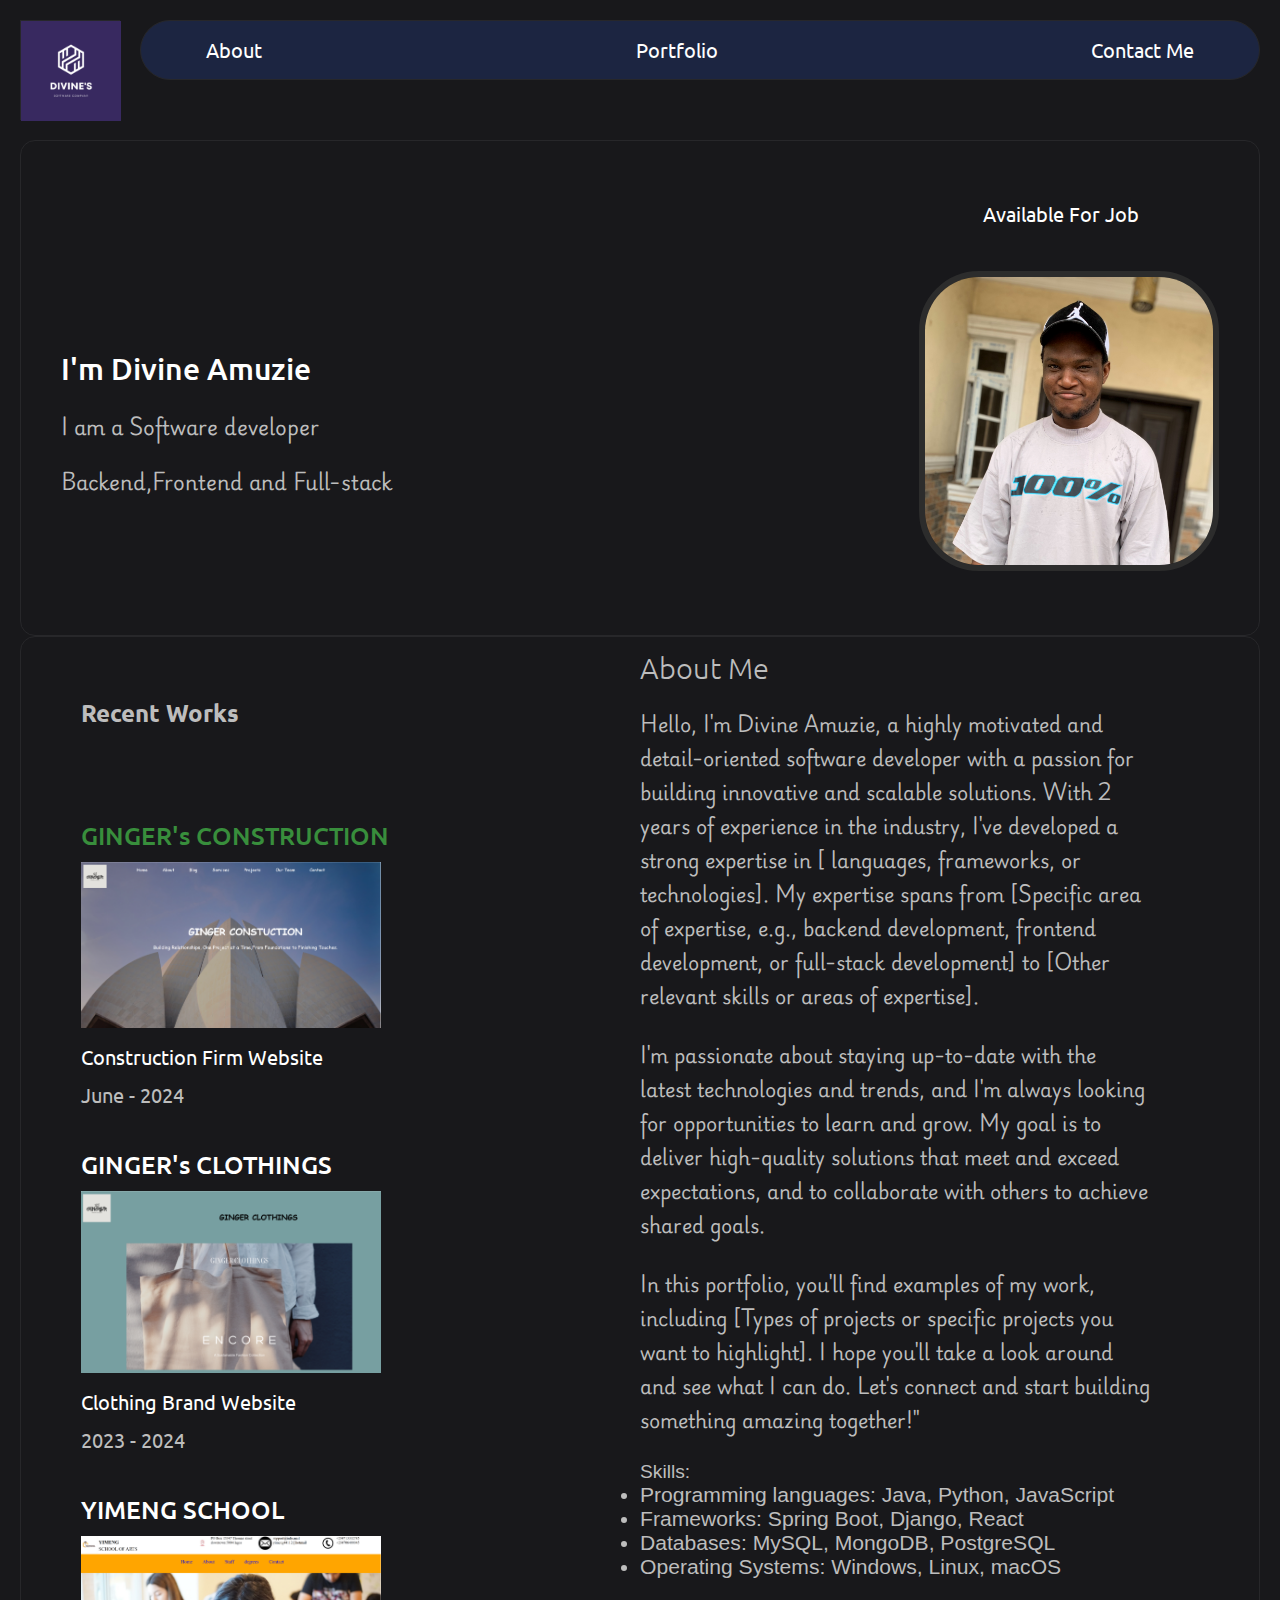
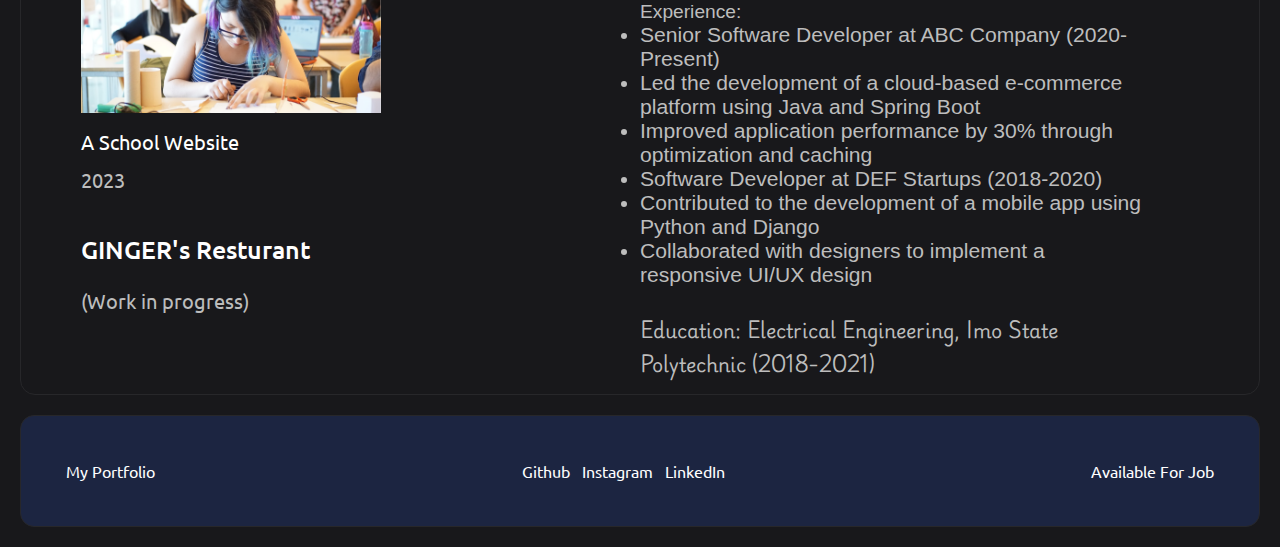
<file: index.html>
<!Doctype HTML>
<html>
	
	<head>
			<meta charset="UTF-8">
			<meta name="veiwport" content="width=device-width,
			 inital-scale=1.0">
			 <title>My Portfolio</title>
			 <link href="mainsheet.css" rel="stylesheet">
			 <style type="text/css">
			 
			 
			
			@import url('https://fonts.googleapis.com/css2?family=Playwrite+DE+Grund:wght@300&display=swap');
			
			@import url('https://fonts.googleapis.com/css2?family=Playwrite+DE+Grund:wght@100&display=swap');



			@import url('https://fonts.googleapis.com/css2?family=Ubuntu:ital,wght@0,300;0,400;0,500;0,700;1,300;1,400;1,500;1,700&display=swap');
			 
			 
					
					
					
			
			
			  
			 </style>
	</head>
	<body>
			<div class="nav" id="nav">
					<div class="logo">		
						<a href="#"><img src="images/logo1.png" width="100px" alt="my logo"></a>
					</div>
					<div class="links">
						<a href="#about">About</a>
						<a href="#nav">Portfolio</a>
						<a href="#footer">Contact Me</a>
						
					</div>
			
			</div>
	
			<div class="about">
				 <div class="left">
						<div class="info">
							<h2>I'm Divine Amuzie</h2>
							 <p>I am a Software developer</p>
							 <p> Backend,Frontend and Full-stack </p>
							 
						</div>
				 </div>
				 <div class="right">
							<a href="#" class="line">Available For Job</a>
							<img src="images/divine.png" alt="my picture">
				 </div>
				 </div>
				 
				 <div class="works">
						<div class="left">
							<h3>Recent Works</h3>
							<div class="works-list">
								<div class="item">
									<div class="work-info">
									<h5 class="active">GINGER's CONSTRUCTION</h5>
									<img src="images/gin_con.png" width="300px" alt="a constuction website">
									<p><a href="gin_construction_project/home.html">Construction Firm Website</a></p>
									<p>June - 2024</p>
								</div>
							</div>
								<div class="item">
									<div class="work-info">
									<h5>GINGER's CLOTHINGS</h5>
									<img src="images/gin_cloth.png" width="300px" alt="a clothing website">
									<p><a href="gin_clothing_project/ginger.html">Clothing Brand Website</a></p>
									<p>2023 - 2024</p>
								</div>
							</div>
							<div class="item">
									<div class="work-info">
									<h5>YIMENG SCHOOL</h5>
									<img src="images/yin.png" width="300px" alt="a school website">
									<p> <a href="yimeng_school_project/homepage.html">A School Website</a> </p>
									<p>2023</p>
									</div>
							</div>
							<div class="item">
									<div class="work-info">
									<h5>GINGER's Resturant</h5>
									<p>(Work in progress)</p>
									
								</div>
							</div>
					  </div>
				 </div>
				 
				 
			<div class="footer" id="footer">
				<a href="#nav">My Portfolio</a>
				<div class="socials">
						<a href="#">Github</a>
						<a href="#">Instagram</a>
						<a href="#">LinkedIn</a>
				</div>
					
					<a href="#" class="online">Available For Job</a>
			
			</div>
			
			
			<div class="about2" id="about">
			<h1>About Me</h1>
			<p>Hello, I'm Divine Amuzie, a highly motivated and detail-oriented software developer with a passion
				for building innovative and scalable solutions. With 2 years of experience in the industry, 
				I've developed a strong expertise in [ languages, frameworks, or technologies].
				My expertise spans from [Specific area of expertise, e.g., 
				backend development, frontend development, or full-stack development] to 
				[Other relevant skills or areas of expertise].</p><br>
			<P>I'm passionate about staying up-to-date with the latest technologies and trends, 
			and I'm always looking for opportunities to learn and grow. 
			My goal is to deliver high-quality solutions that meet and exceed expectations, 
			and to collaborate with others to achieve shared goals.</p><br>
			<p>In this portfolio, you'll find examples of my work, 
			including [Types of projects or specific projects you want to highlight]. 
			I hope you'll take a look around and see what I can do. 
			Let's connect and start building something amazing together!"</p><br>
			<ul>Skills:
 			<li>Programming languages: Java, Python, JavaScript</li>
 			<li>Frameworks: Spring Boot, Django, React</li>
 			<li>Databases: MySQL, MongoDB, PostgreSQL</li>
 			<li>Operating Systems: Windows, Linux, macOS</li><br>
			</ul>
			<ul>Experience:
			<li>Senior Software Developer at ABC Company (2020-Present)</li>
			<li>Led the development of a cloud-based e-commerce platform using Java and Spring Boot</li>
     		<li>Improved application performance by 30% through optimization and caching</li>
			<li>Software Developer at DEF Startups (2018-2020)</li>
     		<li>Contributed to the development of a mobile app using Python and Django</li>
     		<li>Collaborated with designers to implement a responsive UI/UX design</li>	
			</ul><br>
			<p>Education:
			Electrical Engineering, Imo State Polytechnic (2018-2021)</p>
			</div>
	
	</body>


















</html>
</file>
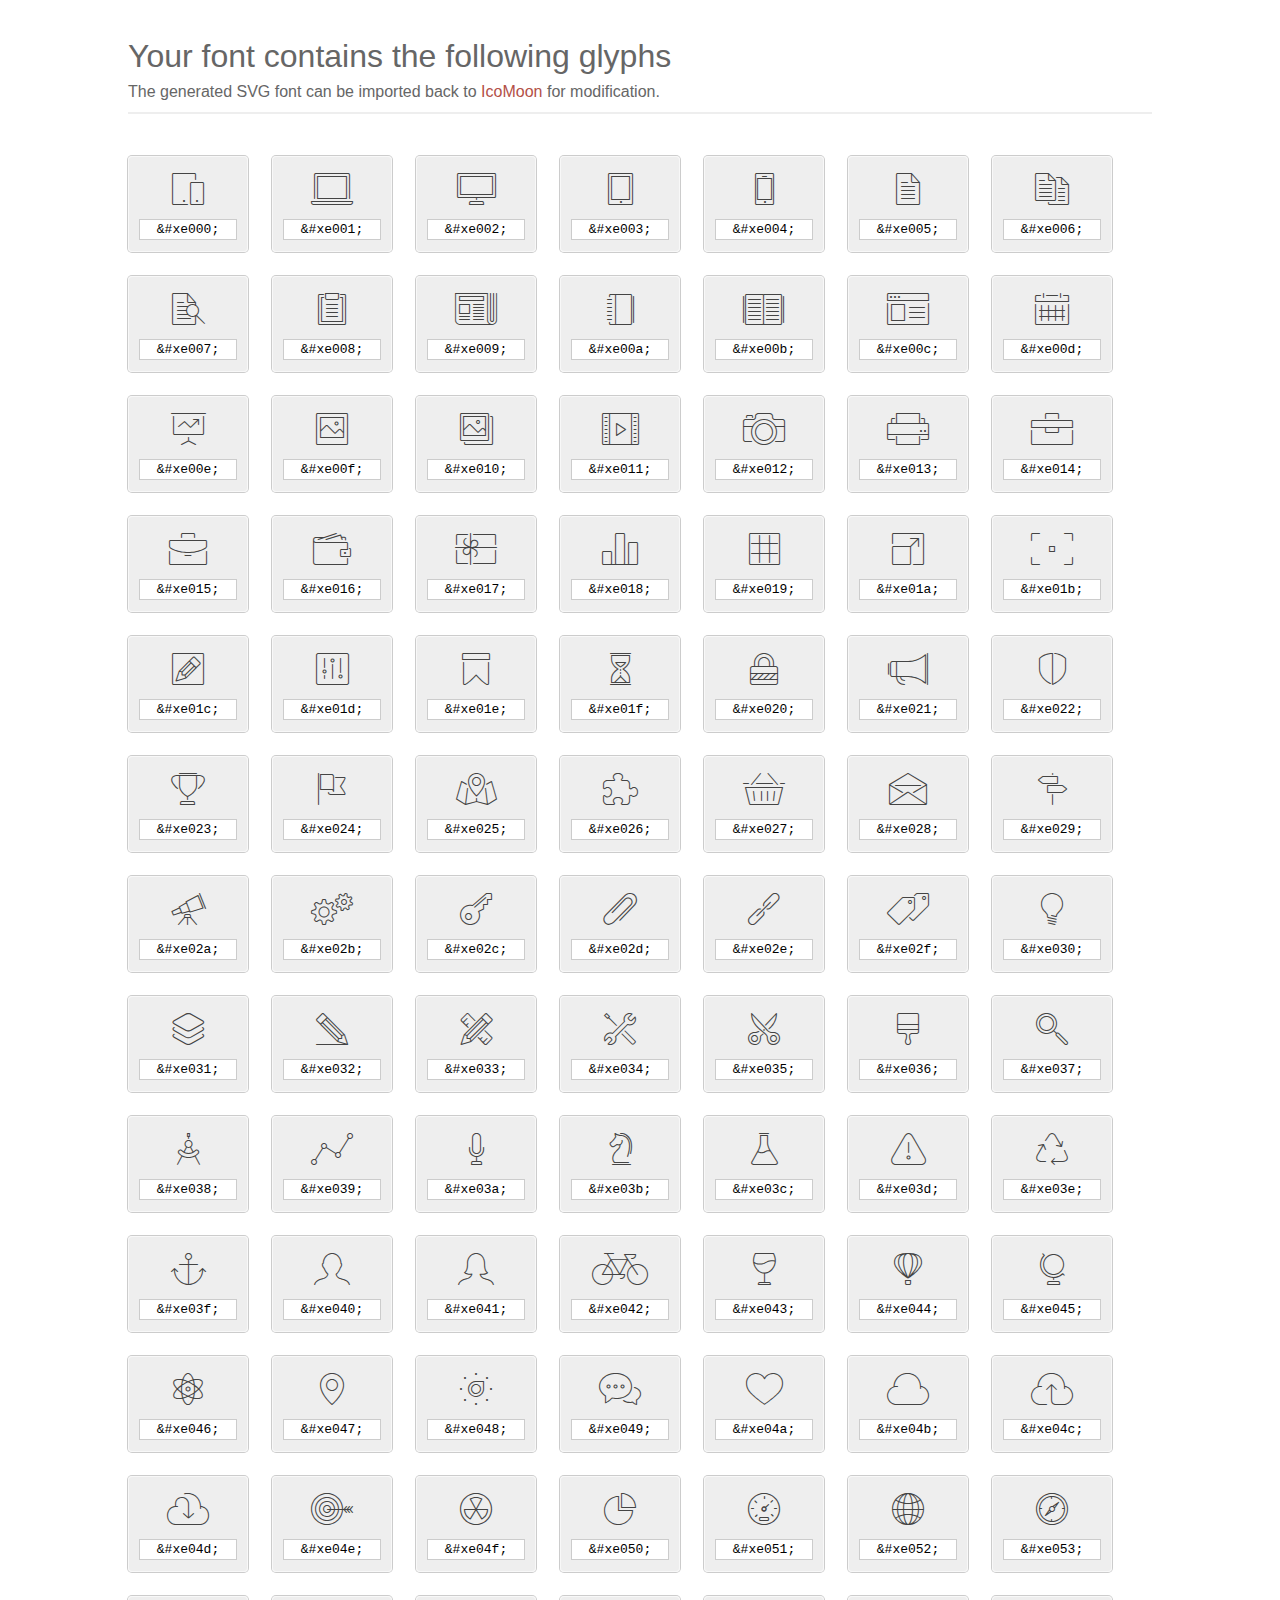
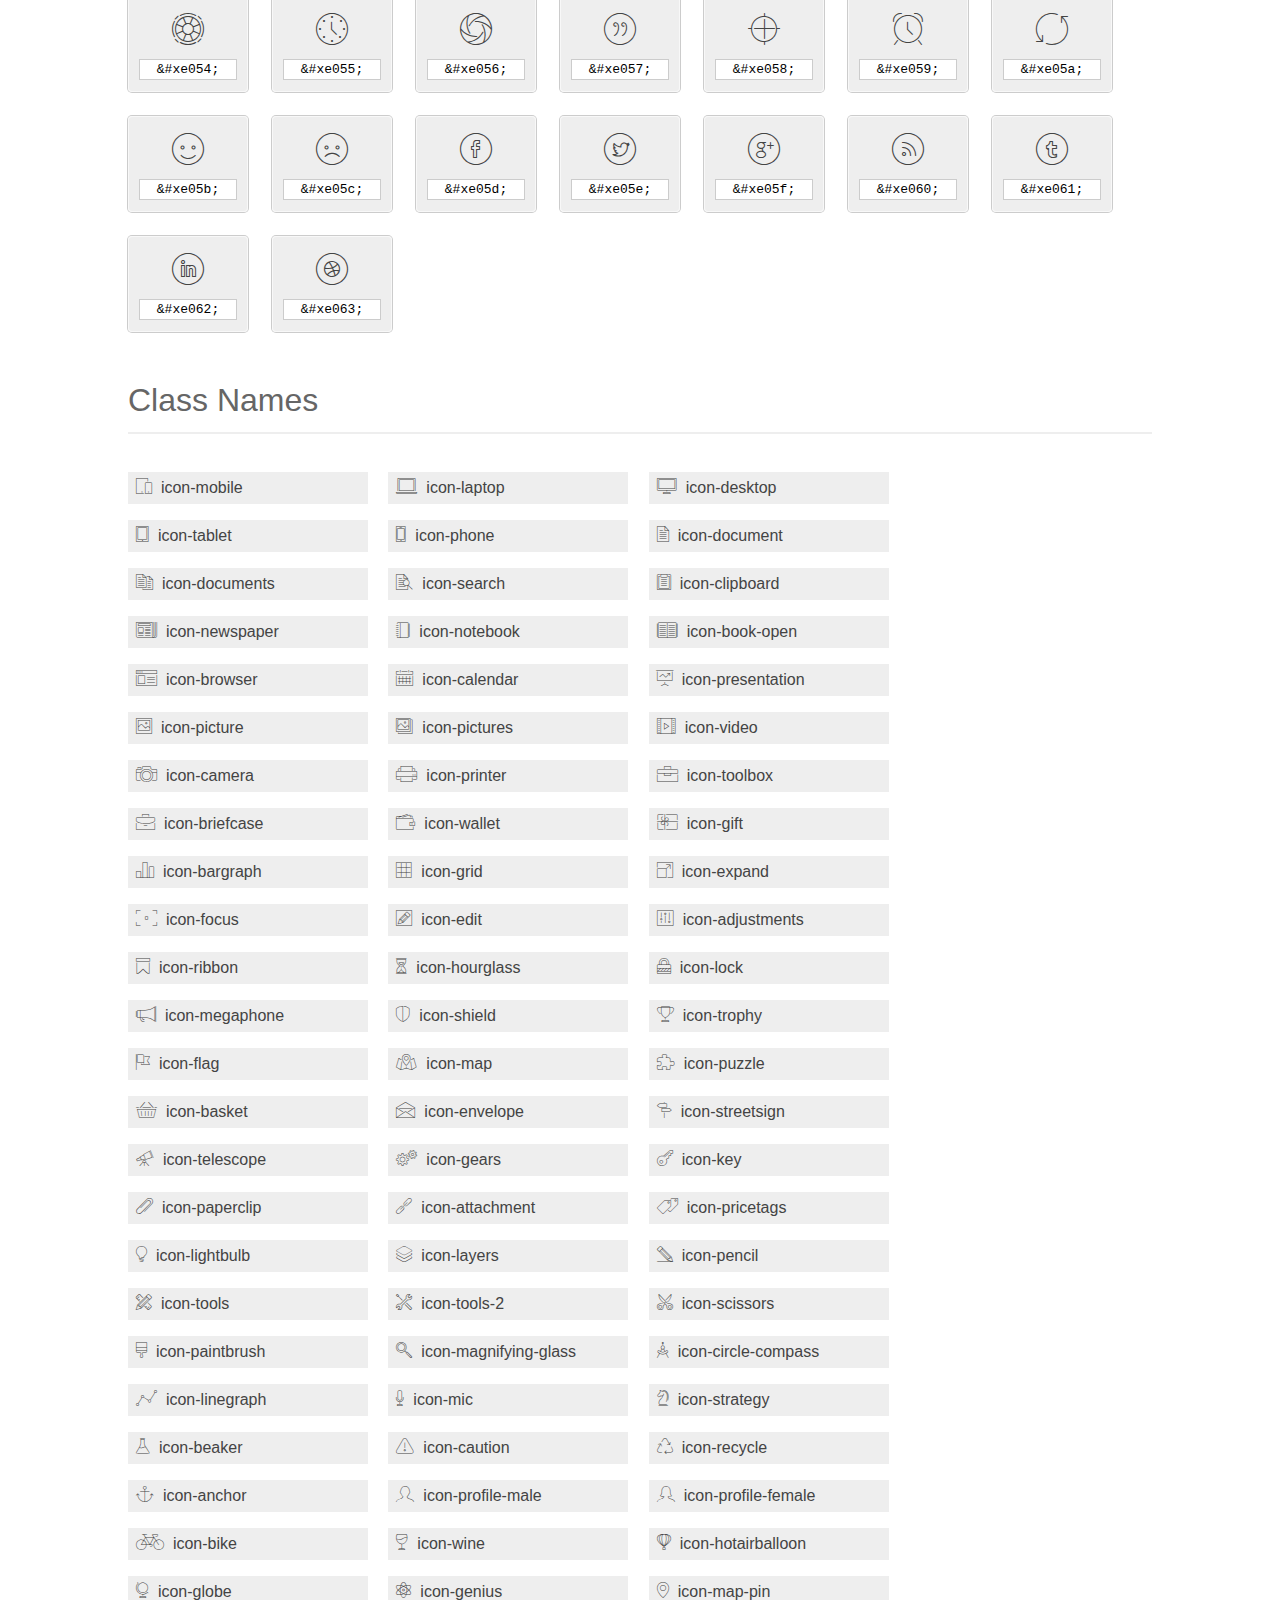
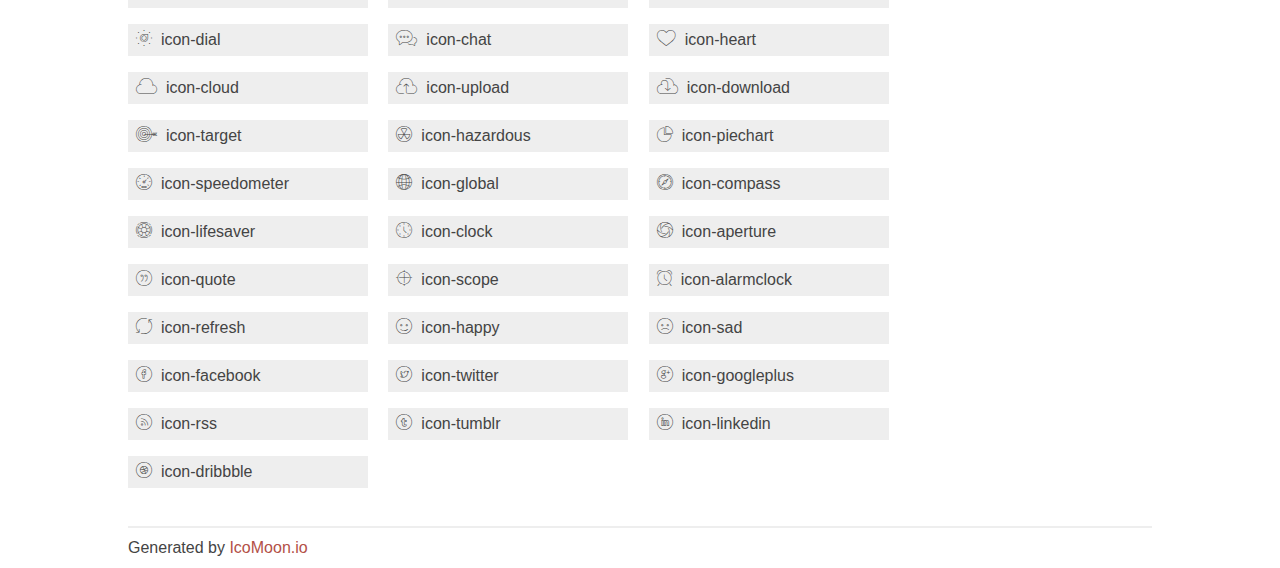
<file: fonts/et-line-font/index.html>
<!doctype html>
<html>
<head>
<title>Your Font/Glyphs</title>
<link rel="stylesheet" href="style.css" />
<!--[if lte IE 7]><script src="lte-ie7.js"></script><![endif]-->
<style>
	section, header, footer {display: block;}
	body {
		font-family: sans-serif;
		color: #444;
		line-height: 1.5;
		font-size: 1em;
	}
	* {
		-moz-box-sizing: border-box;
		-webkit-box-sizing: border-box;
		box-sizing: border-box;
		margin: 0;
		padding: 0;
	}
	.glyph {
		font-size: 16px;
		float: left;
		text-align: center;
		background: #eee;
		padding: .75em;
		margin: .75em 1.5em .75em 0;
		width: 7.5em;
		border-radius: .25em;
		box-shadow: inset 0 0 0 1px #f8f8f8, 0 0 0 1px #CCC;
	}
	.glyph input {
		font-family: consolas, monospace;
		font-size: 13px;
		width: 100%;
		text-align: center;
		border: 0;
		box-shadow: 0 0 0 1px #ccc;
		padding: .125em;
	}
	.w-main {
		width: 80%;
	}
	.centered {
		margin-left: auto;
		margin-right: auto;
	}
	.fs1 {
		font-size: 2em;
	}
	header {
		margin: 2em 0;
		padding-bottom: .5em;
		color: #666;
		box-shadow: 0 2px #eee;
	}
	header h1 {
		font-size: 2em;
		font-weight: normal;
	}
	.clearfix:before, .clearfix:after { content: ""; display: table; }
	.clearfix:after, .clear { clear: both; }
	footer {
		margin-top: 2em;
		padding: .5em 0;
		box-shadow: 0 -2px #eee;
	}
	a, a:visited {
		color: #B35047;
		text-decoration: none;
	}
	a:hover, a:focus {color: #000;}
	.box1 {
		font-size: 16px;
		display: inline-block;
		width: 15em;
		padding: .25em .5em;
		background: #eee;
		margin: .5em 1em .5em 0;
	}
</style>
</head>
<body>
	<div class="w-main centered">
	<section class="mtm clearfix" id="glyphs">
	<header>
		<h1>Your font contains the following glyphs</h1>
		<p>The generated SVG font can be imported back to <a href="http://icomoon.io/app">IcoMoon</a> for modification.</p>
	</header>
	<div class="glyph">
		<div class="fs1" aria-hidden="true" data-icon="&#xe000;"></div>
		<input type="text" readonly="readonly" value="&amp;#xe000;" />
	</div>
	<div class="glyph">
		<div class="fs1" aria-hidden="true" data-icon="&#xe001;"></div>
		<input type="text" readonly="readonly" value="&amp;#xe001;" />
	</div>
	<div class="glyph">
		<div class="fs1" aria-hidden="true" data-icon="&#xe002;"></div>
		<input type="text" readonly="readonly" value="&amp;#xe002;" />
	</div>
	<div class="glyph">
		<div class="fs1" aria-hidden="true" data-icon="&#xe003;"></div>
		<input type="text" readonly="readonly" value="&amp;#xe003;" />
	</div>
	<div class="glyph">
		<div class="fs1" aria-hidden="true" data-icon="&#xe004;"></div>
		<input type="text" readonly="readonly" value="&amp;#xe004;" />
	</div>
	<div class="glyph">
		<div class="fs1" aria-hidden="true" data-icon="&#xe005;"></div>
		<input type="text" readonly="readonly" value="&amp;#xe005;" />
	</div>
	<div class="glyph">
		<div class="fs1" aria-hidden="true" data-icon="&#xe006;"></div>
		<input type="text" readonly="readonly" value="&amp;#xe006;" />
	</div>
	<div class="glyph">
		<div class="fs1" aria-hidden="true" data-icon="&#xe007;"></div>
		<input type="text" readonly="readonly" value="&amp;#xe007;" />
	</div>
	<div class="glyph">
		<div class="fs1" aria-hidden="true" data-icon="&#xe008;"></div>
		<input type="text" readonly="readonly" value="&amp;#xe008;" />
	</div>
	<div class="glyph">
		<div class="fs1" aria-hidden="true" data-icon="&#xe009;"></div>
		<input type="text" readonly="readonly" value="&amp;#xe009;" />
	</div>
	<div class="glyph">
		<div class="fs1" aria-hidden="true" data-icon="&#xe00a;"></div>
		<input type="text" readonly="readonly" value="&amp;#xe00a;" />
	</div>
	<div class="glyph">
		<div class="fs1" aria-hidden="true" data-icon="&#xe00b;"></div>
		<input type="text" readonly="readonly" value="&amp;#xe00b;" />
	</div>
	<div class="glyph">
		<div class="fs1" aria-hidden="true" data-icon="&#xe00c;"></div>
		<input type="text" readonly="readonly" value="&amp;#xe00c;" />
	</div>
	<div class="glyph">
		<div class="fs1" aria-hidden="true" data-icon="&#xe00d;"></div>
		<input type="text" readonly="readonly" value="&amp;#xe00d;" />
	</div>
	<div class="glyph">
		<div class="fs1" aria-hidden="true" data-icon="&#xe00e;"></div>
		<input type="text" readonly="readonly" value="&amp;#xe00e;" />
	</div>
	<div class="glyph">
		<div class="fs1" aria-hidden="true" data-icon="&#xe00f;"></div>
		<input type="text" readonly="readonly" value="&amp;#xe00f;" />
	</div>
	<div class="glyph">
		<div class="fs1" aria-hidden="true" data-icon="&#xe010;"></div>
		<input type="text" readonly="readonly" value="&amp;#xe010;" />
	</div>
	<div class="glyph">
		<div class="fs1" aria-hidden="true" data-icon="&#xe011;"></div>
		<input type="text" readonly="readonly" value="&amp;#xe011;" />
	</div>
	<div class="glyph">
		<div class="fs1" aria-hidden="true" data-icon="&#xe012;"></div>
		<input type="text" readonly="readonly" value="&amp;#xe012;" />
	</div>
	<div class="glyph">
		<div class="fs1" aria-hidden="true" data-icon="&#xe013;"></div>
		<input type="text" readonly="readonly" value="&amp;#xe013;" />
	</div>
	<div class="glyph">
		<div class="fs1" aria-hidden="true" data-icon="&#xe014;"></div>
		<input type="text" readonly="readonly" value="&amp;#xe014;" />
	</div>
	<div class="glyph">
		<div class="fs1" aria-hidden="true" data-icon="&#xe015;"></div>
		<input type="text" readonly="readonly" value="&amp;#xe015;" />
	</div>
	<div class="glyph">
		<div class="fs1" aria-hidden="true" data-icon="&#xe016;"></div>
		<input type="text" readonly="readonly" value="&amp;#xe016;" />
	</div>
	<div class="glyph">
		<div class="fs1" aria-hidden="true" data-icon="&#xe017;"></div>
		<input type="text" readonly="readonly" value="&amp;#xe017;" />
	</div>
	<div class="glyph">
		<div class="fs1" aria-hidden="true" data-icon="&#xe018;"></div>
		<input type="text" readonly="readonly" value="&amp;#xe018;" />
	</div>
	<div class="glyph">
		<div class="fs1" aria-hidden="true" data-icon="&#xe019;"></div>
		<input type="text" readonly="readonly" value="&amp;#xe019;" />
	</div>
	<div class="glyph">
		<div class="fs1" aria-hidden="true" data-icon="&#xe01a;"></div>
		<input type="text" readonly="readonly" value="&amp;#xe01a;" />
	</div>
	<div class="glyph">
		<div class="fs1" aria-hidden="true" data-icon="&#xe01b;"></div>
		<input type="text" readonly="readonly" value="&amp;#xe01b;" />
	</div>
	<div class="glyph">
		<div class="fs1" aria-hidden="true" data-icon="&#xe01c;"></div>
		<input type="text" readonly="readonly" value="&amp;#xe01c;" />
	</div>
	<div class="glyph">
		<div class="fs1" aria-hidden="true" data-icon="&#xe01d;"></div>
		<input type="text" readonly="readonly" value="&amp;#xe01d;" />
	</div>
	<div class="glyph">
		<div class="fs1" aria-hidden="true" data-icon="&#xe01e;"></div>
		<input type="text" readonly="readonly" value="&amp;#xe01e;" />
	</div>
	<div class="glyph">
		<div class="fs1" aria-hidden="true" data-icon="&#xe01f;"></div>
		<input type="text" readonly="readonly" value="&amp;#xe01f;" />
	</div>
	<div class="glyph">
		<div class="fs1" aria-hidden="true" data-icon="&#xe020;"></div>
		<input type="text" readonly="readonly" value="&amp;#xe020;" />
	</div>
	<div class="glyph">
		<div class="fs1" aria-hidden="true" data-icon="&#xe021;"></div>
		<input type="text" readonly="readonly" value="&amp;#xe021;" />
	</div>
	<div class="glyph">
		<div class="fs1" aria-hidden="true" data-icon="&#xe022;"></div>
		<input type="text" readonly="readonly" value="&amp;#xe022;" />
	</div>
	<div class="glyph">
		<div class="fs1" aria-hidden="true" data-icon="&#xe023;"></div>
		<input type="text" readonly="readonly" value="&amp;#xe023;" />
	</div>
	<div class="glyph">
		<div class="fs1" aria-hidden="true" data-icon="&#xe024;"></div>
		<input type="text" readonly="readonly" value="&amp;#xe024;" />
	</div>
	<div class="glyph">
		<div class="fs1" aria-hidden="true" data-icon="&#xe025;"></div>
		<input type="text" readonly="readonly" value="&amp;#xe025;" />
	</div>
	<div class="glyph">
		<div class="fs1" aria-hidden="true" data-icon="&#xe026;"></div>
		<input type="text" readonly="readonly" value="&amp;#xe026;" />
	</div>
	<div class="glyph">
		<div class="fs1" aria-hidden="true" data-icon="&#xe027;"></div>
		<input type="text" readonly="readonly" value="&amp;#xe027;" />
	</div>
	<div class="glyph">
		<div class="fs1" aria-hidden="true" data-icon="&#xe028;"></div>
		<input type="text" readonly="readonly" value="&amp;#xe028;" />
	</div>
	<div class="glyph">
		<div class="fs1" aria-hidden="true" data-icon="&#xe029;"></div>
		<input type="text" readonly="readonly" value="&amp;#xe029;" />
	</div>
	<div class="glyph">
		<div class="fs1" aria-hidden="true" data-icon="&#xe02a;"></div>
		<input type="text" readonly="readonly" value="&amp;#xe02a;" />
	</div>
	<div class="glyph">
		<div class="fs1" aria-hidden="true" data-icon="&#xe02b;"></div>
		<input type="text" readonly="readonly" value="&amp;#xe02b;" />
	</div>
	<div class="glyph">
		<div class="fs1" aria-hidden="true" data-icon="&#xe02c;"></div>
		<input type="text" readonly="readonly" value="&amp;#xe02c;" />
	</div>
	<div class="glyph">
		<div class="fs1" aria-hidden="true" data-icon="&#xe02d;"></div>
		<input type="text" readonly="readonly" value="&amp;#xe02d;" />
	</div>
	<div class="glyph">
		<div class="fs1" aria-hidden="true" data-icon="&#xe02e;"></div>
		<input type="text" readonly="readonly" value="&amp;#xe02e;" />
	</div>
	<div class="glyph">
		<div class="fs1" aria-hidden="true" data-icon="&#xe02f;"></div>
		<input type="text" readonly="readonly" value="&amp;#xe02f;" />
	</div>
	<div class="glyph">
		<div class="fs1" aria-hidden="true" data-icon="&#xe030;"></div>
		<input type="text" readonly="readonly" value="&amp;#xe030;" />
	</div>
	<div class="glyph">
		<div class="fs1" aria-hidden="true" data-icon="&#xe031;"></div>
		<input type="text" readonly="readonly" value="&amp;#xe031;" />
	</div>
	<div class="glyph">
		<div class="fs1" aria-hidden="true" data-icon="&#xe032;"></div>
		<input type="text" readonly="readonly" value="&amp;#xe032;" />
	</div>
	<div class="glyph">
		<div class="fs1" aria-hidden="true" data-icon="&#xe033;"></div>
		<input type="text" readonly="readonly" value="&amp;#xe033;" />
	</div>
	<div class="glyph">
		<div class="fs1" aria-hidden="true" data-icon="&#xe034;"></div>
		<input type="text" readonly="readonly" value="&amp;#xe034;" />
	</div>
	<div class="glyph">
		<div class="fs1" aria-hidden="true" data-icon="&#xe035;"></div>
		<input type="text" readonly="readonly" value="&amp;#xe035;" />
	</div>
	<div class="glyph">
		<div class="fs1" aria-hidden="true" data-icon="&#xe036;"></div>
		<input type="text" readonly="readonly" value="&amp;#xe036;" />
	</div>
	<div class="glyph">
		<div class="fs1" aria-hidden="true" data-icon="&#xe037;"></div>
		<input type="text" readonly="readonly" value="&amp;#xe037;" />
	</div>
	<div class="glyph">
		<div class="fs1" aria-hidden="true" data-icon="&#xe038;"></div>
		<input type="text" readonly="readonly" value="&amp;#xe038;" />
	</div>
	<div class="glyph">
		<div class="fs1" aria-hidden="true" data-icon="&#xe039;"></div>
		<input type="text" readonly="readonly" value="&amp;#xe039;" />
	</div>
	<div class="glyph">
		<div class="fs1" aria-hidden="true" data-icon="&#xe03a;"></div>
		<input type="text" readonly="readonly" value="&amp;#xe03a;" />
	</div>
	<div class="glyph">
		<div class="fs1" aria-hidden="true" data-icon="&#xe03b;"></div>
		<input type="text" readonly="readonly" value="&amp;#xe03b;" />
	</div>
	<div class="glyph">
		<div class="fs1" aria-hidden="true" data-icon="&#xe03c;"></div>
		<input type="text" readonly="readonly" value="&amp;#xe03c;" />
	</div>
	<div class="glyph">
		<div class="fs1" aria-hidden="true" data-icon="&#xe03d;"></div>
		<input type="text" readonly="readonly" value="&amp;#xe03d;" />
	</div>
	<div class="glyph">
		<div class="fs1" aria-hidden="true" data-icon="&#xe03e;"></div>
		<input type="text" readonly="readonly" value="&amp;#xe03e;" />
	</div>
	<div class="glyph">
		<div class="fs1" aria-hidden="true" data-icon="&#xe03f;"></div>
		<input type="text" readonly="readonly" value="&amp;#xe03f;" />
	</div>
	<div class="glyph">
		<div class="fs1" aria-hidden="true" data-icon="&#xe040;"></div>
		<input type="text" readonly="readonly" value="&amp;#xe040;" />
	</div>
	<div class="glyph">
		<div class="fs1" aria-hidden="true" data-icon="&#xe041;"></div>
		<input type="text" readonly="readonly" value="&amp;#xe041;" />
	</div>
	<div class="glyph">
		<div class="fs1" aria-hidden="true" data-icon="&#xe042;"></div>
		<input type="text" readonly="readonly" value="&amp;#xe042;" />
	</div>
	<div class="glyph">
		<div class="fs1" aria-hidden="true" data-icon="&#xe043;"></div>
		<input type="text" readonly="readonly" value="&amp;#xe043;" />
	</div>
	<div class="glyph">
		<div class="fs1" aria-hidden="true" data-icon="&#xe044;"></div>
		<input type="text" readonly="readonly" value="&amp;#xe044;" />
	</div>
	<div class="glyph">
		<div class="fs1" aria-hidden="true" data-icon="&#xe045;"></div>
		<input type="text" readonly="readonly" value="&amp;#xe045;" />
	</div>
	<div class="glyph">
		<div class="fs1" aria-hidden="true" data-icon="&#xe046;"></div>
		<input type="text" readonly="readonly" value="&amp;#xe046;" />
	</div>
	<div class="glyph">
		<div class="fs1" aria-hidden="true" data-icon="&#xe047;"></div>
		<input type="text" readonly="readonly" value="&amp;#xe047;" />
	</div>
	<div class="glyph">
		<div class="fs1" aria-hidden="true" data-icon="&#xe048;"></div>
		<input type="text" readonly="readonly" value="&amp;#xe048;" />
	</div>
	<div class="glyph">
		<div class="fs1" aria-hidden="true" data-icon="&#xe049;"></div>
		<input type="text" readonly="readonly" value="&amp;#xe049;" />
	</div>
	<div class="glyph">
		<div class="fs1" aria-hidden="true" data-icon="&#xe04a;"></div>
		<input type="text" readonly="readonly" value="&amp;#xe04a;" />
	</div>
	<div class="glyph">
		<div class="fs1" aria-hidden="true" data-icon="&#xe04b;"></div>
		<input type="text" readonly="readonly" value="&amp;#xe04b;" />
	</div>
	<div class="glyph">
		<div class="fs1" aria-hidden="true" data-icon="&#xe04c;"></div>
		<input type="text" readonly="readonly" value="&amp;#xe04c;" />
	</div>
	<div class="glyph">
		<div class="fs1" aria-hidden="true" data-icon="&#xe04d;"></div>
		<input type="text" readonly="readonly" value="&amp;#xe04d;" />
	</div>
	<div class="glyph">
		<div class="fs1" aria-hidden="true" data-icon="&#xe04e;"></div>
		<input type="text" readonly="readonly" value="&amp;#xe04e;" />
	</div>
	<div class="glyph">
		<div class="fs1" aria-hidden="true" data-icon="&#xe04f;"></div>
		<input type="text" readonly="readonly" value="&amp;#xe04f;" />
	</div>
	<div class="glyph">
		<div class="fs1" aria-hidden="true" data-icon="&#xe050;"></div>
		<input type="text" readonly="readonly" value="&amp;#xe050;" />
	</div>
	<div class="glyph">
		<div class="fs1" aria-hidden="true" data-icon="&#xe051;"></div>
		<input type="text" readonly="readonly" value="&amp;#xe051;" />
	</div>
	<div class="glyph">
		<div class="fs1" aria-hidden="true" data-icon="&#xe052;"></div>
		<input type="text" readonly="readonly" value="&amp;#xe052;" />
	</div>
	<div class="glyph">
		<div class="fs1" aria-hidden="true" data-icon="&#xe053;"></div>
		<input type="text" readonly="readonly" value="&amp;#xe053;" />
	</div>
	<div class="glyph">
		<div class="fs1" aria-hidden="true" data-icon="&#xe054;"></div>
		<input type="text" readonly="readonly" value="&amp;#xe054;" />
	</div>
	<div class="glyph">
		<div class="fs1" aria-hidden="true" data-icon="&#xe055;"></div>
		<input type="text" readonly="readonly" value="&amp;#xe055;" />
	</div>
	<div class="glyph">
		<div class="fs1" aria-hidden="true" data-icon="&#xe056;"></div>
		<input type="text" readonly="readonly" value="&amp;#xe056;" />
	</div>
	<div class="glyph">
		<div class="fs1" aria-hidden="true" data-icon="&#xe057;"></div>
		<input type="text" readonly="readonly" value="&amp;#xe057;" />
	</div>
	<div class="glyph">
		<div class="fs1" aria-hidden="true" data-icon="&#xe058;"></div>
		<input type="text" readonly="readonly" value="&amp;#xe058;" />
	</div>
	<div class="glyph">
		<div class="fs1" aria-hidden="true" data-icon="&#xe059;"></div>
		<input type="text" readonly="readonly" value="&amp;#xe059;" />
	</div>
	<div class="glyph">
		<div class="fs1" aria-hidden="true" data-icon="&#xe05a;"></div>
		<input type="text" readonly="readonly" value="&amp;#xe05a;" />
	</div>
	<div class="glyph">
		<div class="fs1" aria-hidden="true" data-icon="&#xe05b;"></div>
		<input type="text" readonly="readonly" value="&amp;#xe05b;" />
	</div>
	<div class="glyph">
		<div class="fs1" aria-hidden="true" data-icon="&#xe05c;"></div>
		<input type="text" readonly="readonly" value="&amp;#xe05c;" />
	</div>
	<div class="glyph">
		<div class="fs1" aria-hidden="true" data-icon="&#xe05d;"></div>
		<input type="text" readonly="readonly" value="&amp;#xe05d;" />
	</div>
	<div class="glyph">
		<div class="fs1" aria-hidden="true" data-icon="&#xe05e;"></div>
		<input type="text" readonly="readonly" value="&amp;#xe05e;" />
	</div>
	<div class="glyph">
		<div class="fs1" aria-hidden="true" data-icon="&#xe05f;"></div>
		<input type="text" readonly="readonly" value="&amp;#xe05f;" />
	</div>
	<div class="glyph">
		<div class="fs1" aria-hidden="true" data-icon="&#xe060;"></div>
		<input type="text" readonly="readonly" value="&amp;#xe060;" />
	</div>
	<div class="glyph">
		<div class="fs1" aria-hidden="true" data-icon="&#xe061;"></div>
		<input type="text" readonly="readonly" value="&amp;#xe061;" />
	</div>
	<div class="glyph">
		<div class="fs1" aria-hidden="true" data-icon="&#xe062;"></div>
		<input type="text" readonly="readonly" value="&amp;#xe062;" />
	</div>
	<div class="glyph">
		<div class="fs1" aria-hidden="true" data-icon="&#xe063;"></div>
		<input type="text" readonly="readonly" value="&amp;#xe063;" />
	</div>
	</section>
	<div class="clear"></div>
	<section class="mtm clearfix" id="glyphs">
	<header>
		<h1>Class Names</h1>
	</header>
	<span class="box1">
		<span aria-hidden="true" class="icon-mobile"></span>
		&nbsp;icon-mobile
	</span>
	<span class="box1">
		<span aria-hidden="true" class="icon-laptop"></span>
		&nbsp;icon-laptop
	</span>
	<span class="box1">
		<span aria-hidden="true" class="icon-desktop"></span>
		&nbsp;icon-desktop
	</span>
	<span class="box1">
		<span aria-hidden="true" class="icon-tablet"></span>
		&nbsp;icon-tablet
	</span>
	<span class="box1">
		<span aria-hidden="true" class="icon-phone"></span>
		&nbsp;icon-phone
	</span>
	<span class="box1">
		<span aria-hidden="true" class="icon-document"></span>
		&nbsp;icon-document
	</span>
	<span class="box1">
		<span aria-hidden="true" class="icon-documents"></span>
		&nbsp;icon-documents
	</span>
	<span class="box1">
		<span aria-hidden="true" class="icon-search"></span>
		&nbsp;icon-search
	</span>
	<span class="box1">
		<span aria-hidden="true" class="icon-clipboard"></span>
		&nbsp;icon-clipboard
	</span>
	<span class="box1">
		<span aria-hidden="true" class="icon-newspaper"></span>
		&nbsp;icon-newspaper
	</span>
	<span class="box1">
		<span aria-hidden="true" class="icon-notebook"></span>
		&nbsp;icon-notebook
	</span>
	<span class="box1">
		<span aria-hidden="true" class="icon-book-open"></span>
		&nbsp;icon-book-open
	</span>
	<span class="box1">
		<span aria-hidden="true" class="icon-browser"></span>
		&nbsp;icon-browser
	</span>
	<span class="box1">
		<span aria-hidden="true" class="icon-calendar"></span>
		&nbsp;icon-calendar
	</span>
	<span class="box1">
		<span aria-hidden="true" class="icon-presentation"></span>
		&nbsp;icon-presentation
	</span>
	<span class="box1">
		<span aria-hidden="true" class="icon-picture"></span>
		&nbsp;icon-picture
	</span>
	<span class="box1">
		<span aria-hidden="true" class="icon-pictures"></span>
		&nbsp;icon-pictures
	</span>
	<span class="box1">
		<span aria-hidden="true" class="icon-video"></span>
		&nbsp;icon-video
	</span>
	<span class="box1">
		<span aria-hidden="true" class="icon-camera"></span>
		&nbsp;icon-camera
	</span>
	<span class="box1">
		<span aria-hidden="true" class="icon-printer"></span>
		&nbsp;icon-printer
	</span>
	<span class="box1">
		<span aria-hidden="true" class="icon-toolbox"></span>
		&nbsp;icon-toolbox
	</span>
	<span class="box1">
		<span aria-hidden="true" class="icon-briefcase"></span>
		&nbsp;icon-briefcase
	</span>
	<span class="box1">
		<span aria-hidden="true" class="icon-wallet"></span>
		&nbsp;icon-wallet
	</span>
	<span class="box1">
		<span aria-hidden="true" class="icon-gift"></span>
		&nbsp;icon-gift
	</span>
	<span class="box1">
		<span aria-hidden="true" class="icon-bargraph"></span>
		&nbsp;icon-bargraph
	</span>
	<span class="box1">
		<span aria-hidden="true" class="icon-grid"></span>
		&nbsp;icon-grid
	</span>
	<span class="box1">
		<span aria-hidden="true" class="icon-expand"></span>
		&nbsp;icon-expand
	</span>
	<span class="box1">
		<span aria-hidden="true" class="icon-focus"></span>
		&nbsp;icon-focus
	</span>
	<span class="box1">
		<span aria-hidden="true" class="icon-edit"></span>
		&nbsp;icon-edit
	</span>
	<span class="box1">
		<span aria-hidden="true" class="icon-adjustments"></span>
		&nbsp;icon-adjustments
	</span>
	<span class="box1">
		<span aria-hidden="true" class="icon-ribbon"></span>
		&nbsp;icon-ribbon
	</span>
	<span class="box1">
		<span aria-hidden="true" class="icon-hourglass"></span>
		&nbsp;icon-hourglass
	</span>
	<span class="box1">
		<span aria-hidden="true" class="icon-lock"></span>
		&nbsp;icon-lock
	</span>
	<span class="box1">
		<span aria-hidden="true" class="icon-megaphone"></span>
		&nbsp;icon-megaphone
	</span>
	<span class="box1">
		<span aria-hidden="true" class="icon-shield"></span>
		&nbsp;icon-shield
	</span>
	<span class="box1">
		<span aria-hidden="true" class="icon-trophy"></span>
		&nbsp;icon-trophy
	</span>
	<span class="box1">
		<span aria-hidden="true" class="icon-flag"></span>
		&nbsp;icon-flag
	</span>
	<span class="box1">
		<span aria-hidden="true" class="icon-map"></span>
		&nbsp;icon-map
	</span>
	<span class="box1">
		<span aria-hidden="true" class="icon-puzzle"></span>
		&nbsp;icon-puzzle
	</span>
	<span class="box1">
		<span aria-hidden="true" class="icon-basket"></span>
		&nbsp;icon-basket
	</span>
	<span class="box1">
		<span aria-hidden="true" class="icon-envelope"></span>
		&nbsp;icon-envelope
	</span>
	<span class="box1">
		<span aria-hidden="true" class="icon-streetsign"></span>
		&nbsp;icon-streetsign
	</span>
	<span class="box1">
		<span aria-hidden="true" class="icon-telescope"></span>
		&nbsp;icon-telescope
	</span>
	<span class="box1">
		<span aria-hidden="true" class="icon-gears"></span>
		&nbsp;icon-gears
	</span>
	<span class="box1">
		<span aria-hidden="true" class="icon-key"></span>
		&nbsp;icon-key
	</span>
	<span class="box1">
		<span aria-hidden="true" class="icon-paperclip"></span>
		&nbsp;icon-paperclip
	</span>
	<span class="box1">
		<span aria-hidden="true" class="icon-attachment"></span>
		&nbsp;icon-attachment
	</span>
	<span class="box1">
		<span aria-hidden="true" class="icon-pricetags"></span>
		&nbsp;icon-pricetags
	</span>
	<span class="box1">
		<span aria-hidden="true" class="icon-lightbulb"></span>
		&nbsp;icon-lightbulb
	</span>
	<span class="box1">
		<span aria-hidden="true" class="icon-layers"></span>
		&nbsp;icon-layers
	</span>
	<span class="box1">
		<span aria-hidden="true" class="icon-pencil"></span>
		&nbsp;icon-pencil
	</span>
	<span class="box1">
		<span aria-hidden="true" class="icon-tools"></span>
		&nbsp;icon-tools
	</span>
	<span class="box1">
		<span aria-hidden="true" class="icon-tools-2"></span>
		&nbsp;icon-tools-2
	</span>
	<span class="box1">
		<span aria-hidden="true" class="icon-scissors"></span>
		&nbsp;icon-scissors
	</span>
	<span class="box1">
		<span aria-hidden="true" class="icon-paintbrush"></span>
		&nbsp;icon-paintbrush
	</span>
	<span class="box1">
		<span aria-hidden="true" class="icon-magnifying-glass"></span>
		&nbsp;icon-magnifying-glass
	</span>
	<span class="box1">
		<span aria-hidden="true" class="icon-circle-compass"></span>
		&nbsp;icon-circle-compass
	</span>
	<span class="box1">
		<span aria-hidden="true" class="icon-linegraph"></span>
		&nbsp;icon-linegraph
	</span>
	<span class="box1">
		<span aria-hidden="true" class="icon-mic"></span>
		&nbsp;icon-mic
	</span>
	<span class="box1">
		<span aria-hidden="true" class="icon-strategy"></span>
		&nbsp;icon-strategy
	</span>
	<span class="box1">
		<span aria-hidden="true" class="icon-beaker"></span>
		&nbsp;icon-beaker
	</span>
	<span class="box1">
		<span aria-hidden="true" class="icon-caution"></span>
		&nbsp;icon-caution
	</span>
	<span class="box1">
		<span aria-hidden="true" class="icon-recycle"></span>
		&nbsp;icon-recycle
	</span>
	<span class="box1">
		<span aria-hidden="true" class="icon-anchor"></span>
		&nbsp;icon-anchor
	</span>
	<span class="box1">
		<span aria-hidden="true" class="icon-profile-male"></span>
		&nbsp;icon-profile-male
	</span>
	<span class="box1">
		<span aria-hidden="true" class="icon-profile-female"></span>
		&nbsp;icon-profile-female
	</span>
	<span class="box1">
		<span aria-hidden="true" class="icon-bike"></span>
		&nbsp;icon-bike
	</span>
	<span class="box1">
		<span aria-hidden="true" class="icon-wine"></span>
		&nbsp;icon-wine
	</span>
	<span class="box1">
		<span aria-hidden="true" class="icon-hotairballoon"></span>
		&nbsp;icon-hotairballoon
	</span>
	<span class="box1">
		<span aria-hidden="true" class="icon-globe"></span>
		&nbsp;icon-globe
	</span>
	<span class="box1">
		<span aria-hidden="true" class="icon-genius"></span>
		&nbsp;icon-genius
	</span>
	<span class="box1">
		<span aria-hidden="true" class="icon-map-pin"></span>
		&nbsp;icon-map-pin
	</span>
	<span class="box1">
		<span aria-hidden="true" class="icon-dial"></span>
		&nbsp;icon-dial
	</span>
	<span class="box1">
		<span aria-hidden="true" class="icon-chat"></span>
		&nbsp;icon-chat
	</span>
	<span class="box1">
		<span aria-hidden="true" class="icon-heart"></span>
		&nbsp;icon-heart
	</span>
	<span class="box1">
		<span aria-hidden="true" class="icon-cloud"></span>
		&nbsp;icon-cloud
	</span>
	<span class="box1">
		<span aria-hidden="true" class="icon-upload"></span>
		&nbsp;icon-upload
	</span>
	<span class="box1">
		<span aria-hidden="true" class="icon-download"></span>
		&nbsp;icon-download
	</span>
	<span class="box1">
		<span aria-hidden="true" class="icon-target"></span>
		&nbsp;icon-target
	</span>
	<span class="box1">
		<span aria-hidden="true" class="icon-hazardous"></span>
		&nbsp;icon-hazardous
	</span>
	<span class="box1">
		<span aria-hidden="true" class="icon-piechart"></span>
		&nbsp;icon-piechart
	</span>
	<span class="box1">
		<span aria-hidden="true" class="icon-speedometer"></span>
		&nbsp;icon-speedometer
	</span>
	<span class="box1">
		<span aria-hidden="true" class="icon-global"></span>
		&nbsp;icon-global
	</span>
	<span class="box1">
		<span aria-hidden="true" class="icon-compass"></span>
		&nbsp;icon-compass
	</span>
	<span class="box1">
		<span aria-hidden="true" class="icon-lifesaver"></span>
		&nbsp;icon-lifesaver
	</span>
	<span class="box1">
		<span aria-hidden="true" class="icon-clock"></span>
		&nbsp;icon-clock
	</span>
	<span class="box1">
		<span aria-hidden="true" class="icon-aperture"></span>
		&nbsp;icon-aperture
	</span>
	<span class="box1">
		<span aria-hidden="true" class="icon-quote"></span>
		&nbsp;icon-quote
	</span>
	<span class="box1">
		<span aria-hidden="true" class="icon-scope"></span>
		&nbsp;icon-scope
	</span>
	<span class="box1">
		<span aria-hidden="true" class="icon-alarmclock"></span>
		&nbsp;icon-alarmclock
	</span>
	<span class="box1">
		<span aria-hidden="true" class="icon-refresh"></span>
		&nbsp;icon-refresh
	</span>
	<span class="box1">
		<span aria-hidden="true" class="icon-happy"></span>
		&nbsp;icon-happy
	</span>
	<span class="box1">
		<span aria-hidden="true" class="icon-sad"></span>
		&nbsp;icon-sad
	</span>
	<span class="box1">
		<span aria-hidden="true" class="icon-facebook"></span>
		&nbsp;icon-facebook
	</span>
	<span class="box1">
		<span aria-hidden="true" class="icon-twitter"></span>
		&nbsp;icon-twitter
	</span>
	<span class="box1">
		<span aria-hidden="true" class="icon-googleplus"></span>
		&nbsp;icon-googleplus
	</span>
	<span class="box1">
		<span aria-hidden="true" class="icon-rss"></span>
		&nbsp;icon-rss
	</span>
	<span class="box1">
		<span aria-hidden="true" class="icon-tumblr"></span>
		&nbsp;icon-tumblr
	</span>
	<span class="box1">
		<span aria-hidden="true" class="icon-linkedin"></span>
		&nbsp;icon-linkedin
	</span>
	<span class="box1">
		<span aria-hidden="true" class="icon-dribbble"></span>
		&nbsp;icon-dribbble
	</span>
	</section>
	<footer class="footer-light">
		<p>Generated by <a href="http://icomoon.io">IcoMoon.io</a></p>
	</footer>
	</div>
	<script>
	document.getElementById("glyphs").addEventListener("click", function(e) {
		var target = e.target;
		if (target.tagName === "INPUT") {
			target.select();
		}
	});
	</script>
</body>
</html>
</file>
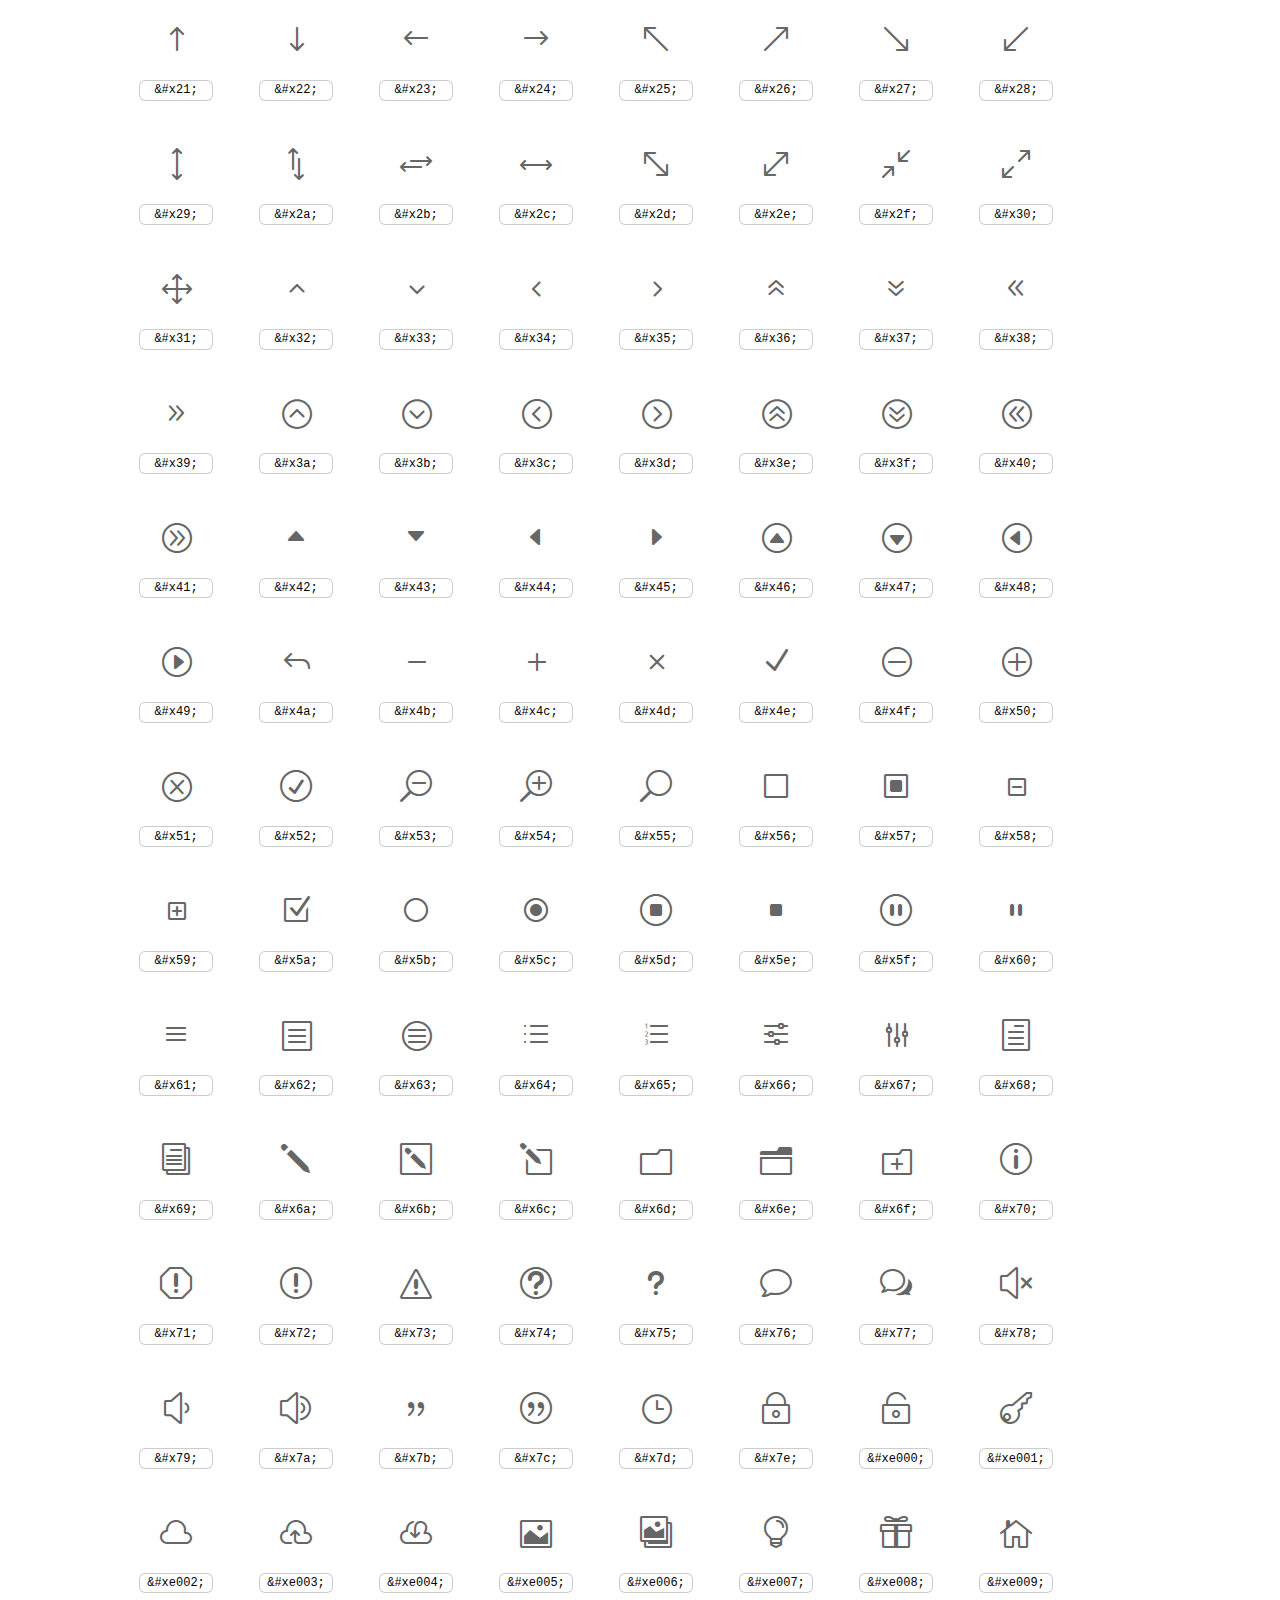
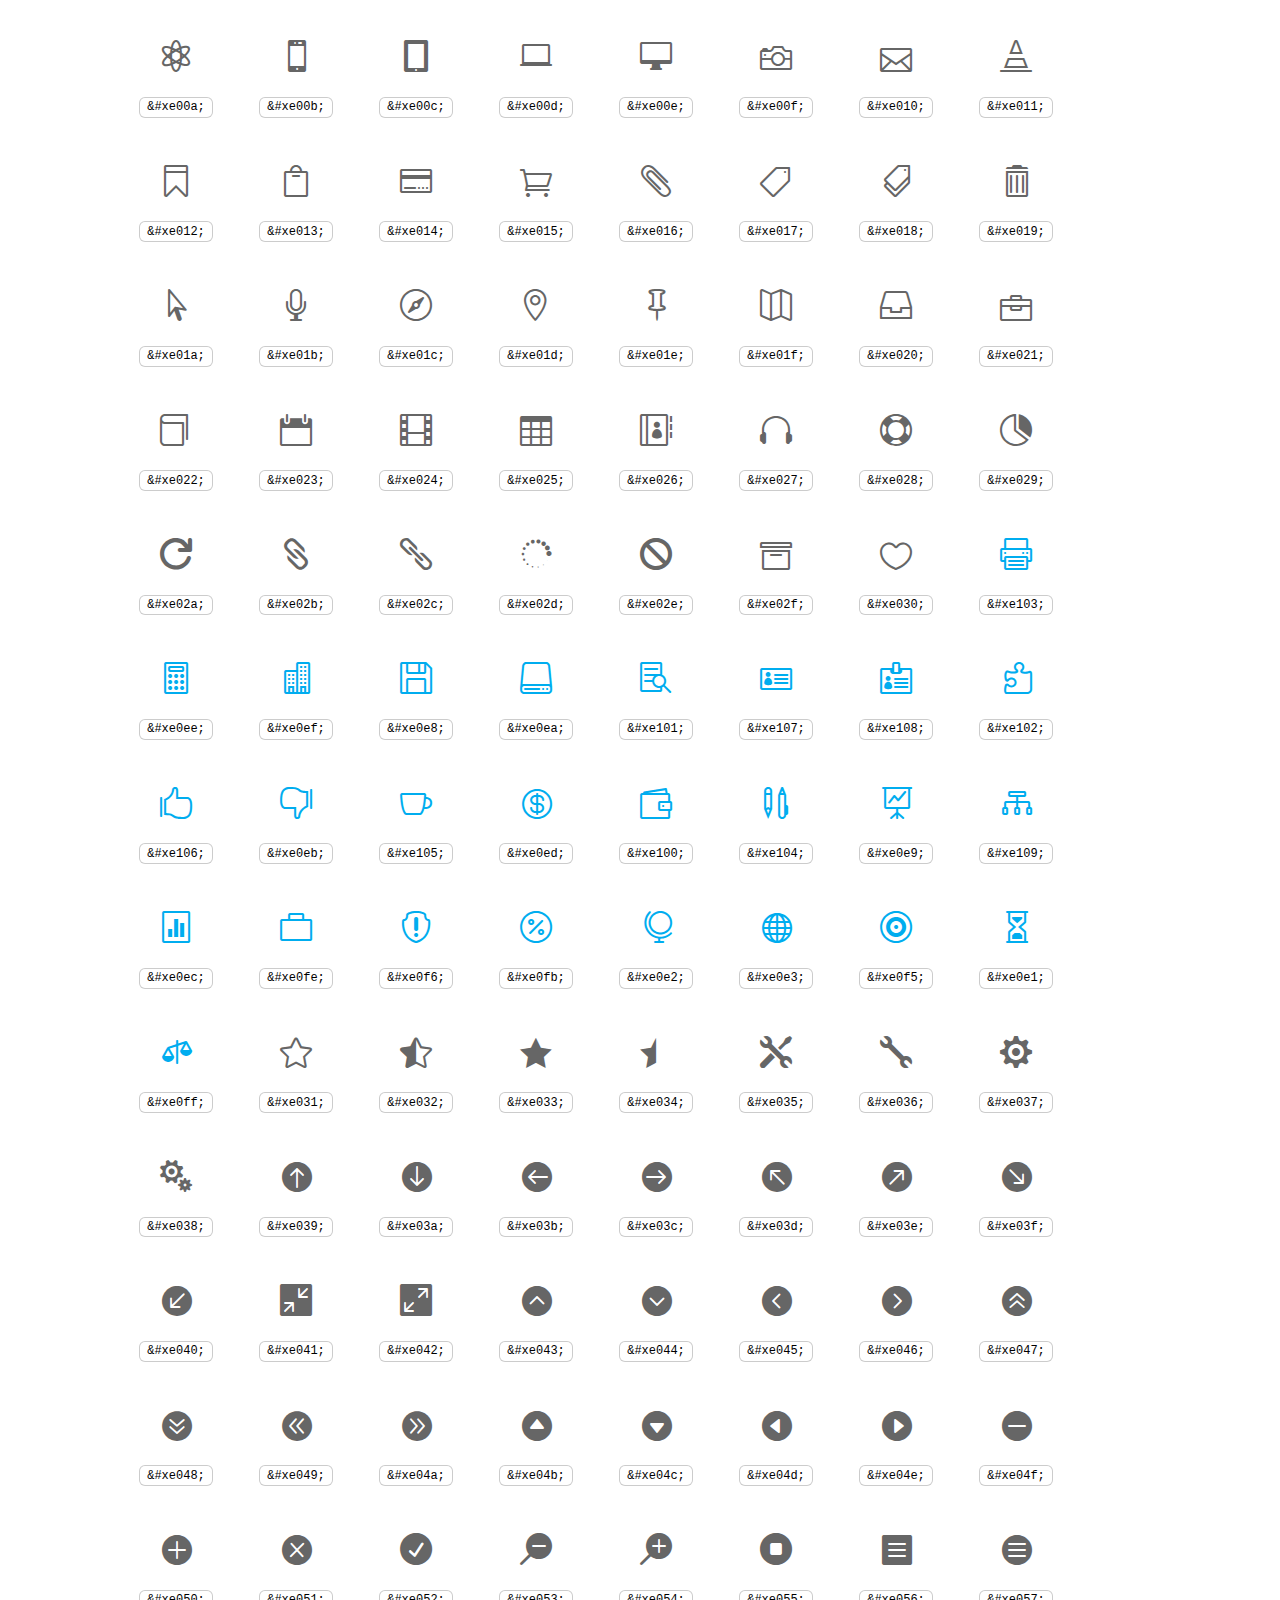
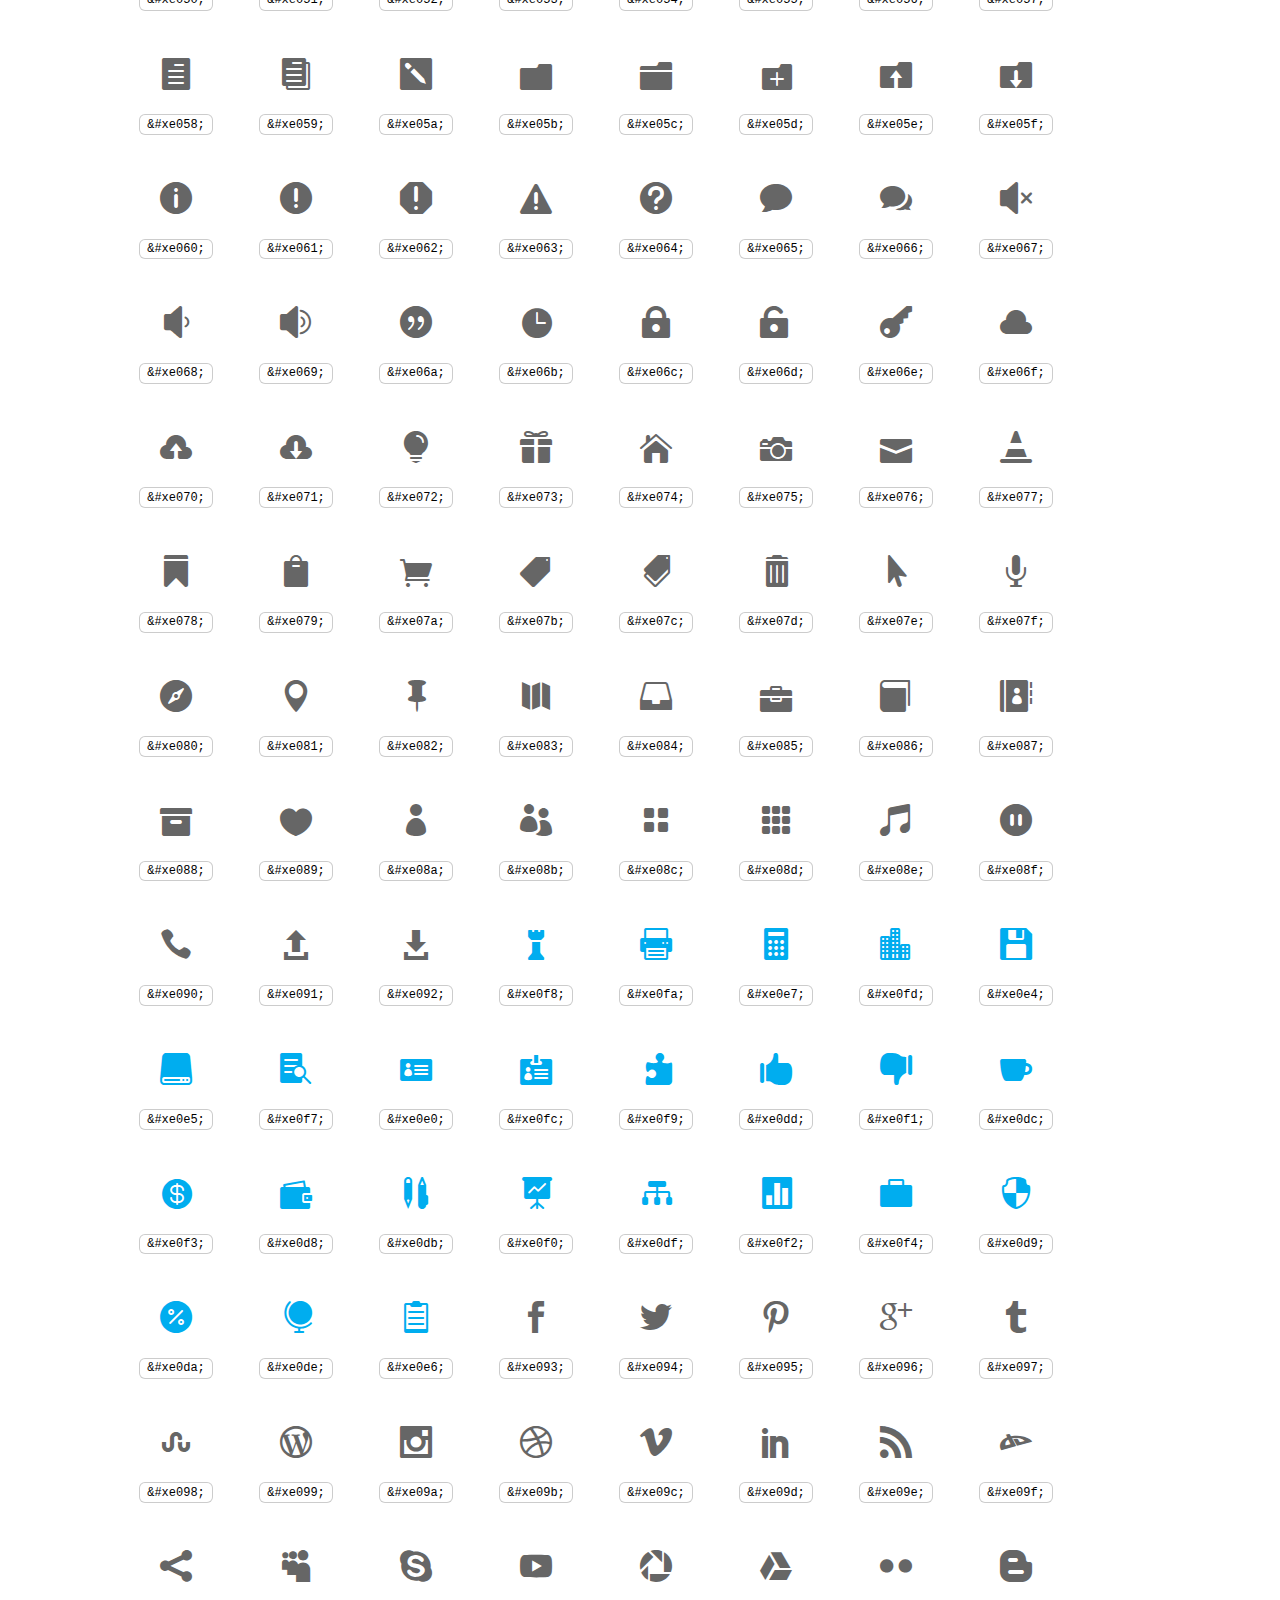
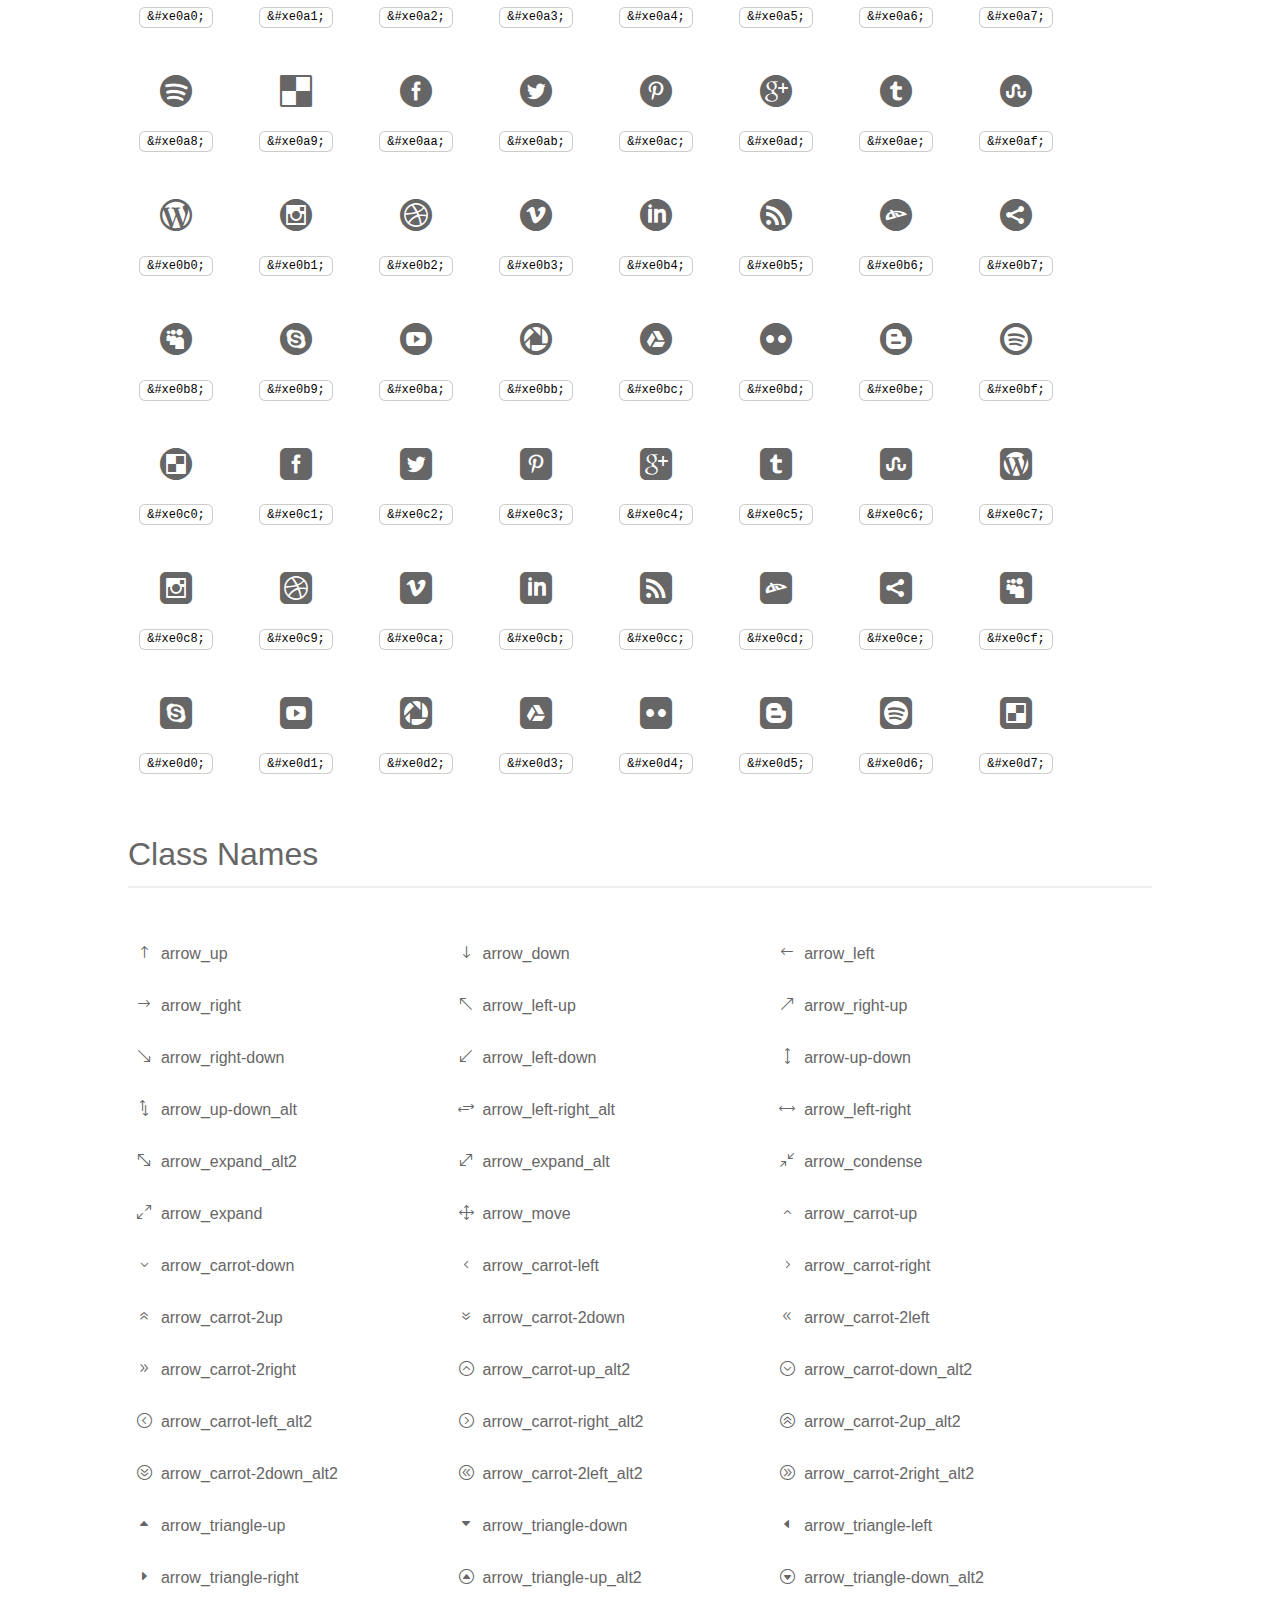
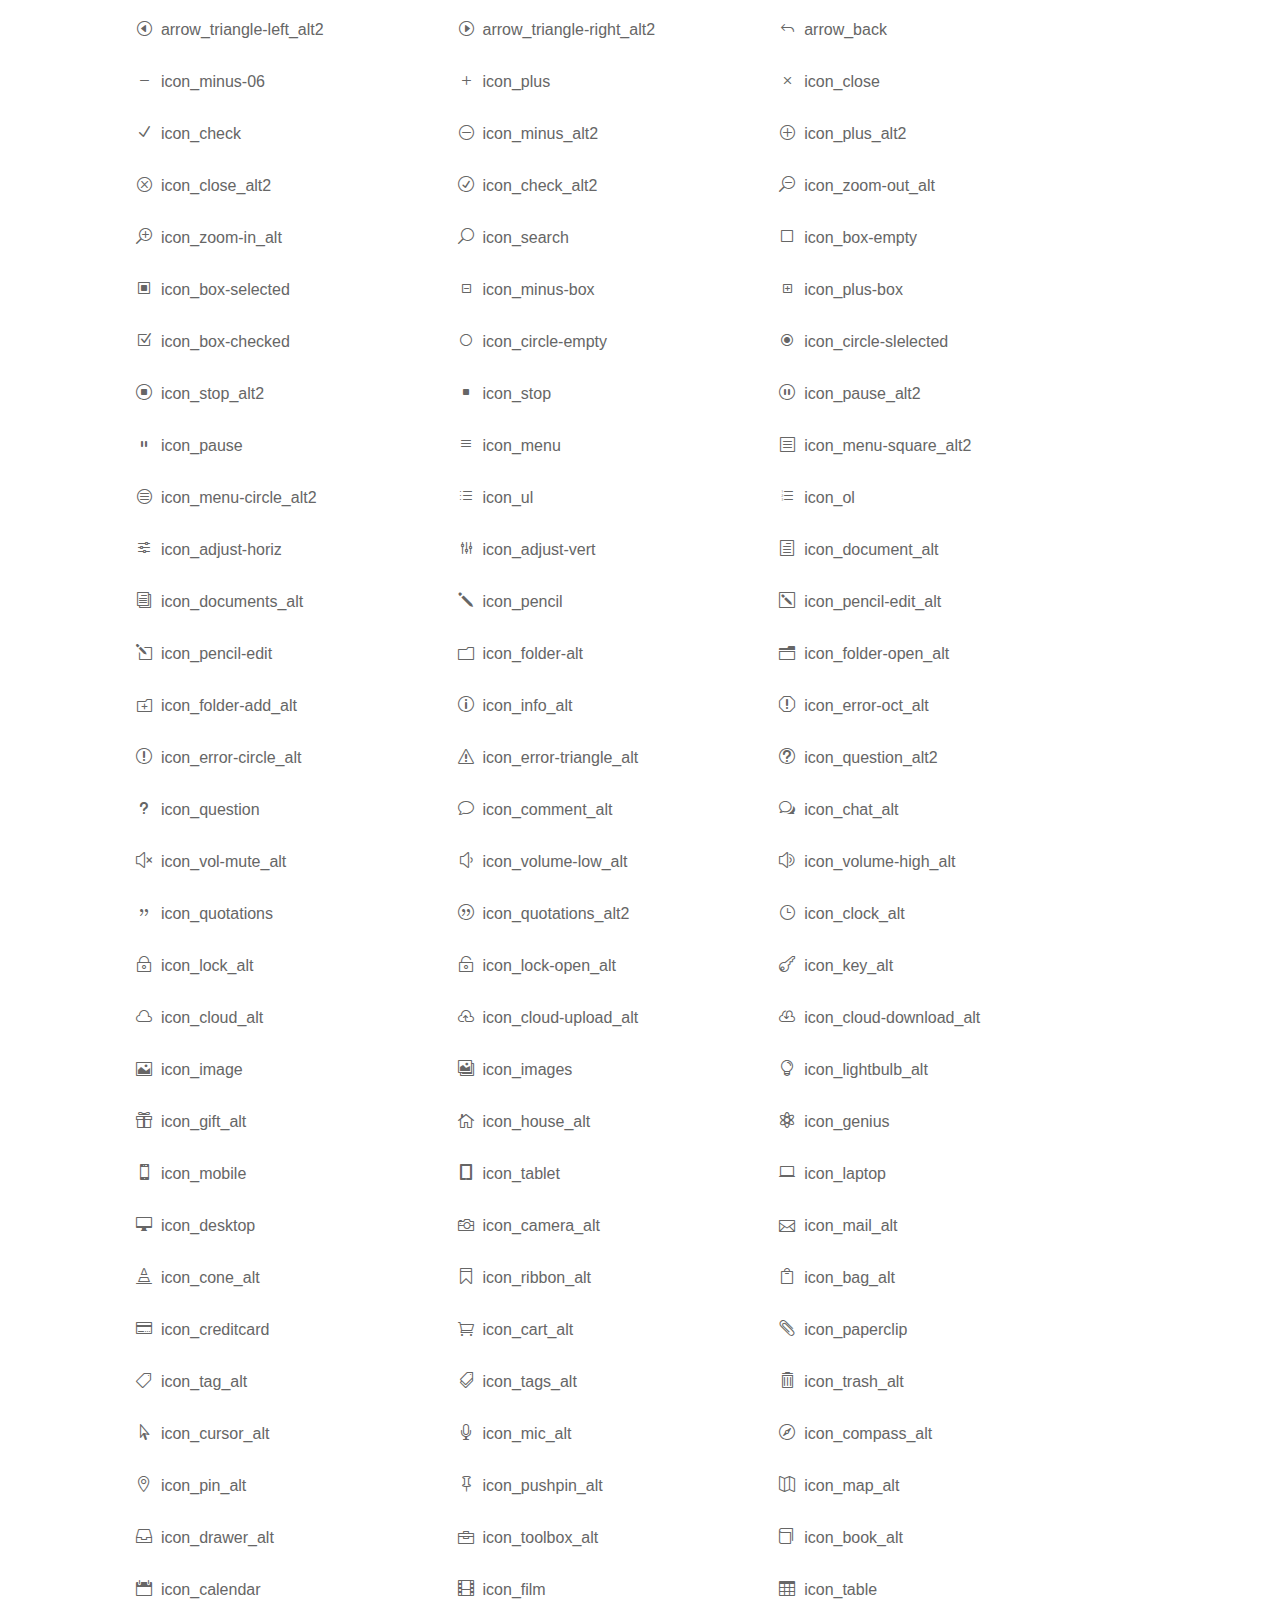
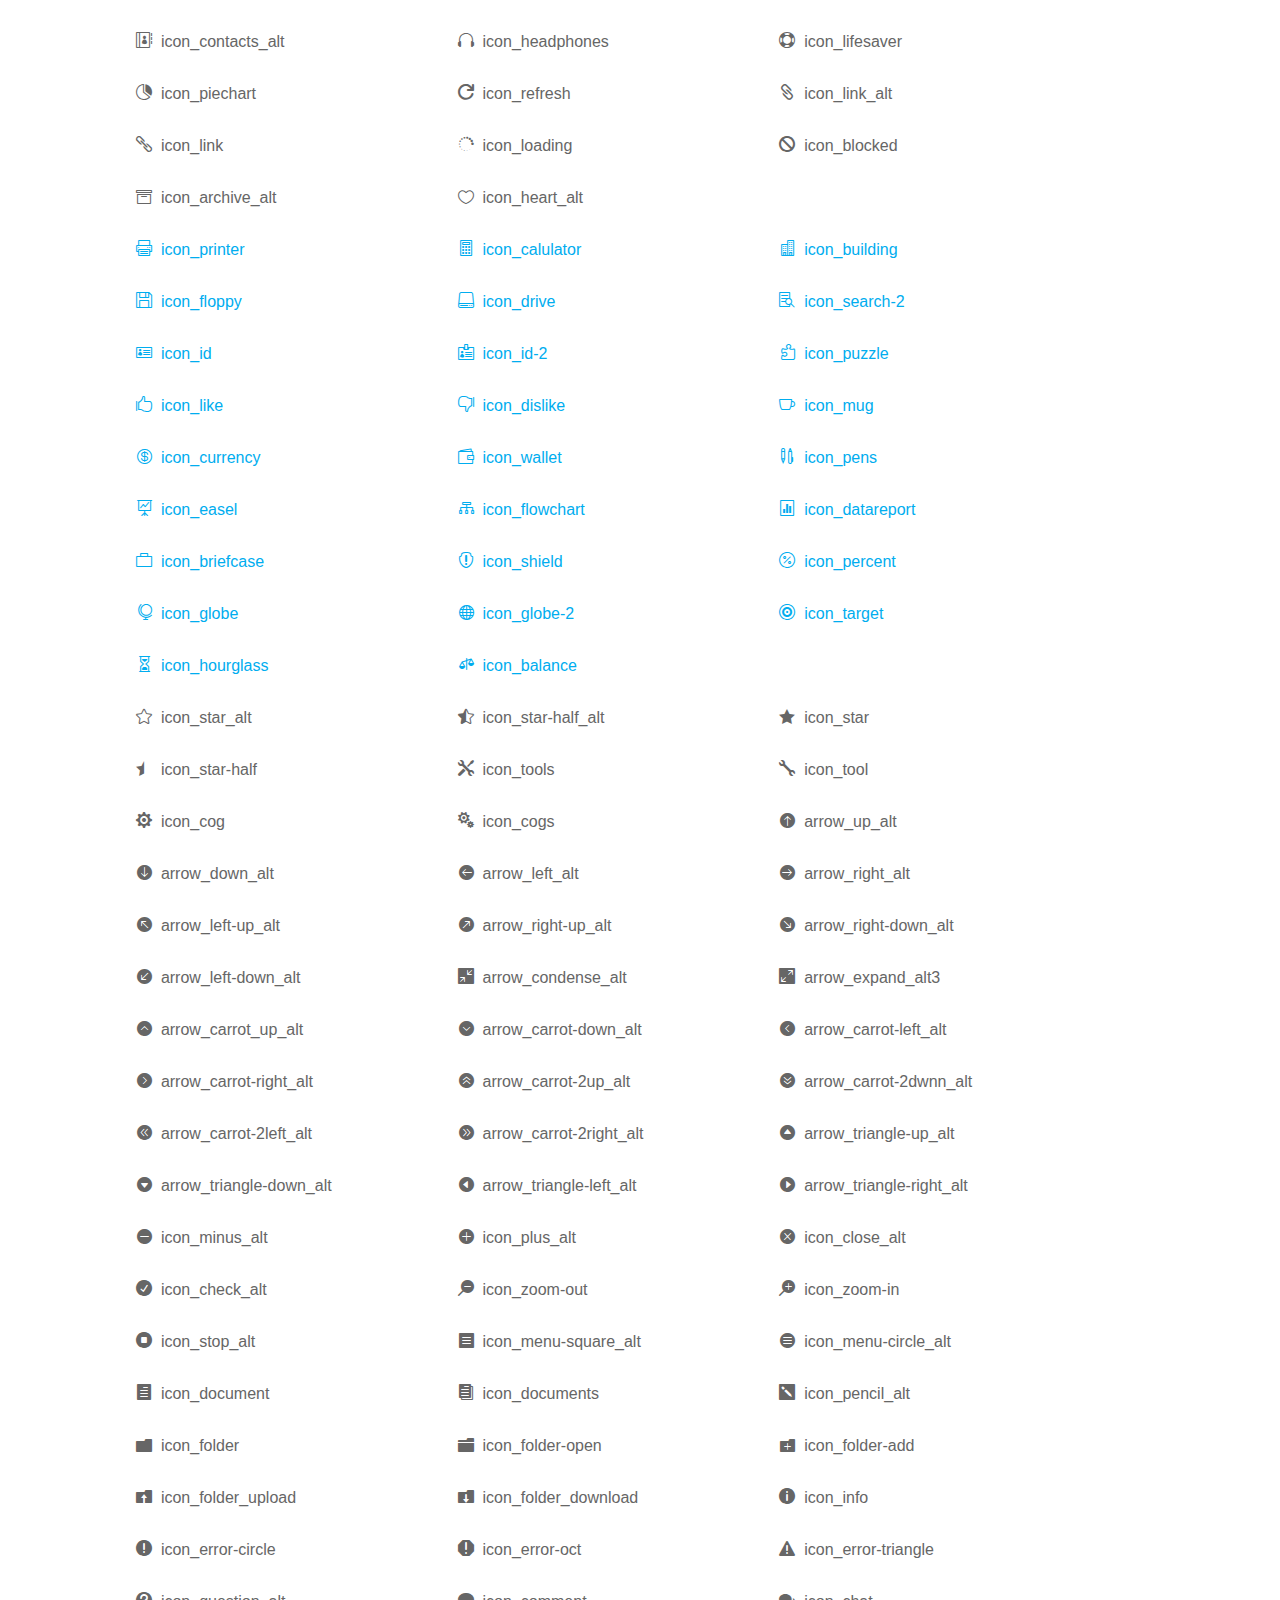
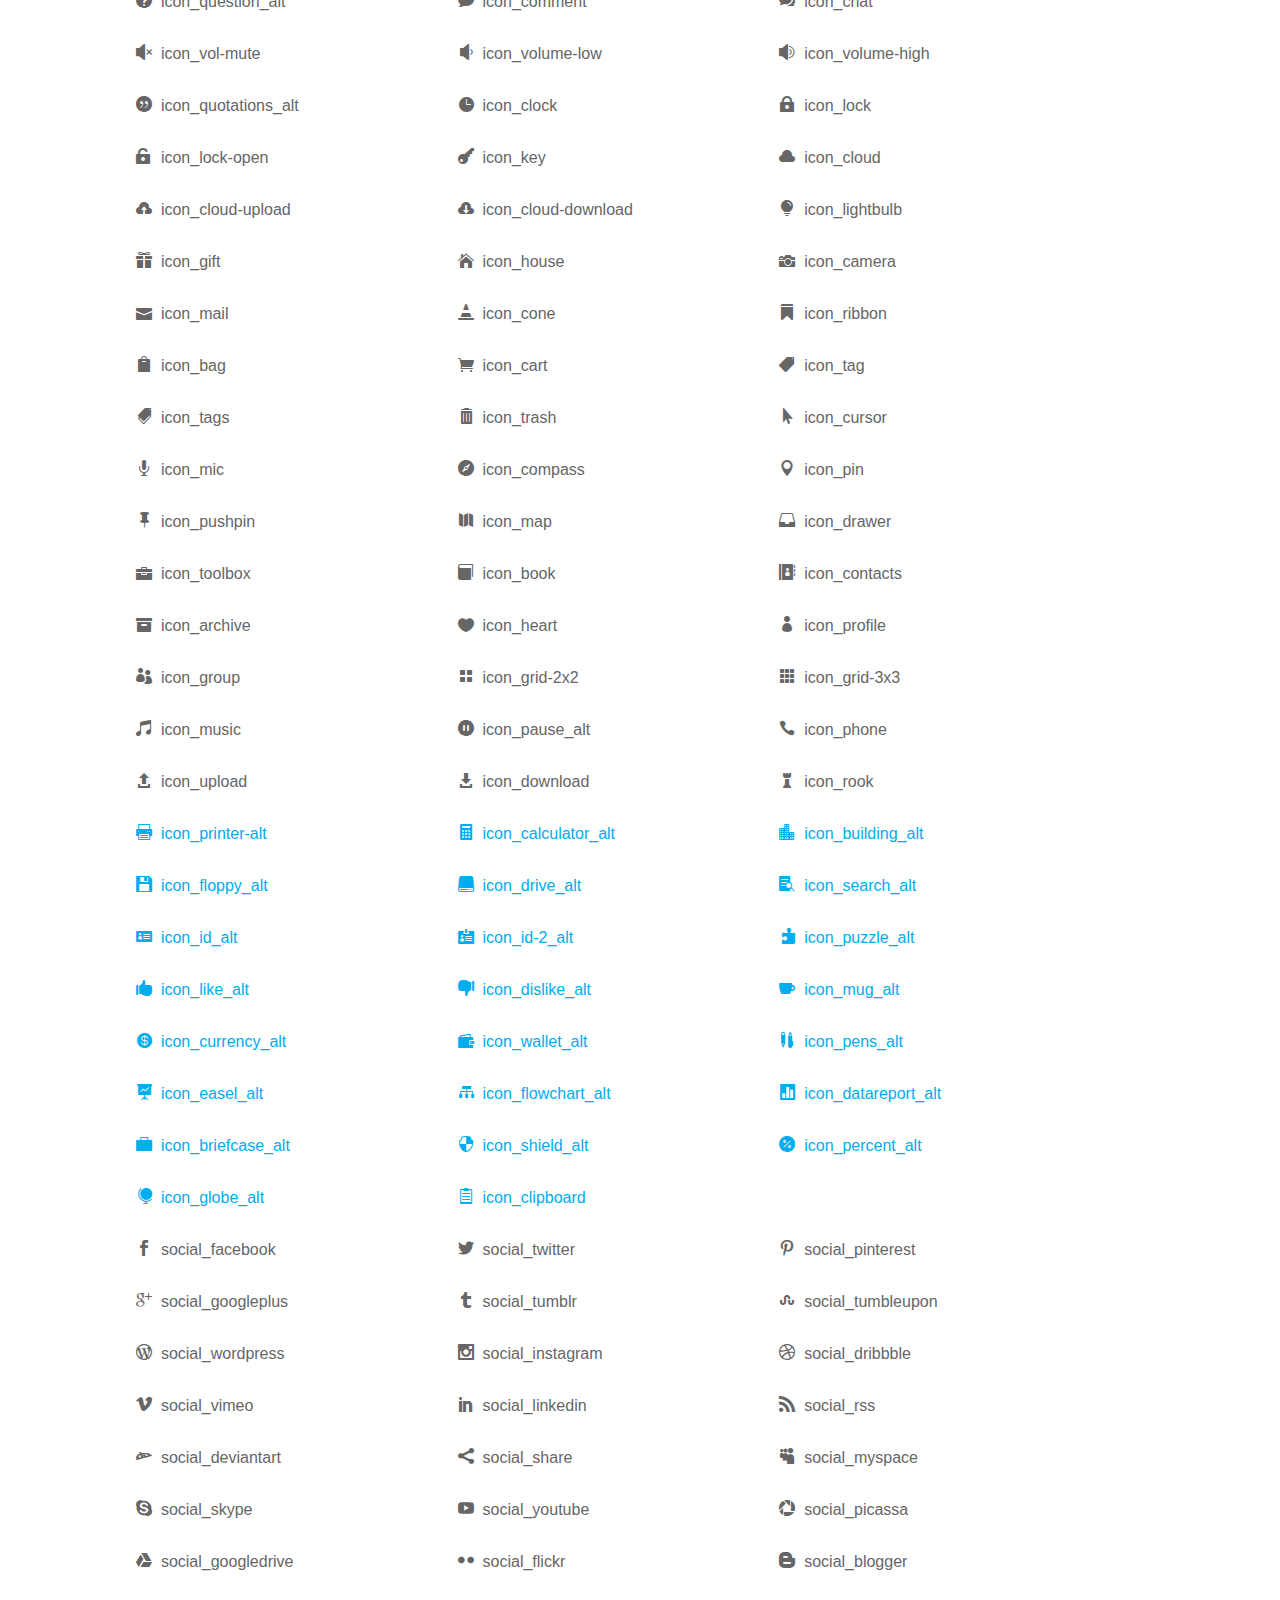
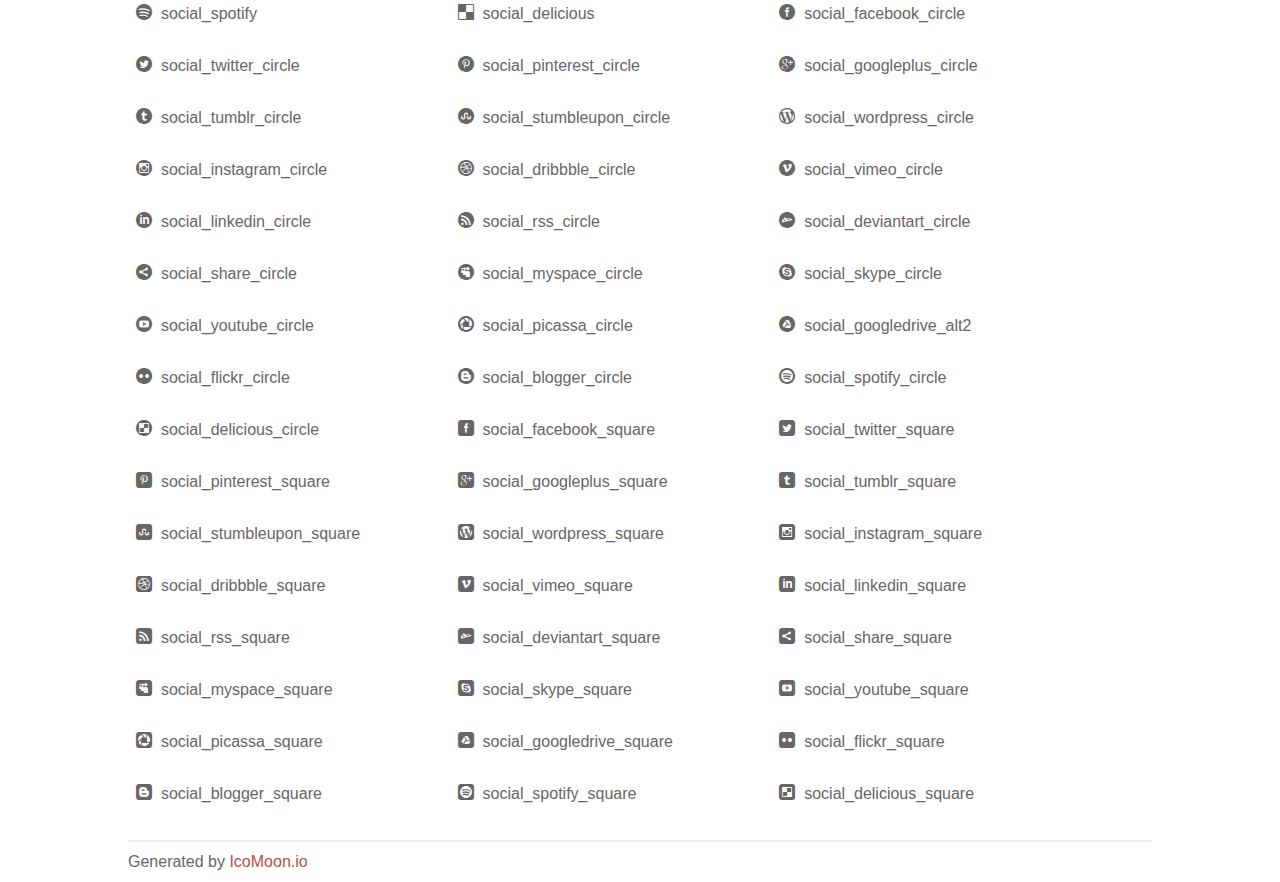
<file: fonts/elegant_font/HTML_CSS/index.html>
<!doctype html>
<html>
<head>
<title>Your Font/Glyphs</title>
<link rel="stylesheet" href="style.css" />
<!--[if lte IE 7]><script src="lte-ie7.js"></script><![endif]-->
<style>
	section, header, footer {display: block;}
	body {
		font-family: sans-serif;
		color: #666;
		line-height: 1.5;
		font-size: 1em;
	}
	* {
		-moz-box-sizing: border-box;
		-webkit-box-sizing: border-box;
		box-sizing: border-box;
		margin: 0;
		padding: 0;
	}
	.glyph {
		float: left;
		text-align: center;
		padding: .75em;
		margin: .4em 1.5em .75em 0;
		width: 6em;
		text-shadow: none;
	}
	
	.glyph input {
		font-family: consolas, monospace;
		font-size: 12px;
		width: 100%;
		text-align: center;
		border: 0;
		box-shadow: 0 0 0 1px #ccc;
		padding: .2em;
                -moz-border-radius: 5px;
                -webkit-border-radius: 5px;
	}
	
	

	.new {
		color:#00adef !important;
	}

	
	.w-main {
		width: 80%;
	}
	.centered {
		margin-left: auto;
		margin-right: auto;
	}
	.fs1 {
		font-size: 2em;
	}
	header {
		margin: 2em 0;
		padding-bottom: .5em;
		color: #666;
		box-shadow: 0 2px #eee;
	}
	header h1 {
		font-size: 2em;
		font-weight: normal;
	}
	.clearfix:before, .clearfix:after { content: ""; display: table; }
	.clearfix:after, .clear { clear: both; }
	footer {
		margin-top: 2em;
		padding: .5em 0;
		box-shadow: 0 -2px #eee;
	}
	a, a:visited {
		color: #B35047;
		text-decoration: none;
	}
	a:hover, a:focus {color: #000;}
	
	.box1 {
		font-size: 16px;
		display: inline-block;
		width: 30%;
		padding: .25em .5em;
		margin: 20px 10px 0 0;
	}
</style>
</head>
<body>
	<div class="w-main centered">
	<section class="mtm clearfix" id="glyphs">
	<div class="glyph">
		<div class="fs1" aria-hidden="true" data-icon="&#x21;"></div>
		<input type="text" readonly value="&amp;#x21;" />
	</div>
	<div class="glyph">
		<div class="fs1" aria-hidden="true" data-icon="&#x22;"></div>
		<input type="text" readonly value="&amp;#x22;" />
	</div>
	<div class="glyph">
		<div class="fs1" aria-hidden="true" data-icon="&#x23;"></div>
		<input type="text" readonly value="&amp;#x23;" />
	</div>
	<div class="glyph">
		<div class="fs1" aria-hidden="true" data-icon="&#x24;"></div>
		<input type="text" readonly value="&amp;#x24;" />
	</div>
	<div class="glyph">
		<div class="fs1" aria-hidden="true" data-icon="&#x25;"></div>
		<input type="text" readonly value="&amp;#x25;" />
	</div>
	<div class="glyph">
		<div class="fs1" aria-hidden="true" data-icon="&#x26;"></div>
		<input type="text" readonly value="&amp;#x26;" />
	</div>
	<div class="glyph">
		<div class="fs1" aria-hidden="true" data-icon="&#x27;"></div>
		<input type="text" readonly value="&amp;#x27;" />
	</div>
	<div class="glyph">
		<div class="fs1" aria-hidden="true" data-icon="&#x28;"></div>
		<input type="text" readonly value="&amp;#x28;" />
	</div>
	<div class="glyph">
		<div class="fs1" aria-hidden="true" data-icon="&#x29;"></div>
		<input type="text" readonly value="&amp;#x29;" />
	</div>
	<div class="glyph">
		<div class="fs1" aria-hidden="true" data-icon="&#x2a;"></div>
		<input type="text" readonly value="&amp;#x2a;" />
	</div>
	<div class="glyph">
		<div class="fs1" aria-hidden="true" data-icon="&#x2b;"></div>
		<input type="text" readonly value="&amp;#x2b;" />
	</div>
	<div class="glyph">
		<div class="fs1" aria-hidden="true" data-icon="&#x2c;"></div>
		<input type="text" readonly value="&amp;#x2c;" />
	</div>
	<div class="glyph">
		<div class="fs1" aria-hidden="true" data-icon="&#x2d;"></div>
		<input type="text" readonly value="&amp;#x2d;" />
	</div>
	<div class="glyph">
		<div class="fs1" aria-hidden="true" data-icon="&#x2e;"></div>
		<input type="text" readonly value="&amp;#x2e;" />
	</div>
	<div class="glyph">
		<div class="fs1" aria-hidden="true" data-icon="&#x2f;"></div>
		<input type="text" readonly value="&amp;#x2f;" />
	</div>
	<div class="glyph">
		<div class="fs1" aria-hidden="true" data-icon="&#x30;"></div>
		<input type="text" readonly value="&amp;#x30;" />
	</div>
	<div class="glyph">
		<div class="fs1" aria-hidden="true" data-icon="&#x31;"></div>
		<input type="text" readonly value="&amp;#x31;" />
	</div>
	<div class="glyph">
		<div class="fs1" aria-hidden="true" data-icon="&#x32;"></div>
		<input type="text" readonly value="&amp;#x32;" />
	</div>
	<div class="glyph">
		<div class="fs1" aria-hidden="true" data-icon="&#x33;"></div>
		<input type="text" readonly value="&amp;#x33;" />
	</div>
	<div class="glyph">
		<div class="fs1" aria-hidden="true" data-icon="&#x34;"></div>
		<input type="text" readonly value="&amp;#x34;" />
	</div>
	<div class="glyph">
		<div class="fs1" aria-hidden="true" data-icon="&#x35;"></div>
		<input type="text" readonly value="&amp;#x35;" />
	</div>
	<div class="glyph">
		<div class="fs1" aria-hidden="true" data-icon="&#x36;"></div>
		<input type="text" readonly value="&amp;#x36;" />
	</div>
	<div class="glyph">
		<div class="fs1" aria-hidden="true" data-icon="&#x37;"></div>
		<input type="text" readonly value="&amp;#x37;" />
	</div>
	<div class="glyph">
		<div class="fs1" aria-hidden="true" data-icon="&#x38;"></div>
		<input type="text" readonly value="&amp;#x38;" />
	</div>
	<div class="glyph">
		<div class="fs1" aria-hidden="true" data-icon="&#x39;"></div>
		<input type="text" readonly value="&amp;#x39;" />
	</div>
	<div class="glyph">
		<div class="fs1" aria-hidden="true" data-icon="&#x3a;"></div>
		<input type="text" readonly value="&amp;#x3a;" />
	</div>
	<div class="glyph">
		<div class="fs1" aria-hidden="true" data-icon="&#x3b;"></div>
		<input type="text" readonly value="&amp;#x3b;" />
	</div>
	<div class="glyph">
		<div class="fs1" aria-hidden="true" data-icon="&#x3c;"></div>
		<input type="text" readonly value="&amp;#x3c;" />
	</div>
	<div class="glyph">
		<div class="fs1" aria-hidden="true" data-icon="&#x3d;"></div>
		<input type="text" readonly value="&amp;#x3d;" />
	</div>
	<div class="glyph">
		<div class="fs1" aria-hidden="true" data-icon="&#x3e;"></div>
		<input type="text" readonly value="&amp;#x3e;" />
	</div>
	<div class="glyph">
		<div class="fs1" aria-hidden="true" data-icon="&#x3f;"></div>
		<input type="text" readonly value="&amp;#x3f;" />
	</div>
	<div class="glyph">
		<div class="fs1" aria-hidden="true" data-icon="&#x40;"></div>
		<input type="text" readonly value="&amp;#x40;" />
	</div>
	<div class="glyph">
		<div class="fs1" aria-hidden="true" data-icon="&#x41;"></div>
		<input type="text" readonly value="&amp;#x41;" />
	</div>
	<div class="glyph">
		<div class="fs1" aria-hidden="true" data-icon="&#x42;"></div>
		<input type="text" readonly value="&amp;#x42;" />
	</div>
	<div class="glyph">
		<div class="fs1" aria-hidden="true" data-icon="&#x43;"></div>
		<input type="text" readonly value="&amp;#x43;" />
	</div>
	<div class="glyph">
		<div class="fs1" aria-hidden="true" data-icon="&#x44;"></div>
		<input type="text" readonly value="&amp;#x44;" />
	</div>
	<div class="glyph">
		<div class="fs1" aria-hidden="true" data-icon="&#x45;"></div>
		<input type="text" readonly value="&amp;#x45;" />
	</div>
	<div class="glyph">
		<div class="fs1" aria-hidden="true" data-icon="&#x46;"></div>
		<input type="text" readonly value="&amp;#x46;" />
	</div>
	<div class="glyph">
		<div class="fs1" aria-hidden="true" data-icon="&#x47;"></div>
		<input type="text" readonly value="&amp;#x47;" />
	</div>
	<div class="glyph">
		<div class="fs1" aria-hidden="true" data-icon="&#x48;"></div>
		<input type="text" readonly value="&amp;#x48;" />
	</div>
	<div class="glyph">
		<div class="fs1" aria-hidden="true" data-icon="&#x49;"></div>
		<input type="text" readonly value="&amp;#x49;" />
	</div>
	<div class="glyph">
		<div class="fs1" aria-hidden="true" data-icon="&#x4a;"></div>
		<input type="text" readonly value="&amp;#x4a;" />
	</div>
	<div class="glyph">
		<div class="fs1" aria-hidden="true" data-icon="&#x4b;"></div>
		<input type="text" readonly value="&amp;#x4b;" />
	</div>
	<div class="glyph">
		<div class="fs1" aria-hidden="true" data-icon="&#x4c;"></div>
		<input type="text" readonly value="&amp;#x4c;" />
	</div>
	<div class="glyph">
		<div class="fs1" aria-hidden="true" data-icon="&#x4d;"></div>
		<input type="text" readonly value="&amp;#x4d;" />
	</div>
	<div class="glyph">
		<div class="fs1" aria-hidden="true" data-icon="&#x4e;"></div>
		<input type="text" readonly value="&amp;#x4e;" />
	</div>
	<div class="glyph">
		<div class="fs1" aria-hidden="true" data-icon="&#x4f;"></div>
		<input type="text" readonly value="&amp;#x4f;" />
	</div>
	<div class="glyph">
		<div class="fs1" aria-hidden="true" data-icon="&#x50;"></div>
		<input type="text" readonly value="&amp;#x50;" />
	</div>
	<div class="glyph">
		<div class="fs1" aria-hidden="true" data-icon="&#x51;"></div>
		<input type="text" readonly value="&amp;#x51;" />
	</div>
	<div class="glyph">
		<div class="fs1" aria-hidden="true" data-icon="&#x52;"></div>
		<input type="text" readonly value="&amp;#x52;" />
	</div>
	<div class="glyph">
		<div class="fs1" aria-hidden="true" data-icon="&#x53;"></div>
		<input type="text" readonly value="&amp;#x53;" />
	</div>
	<div class="glyph">
		<div class="fs1" aria-hidden="true" data-icon="&#x54;"></div>
		<input type="text" readonly value="&amp;#x54;" />
	</div>
	<div class="glyph">
		<div class="fs1" aria-hidden="true" data-icon="&#x55;"></div>
		<input type="text" readonly value="&amp;#x55;" />
	</div>
	<div class="glyph">
		<div class="fs1" aria-hidden="true" data-icon="&#x56;"></div>
		<input type="text" readonly value="&amp;#x56;" />
	</div>
	<div class="glyph">
		<div class="fs1" aria-hidden="true" data-icon="&#x57;"></div>
		<input type="text" readonly value="&amp;#x57;" />
	</div>
	<div class="glyph">
		<div class="fs1" aria-hidden="true" data-icon="&#x58;"></div>
		<input type="text" readonly value="&amp;#x58;" />
	</div>
	<div class="glyph">
		<div class="fs1" aria-hidden="true" data-icon="&#x59;"></div>
		<input type="text" readonly value="&amp;#x59;" />
	</div>
	<div class="glyph">
		<div class="fs1" aria-hidden="true" data-icon="&#x5a;"></div>
		<input type="text" readonly value="&amp;#x5a;" />
	</div>
	<div class="glyph">
		<div class="fs1" aria-hidden="true" data-icon="&#x5b;"></div>
		<input type="text" readonly value="&amp;#x5b;" />
	</div>
	<div class="glyph">
		<div class="fs1" aria-hidden="true" data-icon="&#x5c;"></div>
		<input type="text" readonly value="&amp;#x5c;" />
	</div>
	<div class="glyph">
		<div class="fs1" aria-hidden="true" data-icon="&#x5d;"></div>
		<input type="text" readonly value="&amp;#x5d;" />
	</div>
	<div class="glyph">
		<div class="fs1" aria-hidden="true" data-icon="&#x5e;"></div>
		<input type="text" readonly value="&amp;#x5e;" />
	</div>
	<div class="glyph">
		<div class="fs1" aria-hidden="true" data-icon="&#x5f;"></div>
		<input type="text" readonly value="&amp;#x5f;" />
	</div>
	<div class="glyph">
		<div class="fs1" aria-hidden="true" data-icon="&#x60;"></div>
		<input type="text" readonly value="&amp;#x60;" />
	</div>
	<div class="glyph">
		<div class="fs1" aria-hidden="true" data-icon="&#x61;"></div>
		<input type="text" readonly value="&amp;#x61;" />
	</div>
	<div class="glyph">
		<div class="fs1" aria-hidden="true" data-icon="&#x62;"></div>
		<input type="text" readonly value="&amp;#x62;" />
	</div>
	<div class="glyph">
		<div class="fs1" aria-hidden="true" data-icon="&#x63;"></div>
		<input type="text" readonly value="&amp;#x63;" />
	</div>
	<div class="glyph">
		<div class="fs1" aria-hidden="true" data-icon="&#x64;"></div>
		<input type="text" readonly value="&amp;#x64;" />
	</div>
	<div class="glyph">
		<div class="fs1" aria-hidden="true" data-icon="&#x65;"></div>
		<input type="text" readonly value="&amp;#x65;" />
	</div>
	<div class="glyph">
		<div class="fs1" aria-hidden="true" data-icon="&#x66;"></div>
		<input type="text" readonly value="&amp;#x66;" />
	</div>
	<div class="glyph">
		<div class="fs1" aria-hidden="true" data-icon="&#x67;"></div>
		<input type="text" readonly value="&amp;#x67;" />
	</div>
	<div class="glyph">
		<div class="fs1" aria-hidden="true" data-icon="&#x68;"></div>
		<input type="text" readonly value="&amp;#x68;" />
	</div>
	<div class="glyph">
		<div class="fs1" aria-hidden="true" data-icon="&#x69;"></div>
		<input type="text" readonly value="&amp;#x69;" />
	</div>
	<div class="glyph">
		<div class="fs1" aria-hidden="true" data-icon="&#x6a;"></div>
		<input type="text" readonly value="&amp;#x6a;" />
	</div>
	<div class="glyph">
		<div class="fs1" aria-hidden="true" data-icon="&#x6b;"></div>
		<input type="text" readonly value="&amp;#x6b;" />
	</div>
	<div class="glyph">
		<div class="fs1" aria-hidden="true" data-icon="&#x6c;"></div>
		<input type="text" readonly value="&amp;#x6c;" />
	</div>
	<div class="glyph">
		<div class="fs1" aria-hidden="true" data-icon="&#x6d;"></div>
		<input type="text" readonly value="&amp;#x6d;" />
	</div>
	<div class="glyph">
		<div class="fs1" aria-hidden="true" data-icon="&#x6e;"></div>
		<input type="text" readonly value="&amp;#x6e;" />
	</div>
	<div class="glyph">
		<div class="fs1" aria-hidden="true" data-icon="&#x6f;"></div>
		<input type="text" readonly value="&amp;#x6f;" />
	</div>
	<div class="glyph">
		<div class="fs1" aria-hidden="true" data-icon="&#x70;"></div>
		<input type="text" readonly value="&amp;#x70;" />
	</div>
	<div class="glyph">
		<div class="fs1" aria-hidden="true" data-icon="&#x71;"></div>
		<input type="text" readonly value="&amp;#x71;" />
	</div>
	<div class="glyph">
		<div class="fs1" aria-hidden="true" data-icon="&#x72;"></div>
		<input type="text" readonly value="&amp;#x72;" />
	</div>
	<div class="glyph">
		<div class="fs1" aria-hidden="true" data-icon="&#x73;"></div>
		<input type="text" readonly value="&amp;#x73;" />
	</div>
	<div class="glyph">
		<div class="fs1" aria-hidden="true" data-icon="&#x74;"></div>
		<input type="text" readonly value="&amp;#x74;" />
	</div>
	<div class="glyph">
		<div class="fs1" aria-hidden="true" data-icon="&#x75;"></div>
		<input type="text" readonly value="&amp;#x75;" />
	</div>
	<div class="glyph">
		<div class="fs1" aria-hidden="true" data-icon="&#x76;"></div>
		<input type="text" readonly value="&amp;#x76;" />
	</div>
	<div class="glyph">
		<div class="fs1" aria-hidden="true" data-icon="&#x77;"></div>
		<input type="text" readonly value="&amp;#x77;" />
	</div>
	<div class="glyph">
		<div class="fs1" aria-hidden="true" data-icon="&#x78;"></div>
		<input type="text" readonly value="&amp;#x78;" />
	</div>
	<div class="glyph">
		<div class="fs1" aria-hidden="true" data-icon="&#x79;"></div>
		<input type="text" readonly value="&amp;#x79;" />
	</div>
	<div class="glyph">
		<div class="fs1" aria-hidden="true" data-icon="&#x7a;"></div>
		<input type="text" readonly value="&amp;#x7a;" />
	</div>
	<div class="glyph">
		<div class="fs1" aria-hidden="true" data-icon="&#x7b;"></div>
		<input type="text" readonly value="&amp;#x7b;" />
	</div>
	<div class="glyph">
		<div class="fs1" aria-hidden="true" data-icon="&#x7c;"></div>
		<input type="text" readonly value="&amp;#x7c;" />
	</div>
	<div class="glyph">
		<div class="fs1" aria-hidden="true" data-icon="&#x7d;"></div>
		<input type="text" readonly value="&amp;#x7d;" />
	</div>
	<div class="glyph">
		<div class="fs1" aria-hidden="true" data-icon="&#x7e;"></div>
		<input type="text" readonly value="&amp;#x7e;" />
	</div>
	<div class="glyph">
		<div class="fs1" aria-hidden="true" data-icon="&#xe000;"></div>
		<input type="text" readonly value="&amp;#xe000;" />
	</div>
	<div class="glyph">
		<div class="fs1" aria-hidden="true" data-icon="&#xe001;"></div>
		<input type="text" readonly value="&amp;#xe001;" />
	</div>
	<div class="glyph">
		<div class="fs1" aria-hidden="true" data-icon="&#xe002;"></div>
		<input type="text" readonly value="&amp;#xe002;" />
	</div>
	<div class="glyph">
		<div class="fs1" aria-hidden="true" data-icon="&#xe003;"></div>
		<input type="text" readonly value="&amp;#xe003;" />
	</div>
	<div class="glyph">
		<div class="fs1" aria-hidden="true" data-icon="&#xe004;"></div>
		<input type="text" readonly value="&amp;#xe004;" />
	</div>
	<div class="glyph">
		<div class="fs1" aria-hidden="true" data-icon="&#xe005;"></div>
		<input type="text" readonly value="&amp;#xe005;" />
	</div>
	<div class="glyph">
		<div class="fs1" aria-hidden="true" data-icon="&#xe006;"></div>
		<input type="text" readonly value="&amp;#xe006;" />
	</div>
	<div class="glyph">
		<div class="fs1" aria-hidden="true" data-icon="&#xe007;"></div>
		<input type="text" readonly value="&amp;#xe007;" />
	</div>
	<div class="glyph">
		<div class="fs1" aria-hidden="true" data-icon="&#xe008;"></div>
		<input type="text" readonly value="&amp;#xe008;" />
	</div>
	<div class="glyph">
		<div class="fs1" aria-hidden="true" data-icon="&#xe009;"></div>
		<input type="text" readonly value="&amp;#xe009;" />
	</div>
	<div class="glyph">
		<div class="fs1" aria-hidden="true" data-icon="&#xe00a;"></div>
		<input type="text" readonly value="&amp;#xe00a;" />
	</div>
	<div class="glyph">
		<div class="fs1" aria-hidden="true" data-icon="&#xe00b;"></div>
		<input type="text" readonly value="&amp;#xe00b;" />
	</div>
	<div class="glyph">
		<div class="fs1" aria-hidden="true" data-icon="&#xe00c;"></div>
		<input type="text" readonly value="&amp;#xe00c;" />
	</div>
	<div class="glyph">
		<div class="fs1" aria-hidden="true" data-icon="&#xe00d;"></div>
		<input type="text" readonly value="&amp;#xe00d;" />
	</div>
	<div class="glyph">
		<div class="fs1" aria-hidden="true" data-icon="&#xe00e;"></div>
		<input type="text" readonly value="&amp;#xe00e;" />
	</div>
	<div class="glyph">
		<div class="fs1" aria-hidden="true" data-icon="&#xe00f;"></div>
		<input type="text" readonly value="&amp;#xe00f;" />
	</div>
	<div class="glyph">
		<div class="fs1" aria-hidden="true" data-icon="&#xe010;"></div>
		<input type="text" readonly value="&amp;#xe010;" />
	</div>
	<div class="glyph">
		<div class="fs1" aria-hidden="true" data-icon="&#xe011;"></div>
		<input type="text" readonly value="&amp;#xe011;" />
	</div>
	<div class="glyph">
		<div class="fs1" aria-hidden="true" data-icon="&#xe012;"></div>
		<input type="text" readonly value="&amp;#xe012;" />
	</div>
	<div class="glyph">
		<div class="fs1" aria-hidden="true" data-icon="&#xe013;"></div>
		<input type="text" readonly value="&amp;#xe013;" />
	</div>
	<div class="glyph">
		<div class="fs1" aria-hidden="true" data-icon="&#xe014;"></div>
		<input type="text" readonly value="&amp;#xe014;" />
	</div>
	<div class="glyph">
		<div class="fs1" aria-hidden="true" data-icon="&#xe015;"></div>
		<input type="text" readonly value="&amp;#xe015;" />
	</div>
	<div class="glyph">
		<div class="fs1" aria-hidden="true" data-icon="&#xe016;"></div>
		<input type="text" readonly value="&amp;#xe016;" />
	</div>
	<div class="glyph">
		<div class="fs1" aria-hidden="true" data-icon="&#xe017;"></div>
		<input type="text" readonly value="&amp;#xe017;" />
	</div>
	<div class="glyph">
		<div class="fs1" aria-hidden="true" data-icon="&#xe018;"></div>
		<input type="text" readonly value="&amp;#xe018;" />
	</div>
	<div class="glyph">
		<div class="fs1" aria-hidden="true" data-icon="&#xe019;"></div>
		<input type="text" readonly value="&amp;#xe019;" />
	</div>
	<div class="glyph">
		<div class="fs1" aria-hidden="true" data-icon="&#xe01a;"></div>
		<input type="text" readonly value="&amp;#xe01a;" />
	</div>
	<div class="glyph">
		<div class="fs1" aria-hidden="true" data-icon="&#xe01b;"></div>
		<input type="text" readonly value="&amp;#xe01b;" />
	</div>
	<div class="glyph">
		<div class="fs1" aria-hidden="true" data-icon="&#xe01c;"></div>
		<input type="text" readonly value="&amp;#xe01c;" />
	</div>
	<div class="glyph">
		<div class="fs1" aria-hidden="true" data-icon="&#xe01d;"></div>
		<input type="text" readonly value="&amp;#xe01d;" />
	</div>
	<div class="glyph">
		<div class="fs1" aria-hidden="true" data-icon="&#xe01e;"></div>
		<input type="text" readonly value="&amp;#xe01e;" />
	</div>
	<div class="glyph">
		<div class="fs1" aria-hidden="true" data-icon="&#xe01f;"></div>
		<input type="text" readonly value="&amp;#xe01f;" />
	</div>
	<div class="glyph">
		<div class="fs1" aria-hidden="true" data-icon="&#xe020;"></div>
		<input type="text" readonly value="&amp;#xe020;" />
	</div>
	<div class="glyph">
		<div class="fs1" aria-hidden="true" data-icon="&#xe021;"></div>
		<input type="text" readonly value="&amp;#xe021;" />
	</div>
	<div class="glyph">
		<div class="fs1" aria-hidden="true" data-icon="&#xe022;"></div>
		<input type="text" readonly value="&amp;#xe022;" />
	</div>
	<div class="glyph">
		<div class="fs1" aria-hidden="true" data-icon="&#xe023;"></div>
		<input type="text" readonly value="&amp;#xe023;" />
	</div>
	<div class="glyph">
		<div class="fs1" aria-hidden="true" data-icon="&#xe024;"></div>
		<input type="text" readonly value="&amp;#xe024;" />
	</div>
	<div class="glyph">
		<div class="fs1" aria-hidden="true" data-icon="&#xe025;"></div>
		<input type="text" readonly value="&amp;#xe025;" />
	</div>
	<div class="glyph">
		<div class="fs1" aria-hidden="true" data-icon="&#xe026;"></div>
		<input type="text" readonly value="&amp;#xe026;" />
	</div>
	<div class="glyph">
		<div class="fs1" aria-hidden="true" data-icon="&#xe027;"></div>
		<input type="text" readonly value="&amp;#xe027;" />
	</div>
	<div class="glyph">
		<div class="fs1" aria-hidden="true" data-icon="&#xe028;"></div>
		<input type="text" readonly value="&amp;#xe028;" />
	</div>
	<div class="glyph">
		<div class="fs1" aria-hidden="true" data-icon="&#xe029;"></div>
		<input type="text" readonly value="&amp;#xe029;" />
	</div>
	<div class="glyph">
		<div class="fs1" aria-hidden="true" data-icon="&#xe02a;"></div>
		<input type="text" readonly value="&amp;#xe02a;" />
	</div>
	<div class="glyph">
		<div class="fs1" aria-hidden="true" data-icon="&#xe02b;"></div>
		<input type="text" readonly value="&amp;#xe02b;" />
	</div>
	<div class="glyph">
		<div class="fs1" aria-hidden="true" data-icon="&#xe02c;"></div>
		<input type="text" readonly value="&amp;#xe02c;" />
	</div>
	<div class="glyph">
		<div class="fs1" aria-hidden="true" data-icon="&#xe02d;"></div>
		<input type="text" readonly value="&amp;#xe02d;" />
	</div>
	<div class="glyph">
		<div class="fs1" aria-hidden="true" data-icon="&#xe02e;"></div>
		<input type="text" readonly value="&amp;#xe02e;" />
	</div>
	<div class="glyph">
		<div class="fs1" aria-hidden="true" data-icon="&#xe02f;"></div>
		<input type="text" readonly value="&amp;#xe02f;" />
	</div>
	<div class="glyph">
		<div class="fs1" aria-hidden="true" data-icon="&#xe030;"></div>
		<input type="text" readonly value="&amp;#xe030;" />
	</div>
    
    <div class="new">
    
    <div class="glyph">
		<div class="fs1" aria-hidden="true" data-icon="&#xe103;"></div>
		<input type="text" readonly value="&amp;#xe103;" />
	</div>
	<div class="glyph">
		<div class="fs1" aria-hidden="true" data-icon="&#xe0ee;"></div>
		<input type="text" readonly value="&amp;#xe0ee;" />
	</div>
	<div class="glyph">
		<div class="fs1" aria-hidden="true" data-icon="&#xe0ef;"></div>
		<input type="text" readonly value="&amp;#xe0ef;" />
	</div>
	<div class="glyph">
		<div class="fs1" aria-hidden="true" data-icon="&#xe0e8;"></div>
		<input type="text" readonly value="&amp;#xe0e8;" />
	</div>
	<div class="glyph">
		<div class="fs1" aria-hidden="true" data-icon="&#xe0ea;"></div>
		<input type="text" readonly value="&amp;#xe0ea;" />
	</div>
	<div class="glyph">
		<div class="fs1" aria-hidden="true" data-icon="&#xe101;"></div>
		<input type="text" readonly value="&amp;#xe101;" />
	</div>
	<div class="glyph">
		<div class="fs1" aria-hidden="true" data-icon="&#xe107;"></div>
		<input type="text" readonly value="&amp;#xe107;" />
	</div>
	<div class="glyph">
		<div class="fs1" aria-hidden="true" data-icon="&#xe108;"></div>
		<input type="text" readonly value="&amp;#xe108;" />
	</div>
	<div class="glyph">
		<div class="fs1" aria-hidden="true" data-icon="&#xe102;"></div>
		<input type="text" readonly value="&amp;#xe102;" />
	</div>
	<div class="glyph">
		<div class="fs1" aria-hidden="true" data-icon="&#xe106;"></div>
		<input type="text" readonly value="&amp;#xe106;" />
	</div>
	<div class="glyph">
		<div class="fs1" aria-hidden="true" data-icon="&#xe0eb;"></div>
		<input type="text" readonly value="&amp;#xe0eb;" />
	</div>
	<div class="glyph">
		<div class="fs1" aria-hidden="true" data-icon="&#xe105;"></div>
		<input type="text" readonly value="&amp;#xe105;" />
	</div>
	<div class="glyph">
		<div class="fs1" aria-hidden="true" data-icon="&#xe0ed;"></div>
		<input type="text" readonly value="&amp;#xe0ed;" />
	</div>
	<div class="glyph">
		<div class="fs1" aria-hidden="true" data-icon="&#xe100;"></div>
		<input type="text" readonly value="&amp;#xe100;" />
	</div>
	<div class="glyph">
		<div class="fs1" aria-hidden="true" data-icon="&#xe104;"></div>
		<input type="text" readonly value="&amp;#xe104;" />
	</div>
	<div class="glyph">
		<div class="fs1" aria-hidden="true" data-icon="&#xe0e9;"></div>
		<input type="text" readonly value="&amp;#xe0e9;" />
	</div>
	<div class="glyph">
		<div class="fs1" aria-hidden="true" data-icon="&#xe109;"></div>
		<input type="text" readonly value="&amp;#xe109;" />
	</div>
	<div class="glyph">
		<div class="fs1" aria-hidden="true" data-icon="&#xe0ec;"></div>
		<input type="text" readonly value="&amp;#xe0ec;" />
	</div>
	<div class="glyph">
		<div class="fs1" aria-hidden="true" data-icon="&#xe0fe;"></div>
		<input type="text" readonly value="&amp;#xe0fe;" />
	</div>
	<div class="glyph">
		<div class="fs1" aria-hidden="true" data-icon="&#xe0f6;"></div>
		<input type="text" readonly value="&amp;#xe0f6;" />
	</div>
	<div class="glyph">
		<div class="fs1" aria-hidden="true" data-icon="&#xe0fb;"></div>
		<input type="text" readonly value="&amp;#xe0fb;" />
	</div>
	<div class="glyph">
		<div class="fs1" aria-hidden="true" data-icon="&#xe0e2;"></div>
		<input type="text" readonly value="&amp;#xe0e2;" />
	</div>
	<div class="glyph">
		<div class="fs1" aria-hidden="true" data-icon="&#xe0e3;"></div>
		<input type="text" readonly value="&amp;#xe0e3;" />
	</div>
	<div class="glyph">
		<div class="fs1" aria-hidden="true" data-icon="&#xe0f5;"></div>
		<input type="text" readonly value="&amp;#xe0f5;" />
	</div>
	<div class="glyph">
		<div class="fs1" aria-hidden="true" data-icon="&#xe0e1;"></div>
		<input type="text" readonly value="&amp;#xe0e1;" />
	</div>
	<div class="glyph">
		<div class="fs1" aria-hidden="true" data-icon="&#xe0ff;"></div>
		<input type="text" readonly value="&amp;#xe0ff;" />
	</div>
    
    </div>
    
	<div class="glyph">
		<div class="fs1" aria-hidden="true" data-icon="&#xe031;"></div>
		<input type="text" readonly value="&amp;#xe031;" />
	</div>
	<div class="glyph">
		<div class="fs1" aria-hidden="true" data-icon="&#xe032;"></div>
		<input type="text" readonly value="&amp;#xe032;" />
	</div>
	<div class="glyph">
		<div class="fs1" aria-hidden="true" data-icon="&#xe033;"></div>
		<input type="text" readonly value="&amp;#xe033;" />
	</div>
	<div class="glyph">
		<div class="fs1" aria-hidden="true" data-icon="&#xe034;"></div>
		<input type="text" readonly value="&amp;#xe034;" />
	</div>
	<div class="glyph">
		<div class="fs1" aria-hidden="true" data-icon="&#xe035;"></div>
		<input type="text" readonly value="&amp;#xe035;" />
	</div>
	<div class="glyph">
		<div class="fs1" aria-hidden="true" data-icon="&#xe036;"></div>
		<input type="text" readonly value="&amp;#xe036;" />
	</div>
	<div class="glyph">
		<div class="fs1" aria-hidden="true" data-icon="&#xe037;"></div>
		<input type="text" readonly value="&amp;#xe037;" />
	</div>
	<div class="glyph">
		<div class="fs1" aria-hidden="true" data-icon="&#xe038;"></div>
		<input type="text" readonly value="&amp;#xe038;" />
	</div>
	<div class="glyph">
		<div class="fs1" aria-hidden="true" data-icon="&#xe039;"></div>
		<input type="text" readonly value="&amp;#xe039;" />
	</div>
	<div class="glyph">
		<div class="fs1" aria-hidden="true" data-icon="&#xe03a;"></div>
		<input type="text" readonly value="&amp;#xe03a;" />
	</div>
	<div class="glyph">
		<div class="fs1" aria-hidden="true" data-icon="&#xe03b;"></div>
		<input type="text" readonly value="&amp;#xe03b;" />
	</div>
	<div class="glyph">
		<div class="fs1" aria-hidden="true" data-icon="&#xe03c;"></div>
		<input type="text" readonly value="&amp;#xe03c;" />
	</div>
	<div class="glyph">
		<div class="fs1" aria-hidden="true" data-icon="&#xe03d;"></div>
		<input type="text" readonly value="&amp;#xe03d;" />
	</div>
	<div class="glyph">
		<div class="fs1" aria-hidden="true" data-icon="&#xe03e;"></div>
		<input type="text" readonly value="&amp;#xe03e;" />
	</div>
	<div class="glyph">
		<div class="fs1" aria-hidden="true" data-icon="&#xe03f;"></div>
		<input type="text" readonly value="&amp;#xe03f;" />
	</div>
	<div class="glyph">
		<div class="fs1" aria-hidden="true" data-icon="&#xe040;"></div>
		<input type="text" readonly value="&amp;#xe040;" />
	</div>
	<div class="glyph">
		<div class="fs1" aria-hidden="true" data-icon="&#xe041;"></div>
		<input type="text" readonly value="&amp;#xe041;" />
	</div>
	<div class="glyph">
		<div class="fs1" aria-hidden="true" data-icon="&#xe042;"></div>
		<input type="text" readonly value="&amp;#xe042;" />
	</div>
	<div class="glyph">
		<div class="fs1" aria-hidden="true" data-icon="&#xe043;"></div>
		<input type="text" readonly value="&amp;#xe043;" />
	</div>
	<div class="glyph">
		<div class="fs1" aria-hidden="true" data-icon="&#xe044;"></div>
		<input type="text" readonly value="&amp;#xe044;" />
	</div>
	<div class="glyph">
		<div class="fs1" aria-hidden="true" data-icon="&#xe045;"></div>
		<input type="text" readonly value="&amp;#xe045;" />
	</div>
	<div class="glyph">
		<div class="fs1" aria-hidden="true" data-icon="&#xe046;"></div>
		<input type="text" readonly value="&amp;#xe046;" />
	</div>
	<div class="glyph">
		<div class="fs1" aria-hidden="true" data-icon="&#xe047;"></div>
		<input type="text" readonly value="&amp;#xe047;" />
	</div>
	<div class="glyph">
		<div class="fs1" aria-hidden="true" data-icon="&#xe048;"></div>
		<input type="text" readonly value="&amp;#xe048;" />
	</div>
	<div class="glyph">
		<div class="fs1" aria-hidden="true" data-icon="&#xe049;"></div>
		<input type="text" readonly value="&amp;#xe049;" />
	</div>
	<div class="glyph">
		<div class="fs1" aria-hidden="true" data-icon="&#xe04a;"></div>
		<input type="text" readonly value="&amp;#xe04a;" />
	</div>
	<div class="glyph">
		<div class="fs1" aria-hidden="true" data-icon="&#xe04b;"></div>
		<input type="text" readonly value="&amp;#xe04b;" />
	</div>
	<div class="glyph">
		<div class="fs1" aria-hidden="true" data-icon="&#xe04c;"></div>
		<input type="text" readonly value="&amp;#xe04c;" />
	</div>
	<div class="glyph">
		<div class="fs1" aria-hidden="true" data-icon="&#xe04d;"></div>
		<input type="text" readonly value="&amp;#xe04d;" />
	</div>
	<div class="glyph">
		<div class="fs1" aria-hidden="true" data-icon="&#xe04e;"></div>
		<input type="text" readonly value="&amp;#xe04e;" />
	</div>
	<div class="glyph">
		<div class="fs1" aria-hidden="true" data-icon="&#xe04f;"></div>
		<input type="text" readonly value="&amp;#xe04f;" />
	</div>
	<div class="glyph">
		<div class="fs1" aria-hidden="true" data-icon="&#xe050;"></div>
		<input type="text" readonly value="&amp;#xe050;" />
	</div>
	<div class="glyph">
		<div class="fs1" aria-hidden="true" data-icon="&#xe051;"></div>
		<input type="text" readonly value="&amp;#xe051;" />
	</div>
	<div class="glyph">
		<div class="fs1" aria-hidden="true" data-icon="&#xe052;"></div>
		<input type="text" readonly value="&amp;#xe052;" />
	</div>
	<div class="glyph">
		<div class="fs1" aria-hidden="true" data-icon="&#xe053;"></div>
		<input type="text" readonly value="&amp;#xe053;" />
	</div>
	<div class="glyph">
		<div class="fs1" aria-hidden="true" data-icon="&#xe054;"></div>
		<input type="text" readonly value="&amp;#xe054;" />
	</div>
	<div class="glyph">
		<div class="fs1" aria-hidden="true" data-icon="&#xe055;"></div>
		<input type="text" readonly value="&amp;#xe055;" />
	</div>
	<div class="glyph">
		<div class="fs1" aria-hidden="true" data-icon="&#xe056;"></div>
		<input type="text" readonly value="&amp;#xe056;" />
	</div>
	<div class="glyph">
		<div class="fs1" aria-hidden="true" data-icon="&#xe057;"></div>
		<input type="text" readonly value="&amp;#xe057;" />
	</div>
	<div class="glyph">
		<div class="fs1" aria-hidden="true" data-icon="&#xe058;"></div>
		<input type="text" readonly value="&amp;#xe058;" />
	</div>
	<div class="glyph">
		<div class="fs1" aria-hidden="true" data-icon="&#xe059;"></div>
		<input type="text" readonly value="&amp;#xe059;" />
	</div>
	<div class="glyph">
		<div class="fs1" aria-hidden="true" data-icon="&#xe05a;"></div>
		<input type="text" readonly value="&amp;#xe05a;" />
	</div>
	<div class="glyph">
		<div class="fs1" aria-hidden="true" data-icon="&#xe05b;"></div>
		<input type="text" readonly value="&amp;#xe05b;" />
	</div>
	<div class="glyph">
		<div class="fs1" aria-hidden="true" data-icon="&#xe05c;"></div>
		<input type="text" readonly value="&amp;#xe05c;" />
	</div>
	<div class="glyph">
		<div class="fs1" aria-hidden="true" data-icon="&#xe05d;"></div>
		<input type="text" readonly value="&amp;#xe05d;" />
	</div>
	<div class="glyph">
		<div class="fs1" aria-hidden="true" data-icon="&#xe05e;"></div>
		<input type="text" readonly value="&amp;#xe05e;" />
	</div>
	<div class="glyph">
		<div class="fs1" aria-hidden="true" data-icon="&#xe05f;"></div>
		<input type="text" readonly value="&amp;#xe05f;" />
	</div>
	<div class="glyph">
		<div class="fs1" aria-hidden="true" data-icon="&#xe060;"></div>
		<input type="text" readonly value="&amp;#xe060;" />
	</div>
	<div class="glyph">
		<div class="fs1" aria-hidden="true" data-icon="&#xe061;"></div>
		<input type="text" readonly value="&amp;#xe061;" />
	</div>
	<div class="glyph">
		<div class="fs1" aria-hidden="true" data-icon="&#xe062;"></div>
		<input type="text" readonly value="&amp;#xe062;" />
	</div>
	<div class="glyph">
		<div class="fs1" aria-hidden="true" data-icon="&#xe063;"></div>
		<input type="text" readonly value="&amp;#xe063;" />
	</div>
	<div class="glyph">
		<div class="fs1" aria-hidden="true" data-icon="&#xe064;"></div>
		<input type="text" readonly value="&amp;#xe064;" />
	</div>
	<div class="glyph">
		<div class="fs1" aria-hidden="true" data-icon="&#xe065;"></div>
		<input type="text" readonly value="&amp;#xe065;" />
	</div>
	<div class="glyph">
		<div class="fs1" aria-hidden="true" data-icon="&#xe066;"></div>
		<input type="text" readonly value="&amp;#xe066;" />
	</div>
	<div class="glyph">
		<div class="fs1" aria-hidden="true" data-icon="&#xe067;"></div>
		<input type="text" readonly value="&amp;#xe067;" />
	</div>
	<div class="glyph">
		<div class="fs1" aria-hidden="true" data-icon="&#xe068;"></div>
		<input type="text" readonly value="&amp;#xe068;" />
	</div>
	<div class="glyph">
		<div class="fs1" aria-hidden="true" data-icon="&#xe069;"></div>
		<input type="text" readonly value="&amp;#xe069;" />
	</div>
	<div class="glyph">
		<div class="fs1" aria-hidden="true" data-icon="&#xe06a;"></div>
		<input type="text" readonly value="&amp;#xe06a;" />
	</div>
	<div class="glyph">
		<div class="fs1" aria-hidden="true" data-icon="&#xe06b;"></div>
		<input type="text" readonly value="&amp;#xe06b;" />
	</div>
	<div class="glyph">
		<div class="fs1" aria-hidden="true" data-icon="&#xe06c;"></div>
		<input type="text" readonly value="&amp;#xe06c;" />
	</div>
	<div class="glyph">
		<div class="fs1" aria-hidden="true" data-icon="&#xe06d;"></div>
		<input type="text" readonly value="&amp;#xe06d;" />
	</div>
	<div class="glyph">
		<div class="fs1" aria-hidden="true" data-icon="&#xe06e;"></div>
		<input type="text" readonly value="&amp;#xe06e;" />
	</div>
	<div class="glyph">
		<div class="fs1" aria-hidden="true" data-icon="&#xe06f;"></div>
		<input type="text" readonly value="&amp;#xe06f;" />
	</div>
	<div class="glyph">
		<div class="fs1" aria-hidden="true" data-icon="&#xe070;"></div>
		<input type="text" readonly value="&amp;#xe070;" />
	</div>
	<div class="glyph">
		<div class="fs1" aria-hidden="true" data-icon="&#xe071;"></div>
		<input type="text" readonly value="&amp;#xe071;" />
	</div>
	<div class="glyph">
		<div class="fs1" aria-hidden="true" data-icon="&#xe072;"></div>
		<input type="text" readonly value="&amp;#xe072;" />
	</div>
	<div class="glyph">
		<div class="fs1" aria-hidden="true" data-icon="&#xe073;"></div>
		<input type="text" readonly value="&amp;#xe073;" />
	</div>
	<div class="glyph">
		<div class="fs1" aria-hidden="true" data-icon="&#xe074;"></div>
		<input type="text" readonly value="&amp;#xe074;" />
	</div>
	<div class="glyph">
		<div class="fs1" aria-hidden="true" data-icon="&#xe075;"></div>
		<input type="text" readonly value="&amp;#xe075;" />
	</div>
	<div class="glyph">
		<div class="fs1" aria-hidden="true" data-icon="&#xe076;"></div>
		<input type="text" readonly value="&amp;#xe076;" />
	</div>
	<div class="glyph">
		<div class="fs1" aria-hidden="true" data-icon="&#xe077;"></div>
		<input type="text" readonly value="&amp;#xe077;" />
	</div>
	<div class="glyph">
		<div class="fs1" aria-hidden="true" data-icon="&#xe078;"></div>
		<input type="text" readonly value="&amp;#xe078;" />
	</div>
	<div class="glyph">
		<div class="fs1" aria-hidden="true" data-icon="&#xe079;"></div>
		<input type="text" readonly value="&amp;#xe079;" />
	</div>
	<div class="glyph">
		<div class="fs1" aria-hidden="true" data-icon="&#xe07a;"></div>
		<input type="text" readonly value="&amp;#xe07a;" />
	</div>
	<div class="glyph">
		<div class="fs1" aria-hidden="true" data-icon="&#xe07b;"></div>
		<input type="text" readonly value="&amp;#xe07b;" />
	</div>
	<div class="glyph">
		<div class="fs1" aria-hidden="true" data-icon="&#xe07c;"></div>
		<input type="text" readonly value="&amp;#xe07c;" />
	</div>
	<div class="glyph">
		<div class="fs1" aria-hidden="true" data-icon="&#xe07d;"></div>
		<input type="text" readonly value="&amp;#xe07d;" />
	</div>
	<div class="glyph">
		<div class="fs1" aria-hidden="true" data-icon="&#xe07e;"></div>
		<input type="text" readonly value="&amp;#xe07e;" />
	</div>
	<div class="glyph">
		<div class="fs1" aria-hidden="true" data-icon="&#xe07f;"></div>
		<input type="text" readonly value="&amp;#xe07f;" />
	</div>
	<div class="glyph">
		<div class="fs1" aria-hidden="true" data-icon="&#xe080;"></div>
		<input type="text" readonly value="&amp;#xe080;" />
	</div>
	<div class="glyph">
		<div class="fs1" aria-hidden="true" data-icon="&#xe081;"></div>
		<input type="text" readonly value="&amp;#xe081;" />
	</div>
	<div class="glyph">
		<div class="fs1" aria-hidden="true" data-icon="&#xe082;"></div>
		<input type="text" readonly value="&amp;#xe082;" />
	</div>
	<div class="glyph">
		<div class="fs1" aria-hidden="true" data-icon="&#xe083;"></div>
		<input type="text" readonly value="&amp;#xe083;" />
	</div>
	<div class="glyph">
		<div class="fs1" aria-hidden="true" data-icon="&#xe084;"></div>
		<input type="text" readonly value="&amp;#xe084;" />
	</div>
	<div class="glyph">
		<div class="fs1" aria-hidden="true" data-icon="&#xe085;"></div>
		<input type="text" readonly value="&amp;#xe085;" />
	</div>
	<div class="glyph">
		<div class="fs1" aria-hidden="true" data-icon="&#xe086;"></div>
		<input type="text" readonly value="&amp;#xe086;" />
	</div>
	<div class="glyph">
		<div class="fs1" aria-hidden="true" data-icon="&#xe087;"></div>
		<input type="text" readonly value="&amp;#xe087;" />
	</div>
	<div class="glyph">
		<div class="fs1" aria-hidden="true" data-icon="&#xe088;"></div>
		<input type="text" readonly value="&amp;#xe088;" />
	</div>
	<div class="glyph">
		<div class="fs1" aria-hidden="true" data-icon="&#xe089;"></div>
		<input type="text" readonly value="&amp;#xe089;" />
	</div>
	<div class="glyph">
		<div class="fs1" aria-hidden="true" data-icon="&#xe08a;"></div>
		<input type="text" readonly value="&amp;#xe08a;" />
	</div>
	<div class="glyph">
		<div class="fs1" aria-hidden="true" data-icon="&#xe08b;"></div>
		<input type="text" readonly value="&amp;#xe08b;" />
	</div>
	<div class="glyph">
		<div class="fs1" aria-hidden="true" data-icon="&#xe08c;"></div>
		<input type="text" readonly value="&amp;#xe08c;" />
	</div>
	<div class="glyph">
		<div class="fs1" aria-hidden="true" data-icon="&#xe08d;"></div>
		<input type="text" readonly value="&amp;#xe08d;" />
	</div>
	<div class="glyph">
		<div class="fs1" aria-hidden="true" data-icon="&#xe08e;"></div>
		<input type="text" readonly value="&amp;#xe08e;" />
	</div>
	<div class="glyph">
		<div class="fs1" aria-hidden="true" data-icon="&#xe08f;"></div>
		<input type="text" readonly value="&amp;#xe08f;" />
	</div>
	<div class="glyph">
		<div class="fs1" aria-hidden="true" data-icon="&#xe090;"></div>
		<input type="text" readonly value="&amp;#xe090;" />
	</div>
	<div class="glyph">
		<div class="fs1" aria-hidden="true" data-icon="&#xe091;"></div>
		<input type="text" readonly value="&amp;#xe091;" />
	</div>
	<div class="glyph">
		<div class="fs1" aria-hidden="true" data-icon="&#xe092;"></div>
		<input type="text" readonly value="&amp;#xe092;" />
	</div>
    
    <div class="new">
    
    <div class="glyph">
		<div class="fs1" aria-hidden="true" data-icon="&#xe0f8;"></div>
		<input type="text" readonly value="&amp;#xe0f8;" />
	</div>
	<div class="glyph">
		<div class="fs1" aria-hidden="true" data-icon="&#xe0fa;"></div>
		<input type="text" readonly value="&amp;#xe0fa;" />
	</div>
	<div class="glyph">
		<div class="fs1" aria-hidden="true" data-icon="&#xe0e7;"></div>
		<input type="text" readonly value="&amp;#xe0e7;" />
	</div>
	<div class="glyph">
		<div class="fs1" aria-hidden="true" data-icon="&#xe0fd;"></div>
		<input type="text" readonly value="&amp;#xe0fd;" />
	</div>
	<div class="glyph">
		<div class="fs1" aria-hidden="true" data-icon="&#xe0e4;"></div>
		<input type="text" readonly value="&amp;#xe0e4;" />
	</div>
	<div class="glyph">
		<div class="fs1" aria-hidden="true" data-icon="&#xe0e5;"></div>
		<input type="text" readonly value="&amp;#xe0e5;" />
	</div>
	<div class="glyph">
		<div class="fs1" aria-hidden="true" data-icon="&#xe0f7;"></div>
		<input type="text" readonly value="&amp;#xe0f7;" />
	</div>
	<div class="glyph">
		<div class="fs1" aria-hidden="true" data-icon="&#xe0e0;"></div>
		<input type="text" readonly value="&amp;#xe0e0;" />
	</div>
	<div class="glyph">
		<div class="fs1" aria-hidden="true" data-icon="&#xe0fc;"></div>
		<input type="text" readonly value="&amp;#xe0fc;" />
	</div>
	<div class="glyph">
		<div class="fs1" aria-hidden="true" data-icon="&#xe0f9;"></div>
		<input type="text" readonly value="&amp;#xe0f9;" />
	</div>
	<div class="glyph">
		<div class="fs1" aria-hidden="true" data-icon="&#xe0dd;"></div>
		<input type="text" readonly value="&amp;#xe0dd;" />
	</div>
	<div class="glyph">
		<div class="fs1" aria-hidden="true" data-icon="&#xe0f1;"></div>
		<input type="text" readonly value="&amp;#xe0f1;" />
	</div>
	<div class="glyph">
		<div class="fs1" aria-hidden="true" data-icon="&#xe0dc;"></div>
		<input type="text" readonly value="&amp;#xe0dc;" />
	</div>
	<div class="glyph">
		<div class="fs1" aria-hidden="true" data-icon="&#xe0f3;"></div>
		<input type="text" readonly value="&amp;#xe0f3;" />
	</div>
	<div class="glyph">
		<div class="fs1" aria-hidden="true" data-icon="&#xe0d8;"></div>
		<input type="text" readonly value="&amp;#xe0d8;" />
	</div>
	<div class="glyph">
		<div class="fs1" aria-hidden="true" data-icon="&#xe0db;"></div>
		<input type="text" readonly value="&amp;#xe0db;" />
	</div>
	<div class="glyph">
		<div class="fs1" aria-hidden="true" data-icon="&#xe0f0;"></div>
		<input type="text" readonly value="&amp;#xe0f0;" />
	</div>
	<div class="glyph">
		<div class="fs1" aria-hidden="true" data-icon="&#xe0df;"></div>
		<input type="text" readonly value="&amp;#xe0df;" />
	</div>
	<div class="glyph">
		<div class="fs1" aria-hidden="true" data-icon="&#xe0f2;"></div>
		<input type="text" readonly value="&amp;#xe0f2;" />
	</div>
	<div class="glyph">
		<div class="fs1" aria-hidden="true" data-icon="&#xe0f4;"></div>
		<input type="text" readonly value="&amp;#xe0f4;" />
	</div>
	<div class="glyph">
		<div class="fs1" aria-hidden="true" data-icon="&#xe0d9;"></div>
		<input type="text" readonly value="&amp;#xe0d9;" />
	</div>
	<div class="glyph">
		<div class="fs1" aria-hidden="true" data-icon="&#xe0da;"></div>
		<input type="text" readonly value="&amp;#xe0da;" />
	</div>
	<div class="glyph">
		<div class="fs1" aria-hidden="true" data-icon="&#xe0de;"></div>
		<input type="text" readonly value="&amp;#xe0de;" />
	</div>
	<div class="glyph">
		<div class="fs1" aria-hidden="true" data-icon="&#xe0e6;"></div>
		<input type="text" readonly value="&amp;#xe0e6;" />
	</div>
    
    </div>
    
	<div class="glyph">
		<div class="fs1" aria-hidden="true" data-icon="&#xe093;"></div>
		<input type="text" readonly value="&amp;#xe093;" />
	</div>
	<div class="glyph">
		<div class="fs1" aria-hidden="true" data-icon="&#xe094;"></div>
		<input type="text" readonly value="&amp;#xe094;" />
	</div>
	<div class="glyph">
		<div class="fs1" aria-hidden="true" data-icon="&#xe095;"></div>
		<input type="text" readonly value="&amp;#xe095;" />
	</div>
	<div class="glyph">
		<div class="fs1" aria-hidden="true" data-icon="&#xe096;"></div>
		<input type="text" readonly value="&amp;#xe096;" />
	</div>
	<div class="glyph">
		<div class="fs1" aria-hidden="true" data-icon="&#xe097;"></div>
		<input type="text" readonly value="&amp;#xe097;" />
	</div>
	<div class="glyph">
		<div class="fs1" aria-hidden="true" data-icon="&#xe098;"></div>
		<input type="text" readonly value="&amp;#xe098;" />
	</div>
	<div class="glyph">
		<div class="fs1" aria-hidden="true" data-icon="&#xe099;"></div>
		<input type="text" readonly value="&amp;#xe099;" />
	</div>
	<div class="glyph">
		<div class="fs1" aria-hidden="true" data-icon="&#xe09a;"></div>
		<input type="text" readonly value="&amp;#xe09a;" />
	</div>
	<div class="glyph">
		<div class="fs1" aria-hidden="true" data-icon="&#xe09b;"></div>
		<input type="text" readonly value="&amp;#xe09b;" />
	</div>
	<div class="glyph">
		<div class="fs1" aria-hidden="true" data-icon="&#xe09c;"></div>
		<input type="text" readonly value="&amp;#xe09c;" />
	</div>
	<div class="glyph">
		<div class="fs1" aria-hidden="true" data-icon="&#xe09d;"></div>
		<input type="text" readonly value="&amp;#xe09d;" />
	</div>
	<div class="glyph">
		<div class="fs1" aria-hidden="true" data-icon="&#xe09e;"></div>
		<input type="text" readonly value="&amp;#xe09e;" />
	</div>
	<div class="glyph">
		<div class="fs1" aria-hidden="true" data-icon="&#xe09f;"></div>
		<input type="text" readonly value="&amp;#xe09f;" />
	</div>
	<div class="glyph">
		<div class="fs1" aria-hidden="true" data-icon="&#xe0a0;"></div>
		<input type="text" readonly value="&amp;#xe0a0;" />
	</div>
	<div class="glyph">
		<div class="fs1" aria-hidden="true" data-icon="&#xe0a1;"></div>
		<input type="text" readonly value="&amp;#xe0a1;" />
	</div>
	<div class="glyph">
		<div class="fs1" aria-hidden="true" data-icon="&#xe0a2;"></div>
		<input type="text" readonly value="&amp;#xe0a2;" />
	</div>
	<div class="glyph">
		<div class="fs1" aria-hidden="true" data-icon="&#xe0a3;"></div>
		<input type="text" readonly value="&amp;#xe0a3;" />
	</div>
	<div class="glyph">
		<div class="fs1" aria-hidden="true" data-icon="&#xe0a4;"></div>
		<input type="text" readonly value="&amp;#xe0a4;" />
	</div>
	<div class="glyph">
		<div class="fs1" aria-hidden="true" data-icon="&#xe0a5;"></div>
		<input type="text" readonly value="&amp;#xe0a5;" />
	</div>
	<div class="glyph">
		<div class="fs1" aria-hidden="true" data-icon="&#xe0a6;"></div>
		<input type="text" readonly value="&amp;#xe0a6;" />
	</div>
	<div class="glyph">
		<div class="fs1" aria-hidden="true" data-icon="&#xe0a7;"></div>
		<input type="text" readonly value="&amp;#xe0a7;" />
	</div>
	<div class="glyph">
		<div class="fs1" aria-hidden="true" data-icon="&#xe0a8;"></div>
		<input type="text" readonly value="&amp;#xe0a8;" />
	</div>
	<div class="glyph">
		<div class="fs1" aria-hidden="true" data-icon="&#xe0a9;"></div>
		<input type="text" readonly value="&amp;#xe0a9;" />
	</div>
	<div class="glyph">
		<div class="fs1" aria-hidden="true" data-icon="&#xe0aa;"></div>
		<input type="text" readonly value="&amp;#xe0aa;" />
	</div>
	<div class="glyph">
		<div class="fs1" aria-hidden="true" data-icon="&#xe0ab;"></div>
		<input type="text" readonly value="&amp;#xe0ab;" />
	</div>
	<div class="glyph">
		<div class="fs1" aria-hidden="true" data-icon="&#xe0ac;"></div>
		<input type="text" readonly value="&amp;#xe0ac;" />
	</div>
	<div class="glyph">
		<div class="fs1" aria-hidden="true" data-icon="&#xe0ad;"></div>
		<input type="text" readonly value="&amp;#xe0ad;" />
	</div>
	<div class="glyph">
		<div class="fs1" aria-hidden="true" data-icon="&#xe0ae;"></div>
		<input type="text" readonly value="&amp;#xe0ae;" />
	</div>
	<div class="glyph">
		<div class="fs1" aria-hidden="true" data-icon="&#xe0af;"></div>
		<input type="text" readonly value="&amp;#xe0af;" />
	</div>
	<div class="glyph">
		<div class="fs1" aria-hidden="true" data-icon="&#xe0b0;"></div>
		<input type="text" readonly value="&amp;#xe0b0;" />
	</div>
	<div class="glyph">
		<div class="fs1" aria-hidden="true" data-icon="&#xe0b1;"></div>
		<input type="text" readonly value="&amp;#xe0b1;" />
	</div>
	<div class="glyph">
		<div class="fs1" aria-hidden="true" data-icon="&#xe0b2;"></div>
		<input type="text" readonly value="&amp;#xe0b2;" />
	</div>
	<div class="glyph">
		<div class="fs1" aria-hidden="true" data-icon="&#xe0b3;"></div>
		<input type="text" readonly value="&amp;#xe0b3;" />
	</div>
	<div class="glyph">
		<div class="fs1" aria-hidden="true" data-icon="&#xe0b4;"></div>
		<input type="text" readonly value="&amp;#xe0b4;" />
	</div>
	<div class="glyph">
		<div class="fs1" aria-hidden="true" data-icon="&#xe0b5;"></div>
		<input type="text" readonly value="&amp;#xe0b5;" />
	</div>
	<div class="glyph">
		<div class="fs1" aria-hidden="true" data-icon="&#xe0b6;"></div>
		<input type="text" readonly value="&amp;#xe0b6;" />
	</div>
	<div class="glyph">
		<div class="fs1" aria-hidden="true" data-icon="&#xe0b7;"></div>
		<input type="text" readonly value="&amp;#xe0b7;" />
	</div>
	<div class="glyph">
		<div class="fs1" aria-hidden="true" data-icon="&#xe0b8;"></div>
		<input type="text" readonly value="&amp;#xe0b8;" />
	</div>
	<div class="glyph">
		<div class="fs1" aria-hidden="true" data-icon="&#xe0b9;"></div>
		<input type="text" readonly value="&amp;#xe0b9;" />
	</div>
	<div class="glyph">
		<div class="fs1" aria-hidden="true" data-icon="&#xe0ba;"></div>
		<input type="text" readonly value="&amp;#xe0ba;" />
	</div>
	<div class="glyph">
		<div class="fs1" aria-hidden="true" data-icon="&#xe0bb;"></div>
		<input type="text" readonly value="&amp;#xe0bb;" />
	</div>
	<div class="glyph">
		<div class="fs1" aria-hidden="true" data-icon="&#xe0bc;"></div>
		<input type="text" readonly value="&amp;#xe0bc;" />
	</div>
	<div class="glyph">
		<div class="fs1" aria-hidden="true" data-icon="&#xe0bd;"></div>
		<input type="text" readonly value="&amp;#xe0bd;" />
	</div>
	<div class="glyph">
		<div class="fs1" aria-hidden="true" data-icon="&#xe0be;"></div>
		<input type="text" readonly value="&amp;#xe0be;" />
	</div>
	<div class="glyph">
		<div class="fs1" aria-hidden="true" data-icon="&#xe0bf;"></div>
		<input type="text" readonly value="&amp;#xe0bf;" />
	</div>
	<div class="glyph">
		<div class="fs1" aria-hidden="true" data-icon="&#xe0c0;"></div>
		<input type="text" readonly value="&amp;#xe0c0;" />
	</div>
	<div class="glyph">
		<div class="fs1" aria-hidden="true" data-icon="&#xe0c1;"></div>
		<input type="text" readonly value="&amp;#xe0c1;" />
	</div>
	<div class="glyph">
		<div class="fs1" aria-hidden="true" data-icon="&#xe0c2;"></div>
		<input type="text" readonly value="&amp;#xe0c2;" />
	</div>
	<div class="glyph">
		<div class="fs1" aria-hidden="true" data-icon="&#xe0c3;"></div>
		<input type="text" readonly value="&amp;#xe0c3;" />
	</div>
	<div class="glyph">
		<div class="fs1" aria-hidden="true" data-icon="&#xe0c4;"></div>
		<input type="text" readonly value="&amp;#xe0c4;" />
	</div>
	<div class="glyph">
		<div class="fs1" aria-hidden="true" data-icon="&#xe0c5;"></div>
		<input type="text" readonly value="&amp;#xe0c5;" />
	</div>
	<div class="glyph">
		<div class="fs1" aria-hidden="true" data-icon="&#xe0c6;"></div>
		<input type="text" readonly value="&amp;#xe0c6;" />
	</div>
	<div class="glyph">
		<div class="fs1" aria-hidden="true" data-icon="&#xe0c7;"></div>
		<input type="text" readonly value="&amp;#xe0c7;" />
	</div>
	<div class="glyph">
		<div class="fs1" aria-hidden="true" data-icon="&#xe0c8;"></div>
		<input type="text" readonly value="&amp;#xe0c8;" />
	</div>
	<div class="glyph">
		<div class="fs1" aria-hidden="true" data-icon="&#xe0c9;"></div>
		<input type="text" readonly value="&amp;#xe0c9;" />
	</div>
	<div class="glyph">
		<div class="fs1" aria-hidden="true" data-icon="&#xe0ca;"></div>
		<input type="text" readonly value="&amp;#xe0ca;" />
	</div>
	<div class="glyph">
		<div class="fs1" aria-hidden="true" data-icon="&#xe0cb;"></div>
		<input type="text" readonly value="&amp;#xe0cb;" />
	</div>
	<div class="glyph">
		<div class="fs1" aria-hidden="true" data-icon="&#xe0cc;"></div>
		<input type="text" readonly value="&amp;#xe0cc;" />
	</div>
	<div class="glyph">
		<div class="fs1" aria-hidden="true" data-icon="&#xe0cd;"></div>
		<input type="text" readonly value="&amp;#xe0cd;" />
	</div>
	<div class="glyph">
		<div class="fs1" aria-hidden="true" data-icon="&#xe0ce;"></div>
		<input type="text" readonly value="&amp;#xe0ce;" />
	</div>
	<div class="glyph">
		<div class="fs1" aria-hidden="true" data-icon="&#xe0cf;"></div>
		<input type="text" readonly value="&amp;#xe0cf;" />
	</div>
	<div class="glyph">
		<div class="fs1" aria-hidden="true" data-icon="&#xe0d0;"></div>
		<input type="text" readonly value="&amp;#xe0d0;" />
	</div>
	<div class="glyph">
		<div class="fs1" aria-hidden="true" data-icon="&#xe0d1;"></div>
		<input type="text" readonly value="&amp;#xe0d1;" />
	</div>
	<div class="glyph">
		<div class="fs1" aria-hidden="true" data-icon="&#xe0d2;"></div>
		<input type="text" readonly value="&amp;#xe0d2;" />
	</div>
	<div class="glyph">
		<div class="fs1" aria-hidden="true" data-icon="&#xe0d3;"></div>
		<input type="text" readonly value="&amp;#xe0d3;" />
	</div>    
	<div class="glyph">
		<div class="fs1" aria-hidden="true" data-icon="&#xe0d4;"></div>
		<input type="text" readonly value="&amp;#xe0d4;" />
	</div>
	<div class="glyph">
		<div class="fs1" aria-hidden="true" data-icon="&#xe0d5;"></div>
		<input type="text" readonly value="&amp;#xe0d5;" />
	</div>
	<div class="glyph">
		<div class="fs1" aria-hidden="true" data-icon="&#xe0d6;"></div>
		<input type="text" readonly value="&amp;#xe0d6;" />
	</div>
	<div class="glyph">
		<div class="fs1" aria-hidden="true" data-icon="&#xe0d7;"></div>
		<input type="text" readonly value="&amp;#xe0d7;" />
	</div>    
	</section>
	<div class="clear"></div>
	<section class="mtm clearfix" id="glyphs">
	<header>
		<h1>Class Names</h1>
	</header>
	<span class="box1">
		<span aria-hidden="true" class="arrow_up"></span>
		&nbsp;arrow_up
	</span>
	<span class="box1">
		<span aria-hidden="true" class="arrow_down"></span>
		&nbsp;arrow_down
	</span>
	<span class="box1">
		<span aria-hidden="true" class="arrow_left"></span>
		&nbsp;arrow_left
	</span>
	<span class="box1">
		<span aria-hidden="true" class="arrow_right"></span>
		&nbsp;arrow_right
	</span>
	<span class="box1">
		<span aria-hidden="true" class="arrow_left-up"></span>
		&nbsp;arrow_left-up
	</span>
	<span class="box1">
		<span aria-hidden="true" class="arrow_right-up"></span>
		&nbsp;arrow_right-up
	</span>
	<span class="box1">
		<span aria-hidden="true" class="arrow_right-down"></span>
		&nbsp;arrow_right-down
	</span>
	<span class="box1">
		<span aria-hidden="true" class="arrow_left-down"></span>
		&nbsp;arrow_left-down
	</span>
	<span class="box1">
		<span aria-hidden="true" class="arrow-up-down"></span>
		&nbsp;arrow-up-down
	</span>
	<span class="box1">
		<span aria-hidden="true" class="arrow_up-down_alt"></span>
		&nbsp;arrow_up-down_alt
	</span>
	<span class="box1">
		<span aria-hidden="true" class="arrow_left-right_alt"></span>
		&nbsp;arrow_left-right_alt
	</span>
	<span class="box1">
		<span aria-hidden="true" class="arrow_left-right"></span>
		&nbsp;arrow_left-right
	</span>
	<span class="box1">
		<span aria-hidden="true" class="arrow_expand_alt2"></span>
		&nbsp;arrow_expand_alt2
	</span>
	<span class="box1">
		<span aria-hidden="true" class="arrow_expand_alt"></span>
		&nbsp;arrow_expand_alt
	</span>
	<span class="box1">
		<span aria-hidden="true" class="arrow_condense"></span>
		&nbsp;arrow_condense
	</span>
	<span class="box1">
		<span aria-hidden="true" class="arrow_expand"></span>
		&nbsp;arrow_expand
	</span>
	<span class="box1">
		<span aria-hidden="true" class="arrow_move"></span>
		&nbsp;arrow_move
	</span>
	<span class="box1">
		<span aria-hidden="true" class="arrow_carrot-up"></span>
		&nbsp;arrow_carrot-up
	</span>
	<span class="box1">
		<span aria-hidden="true" class="arrow_carrot-down"></span>
		&nbsp;arrow_carrot-down
	</span>
	<span class="box1">
		<span aria-hidden="true" class="arrow_carrot-left"></span>
		&nbsp;arrow_carrot-left
	</span>
	<span class="box1">
		<span aria-hidden="true" class="arrow_carrot-right"></span>
		&nbsp;arrow_carrot-right
	</span>
	<span class="box1">
		<span aria-hidden="true" class="arrow_carrot-2up"></span>
		&nbsp;arrow_carrot-2up
	</span>
	<span class="box1">
		<span aria-hidden="true" class="arrow_carrot-2down"></span>
		&nbsp;arrow_carrot-2down
	</span>
	<span class="box1">
		<span aria-hidden="true" class="arrow_carrot-2left"></span>
		&nbsp;arrow_carrot-2left
	</span>
	<span class="box1">
		<span aria-hidden="true" class="arrow_carrot-2right"></span>
		&nbsp;arrow_carrot-2right
	</span>
	<span class="box1">
		<span aria-hidden="true" class="arrow_carrot-up_alt2"></span>
		&nbsp;arrow_carrot-up_alt2
	</span>
	<span class="box1">
		<span aria-hidden="true" class="arrow_carrot-down_alt2"></span>
		&nbsp;arrow_carrot-down_alt2
	</span>
	<span class="box1">
		<span aria-hidden="true" class="arrow_carrot-left_alt2"></span>
		&nbsp;arrow_carrot-left_alt2
	</span>
	<span class="box1">
		<span aria-hidden="true" class="arrow_carrot-right_alt2"></span>
		&nbsp;arrow_carrot-right_alt2
	</span>
	<span class="box1">
		<span aria-hidden="true" class="arrow_carrot-2up_alt2"></span>
		&nbsp;arrow_carrot-2up_alt2
	</span>
	<span class="box1">
		<span aria-hidden="true" class="arrow_carrot-2down_alt2"></span>
		&nbsp;arrow_carrot-2down_alt2
	</span>
	<span class="box1">
		<span aria-hidden="true" class="arrow_carrot-2left_alt2"></span>
		&nbsp;arrow_carrot-2left_alt2
	</span>
	<span class="box1">
		<span aria-hidden="true" class="arrow_carrot-2right_alt2"></span>
		&nbsp;arrow_carrot-2right_alt2
	</span>
	<span class="box1">
		<span aria-hidden="true" class="arrow_triangle-up"></span>
		&nbsp;arrow_triangle-up
	</span>
	<span class="box1">
		<span aria-hidden="true" class="arrow_triangle-down"></span>
		&nbsp;arrow_triangle-down
	</span>
	<span class="box1">
		<span aria-hidden="true" class="arrow_triangle-left"></span>
		&nbsp;arrow_triangle-left
	</span>
	<span class="box1">
		<span aria-hidden="true" class="arrow_triangle-right"></span>
		&nbsp;arrow_triangle-right
	</span>
	<span class="box1">
		<span aria-hidden="true" class="arrow_triangle-up_alt2"></span>
		&nbsp;arrow_triangle-up_alt2
	</span>
	<span class="box1">
		<span aria-hidden="true" class="arrow_triangle-down_alt2"></span>
		&nbsp;arrow_triangle-down_alt2
	</span>
	<span class="box1">
		<span aria-hidden="true" class="arrow_triangle-left_alt2"></span>
		&nbsp;arrow_triangle-left_alt2
	</span>
	<span class="box1">
		<span aria-hidden="true" class="arrow_triangle-right_alt2"></span>
		&nbsp;arrow_triangle-right_alt2
	</span>
	<span class="box1">
		<span aria-hidden="true" class="arrow_back"></span>
		&nbsp;arrow_back
	</span>
	<span class="box1">
		<span aria-hidden="true" class="icon_minus-06"></span>
		&nbsp;icon_minus-06
	</span>
	<span class="box1">
		<span aria-hidden="true" class="icon_plus"></span>
		&nbsp;icon_plus
	</span>
	<span class="box1">
		<span aria-hidden="true" class="icon_close"></span>
		&nbsp;icon_close
	</span>
	<span class="box1">
		<span aria-hidden="true" class="icon_check"></span>
		&nbsp;icon_check
	</span>
	<span class="box1">
		<span aria-hidden="true" class="icon_minus_alt2"></span>
		&nbsp;icon_minus_alt2
	</span>
	<span class="box1">
		<span aria-hidden="true" class="icon_plus_alt2"></span>
		&nbsp;icon_plus_alt2
	</span>
	<span class="box1">
		<span aria-hidden="true" class="icon_close_alt2"></span>
		&nbsp;icon_close_alt2
	</span>
	<span class="box1">
		<span aria-hidden="true" class="icon_check_alt2"></span>
		&nbsp;icon_check_alt2
	</span>
	<span class="box1">
		<span aria-hidden="true" class="icon_zoom-out_alt"></span>
		&nbsp;icon_zoom-out_alt
	</span>
	<span class="box1">
		<span aria-hidden="true" class="icon_zoom-in_alt"></span>
		&nbsp;icon_zoom-in_alt
	</span>
	<span class="box1">
		<span aria-hidden="true" class="icon_search"></span>
		&nbsp;icon_search
	</span>
	<span class="box1">
		<span aria-hidden="true" class="icon_box-empty"></span>
		&nbsp;icon_box-empty
	</span>
	<span class="box1">
		<span aria-hidden="true" class="icon_box-selected"></span>
		&nbsp;icon_box-selected
	</span>
	<span class="box1">
		<span aria-hidden="true" class="icon_minus-box"></span>
		&nbsp;icon_minus-box
	</span>
	<span class="box1">
		<span aria-hidden="true" class="icon_plus-box"></span>
		&nbsp;icon_plus-box
	</span>
	<span class="box1">
		<span aria-hidden="true" class="icon_box-checked"></span>
		&nbsp;icon_box-checked
	</span>
	<span class="box1">
		<span aria-hidden="true" class="icon_circle-empty"></span>
		&nbsp;icon_circle-empty
	</span>
	<span class="box1">
		<span aria-hidden="true" class="icon_circle-slelected"></span>
		&nbsp;icon_circle-slelected
	</span>
	<span class="box1">
		<span aria-hidden="true" class="icon_stop_alt2"></span>
		&nbsp;icon_stop_alt2
	</span>
	<span class="box1">
		<span aria-hidden="true" class="icon_stop"></span>
		&nbsp;icon_stop
	</span>
	<span class="box1">
		<span aria-hidden="true" class="icon_pause_alt2"></span>
		&nbsp;icon_pause_alt2
	</span>
	<span class="box1">
		<span aria-hidden="true" class="icon_pause"></span>
		&nbsp;icon_pause
	</span>
	<span class="box1">
		<span aria-hidden="true" class="icon_menu"></span>
		&nbsp;icon_menu
	</span>
	<span class="box1">
		<span aria-hidden="true" class="icon_menu-square_alt2"></span>
		&nbsp;icon_menu-square_alt2
	</span>
	<span class="box1">
		<span aria-hidden="true" class="icon_menu-circle_alt2"></span>
		&nbsp;icon_menu-circle_alt2
	</span>
	<span class="box1">
		<span aria-hidden="true" class="icon_ul"></span>
		&nbsp;icon_ul
	</span>
	<span class="box1">
		<span aria-hidden="true" class="icon_ol"></span>
		&nbsp;icon_ol
	</span>
	<span class="box1">
		<span aria-hidden="true" class="icon_adjust-horiz"></span>
		&nbsp;icon_adjust-horiz
	</span>
	<span class="box1">
		<span aria-hidden="true" class="icon_adjust-vert"></span>
		&nbsp;icon_adjust-vert
	</span>
	<span class="box1">
		<span aria-hidden="true" class="icon_document_alt"></span>
		&nbsp;icon_document_alt
	</span>
	<span class="box1">
		<span aria-hidden="true" class="icon_documents_alt"></span>
		&nbsp;icon_documents_alt
	</span>
	<span class="box1">
		<span aria-hidden="true" class="icon_pencil"></span>
		&nbsp;icon_pencil
	</span>
	<span class="box1">
		<span aria-hidden="true" class="icon_pencil-edit_alt"></span>
		&nbsp;icon_pencil-edit_alt
	</span>
	<span class="box1">
		<span aria-hidden="true" class="icon_pencil-edit"></span>
		&nbsp;icon_pencil-edit
	</span>
	<span class="box1">
		<span aria-hidden="true" class="icon_folder-alt"></span>
		&nbsp;icon_folder-alt
	</span>
	<span class="box1">
		<span aria-hidden="true" class="icon_folder-open_alt"></span>
		&nbsp;icon_folder-open_alt
	</span>
	<span class="box1">
		<span aria-hidden="true" class="icon_folder-add_alt"></span>
		&nbsp;icon_folder-add_alt
	</span>
	<span class="box1">
		<span aria-hidden="true" class="icon_info_alt"></span>
		&nbsp;icon_info_alt
	</span>
	<span class="box1">
		<span aria-hidden="true" class="icon_error-oct_alt"></span>
		&nbsp;icon_error-oct_alt
	</span>
	<span class="box1">
		<span aria-hidden="true" class="icon_error-circle_alt"></span>
		&nbsp;icon_error-circle_alt
	</span>
	<span class="box1">
		<span aria-hidden="true" class="icon_error-triangle_alt"></span>
		&nbsp;icon_error-triangle_alt
	</span>
	<span class="box1">
		<span aria-hidden="true" class="icon_question_alt2"></span>
		&nbsp;icon_question_alt2
	</span>
	<span class="box1">
		<span aria-hidden="true" class="icon_question"></span>
		&nbsp;icon_question
	</span>
	<span class="box1">
		<span aria-hidden="true" class="icon_comment_alt"></span>
		&nbsp;icon_comment_alt
	</span>
	<span class="box1">
		<span aria-hidden="true" class="icon_chat_alt"></span>
		&nbsp;icon_chat_alt
	</span>
	<span class="box1">
		<span aria-hidden="true" class="icon_vol-mute_alt"></span>
		&nbsp;icon_vol-mute_alt
	</span>
	<span class="box1">
		<span aria-hidden="true" class="icon_volume-low_alt"></span>
		&nbsp;icon_volume-low_alt
	</span>
	<span class="box1">
		<span aria-hidden="true" class="icon_volume-high_alt"></span>
		&nbsp;icon_volume-high_alt
	</span>
	<span class="box1">
		<span aria-hidden="true" class="icon_quotations"></span>
		&nbsp;icon_quotations
	</span>
	<span class="box1">
		<span aria-hidden="true" class="icon_quotations_alt2"></span>
		&nbsp;icon_quotations_alt2
	</span>
	<span class="box1">
		<span aria-hidden="true" class="icon_clock_alt"></span>
		&nbsp;icon_clock_alt
	</span>
	<span class="box1">
		<span aria-hidden="true" class="icon_lock_alt"></span>
		&nbsp;icon_lock_alt
	</span>
	<span class="box1">
		<span aria-hidden="true" class="icon_lock-open_alt"></span>
		&nbsp;icon_lock-open_alt
	</span>
	<span class="box1">
		<span aria-hidden="true" class="icon_key_alt"></span>
		&nbsp;icon_key_alt
	</span>
	<span class="box1">
		<span aria-hidden="true" class="icon_cloud_alt"></span>
		&nbsp;icon_cloud_alt
	</span>
	<span class="box1">
		<span aria-hidden="true" class="icon_cloud-upload_alt"></span>
		&nbsp;icon_cloud-upload_alt
	</span>
	<span class="box1">
		<span aria-hidden="true" class="icon_cloud-download_alt"></span>
		&nbsp;icon_cloud-download_alt
	</span>
	<span class="box1">
		<span aria-hidden="true" class="icon_image"></span>
		&nbsp;icon_image
	</span>
	<span class="box1">
		<span aria-hidden="true" class="icon_images"></span>
		&nbsp;icon_images
	</span>
	<span class="box1">
		<span aria-hidden="true" class="icon_lightbulb_alt"></span>
		&nbsp;icon_lightbulb_alt
	</span>
	<span class="box1">
		<span aria-hidden="true" class="icon_gift_alt"></span>
		&nbsp;icon_gift_alt
	</span>
	<span class="box1">
		<span aria-hidden="true" class="icon_house_alt"></span>
		&nbsp;icon_house_alt
	</span>
	<span class="box1">
		<span aria-hidden="true" class="icon_genius"></span>
		&nbsp;icon_genius
	</span>
	<span class="box1">
		<span aria-hidden="true" class="icon_mobile"></span>
		&nbsp;icon_mobile
	</span>
	<span class="box1">
		<span aria-hidden="true" class="icon_tablet"></span>
		&nbsp;icon_tablet
	</span>
	<span class="box1">
		<span aria-hidden="true" class="icon_laptop"></span>
		&nbsp;icon_laptop
	</span>
	<span class="box1">
		<span aria-hidden="true" class="icon_desktop"></span>
		&nbsp;icon_desktop
	</span>
	<span class="box1">
		<span aria-hidden="true" class="icon_camera_alt"></span>
		&nbsp;icon_camera_alt
	</span>
	<span class="box1">
		<span aria-hidden="true" class="icon_mail_alt"></span>
		&nbsp;icon_mail_alt
	</span>
	<span class="box1">
		<span aria-hidden="true" class="icon_cone_alt"></span>
		&nbsp;icon_cone_alt
	</span>
	<span class="box1">
		<span aria-hidden="true" class="icon_ribbon_alt"></span>
		&nbsp;icon_ribbon_alt
	</span>
	<span class="box1">
		<span aria-hidden="true" class="icon_bag_alt"></span>
		&nbsp;icon_bag_alt
	</span>
	<span class="box1">
		<span aria-hidden="true" class="icon_creditcard"></span>
		&nbsp;icon_creditcard
	</span>
	<span class="box1">
		<span aria-hidden="true" class="icon_cart_alt"></span>
		&nbsp;icon_cart_alt
	</span>
	<span class="box1">
		<span aria-hidden="true" class="icon_paperclip"></span>
		&nbsp;icon_paperclip
	</span>
	<span class="box1">
		<span aria-hidden="true" class="icon_tag_alt"></span>
		&nbsp;icon_tag_alt
	</span>
	<span class="box1">
		<span aria-hidden="true" class="icon_tags_alt"></span>
		&nbsp;icon_tags_alt
	</span>
	<span class="box1">
		<span aria-hidden="true" class="icon_trash_alt"></span>
		&nbsp;icon_trash_alt
	</span>
	<span class="box1">
		<span aria-hidden="true" class="icon_cursor_alt"></span>
		&nbsp;icon_cursor_alt
	</span>
	<span class="box1">
		<span aria-hidden="true" class="icon_mic_alt"></span>
		&nbsp;icon_mic_alt
	</span>
	<span class="box1">
		<span aria-hidden="true" class="icon_compass_alt"></span>
		&nbsp;icon_compass_alt
	</span>
	<span class="box1">
		<span aria-hidden="true" class="icon_pin_alt"></span>
		&nbsp;icon_pin_alt
	</span>
	<span class="box1">
		<span aria-hidden="true" class="icon_pushpin_alt"></span>
		&nbsp;icon_pushpin_alt
	</span>
	<span class="box1">
		<span aria-hidden="true" class="icon_map_alt"></span>
		&nbsp;icon_map_alt
	</span>
	<span class="box1">
		<span aria-hidden="true" class="icon_drawer_alt"></span>
		&nbsp;icon_drawer_alt
	</span>
	<span class="box1">
		<span aria-hidden="true" class="icon_toolbox_alt"></span>
		&nbsp;icon_toolbox_alt
	</span>
	<span class="box1">
		<span aria-hidden="true" class="icon_book_alt"></span>
		&nbsp;icon_book_alt
	</span>
	<span class="box1">
		<span aria-hidden="true" class="icon_calendar"></span>
		&nbsp;icon_calendar
	</span>
	<span class="box1">
		<span aria-hidden="true" class="icon_film"></span>
		&nbsp;icon_film
	</span>
	<span class="box1">
		<span aria-hidden="true" class="icon_table"></span>
		&nbsp;icon_table
	</span>
	<span class="box1">
		<span aria-hidden="true" class="icon_contacts_alt"></span>
		&nbsp;icon_contacts_alt
	</span>
	<span class="box1">
		<span aria-hidden="true" class="icon_headphones"></span>
		&nbsp;icon_headphones
	</span>
	<span class="box1">
		<span aria-hidden="true" class="icon_lifesaver"></span>
		&nbsp;icon_lifesaver
	</span>
	<span class="box1">
		<span aria-hidden="true" class="icon_piechart"></span>
		&nbsp;icon_piechart
	</span>
	<span class="box1">
		<span aria-hidden="true" class="icon_refresh"></span>
		&nbsp;icon_refresh
	</span>
	<span class="box1">
		<span aria-hidden="true" class="icon_link_alt"></span>
		&nbsp;icon_link_alt
	</span>
	<span class="box1">
		<span aria-hidden="true" class="icon_link"></span>
		&nbsp;icon_link
	</span>
	<span class="box1">
		<span aria-hidden="true" class="icon_loading"></span>
		&nbsp;icon_loading
	</span>
	<span class="box1">
		<span aria-hidden="true" class="icon_blocked"></span>
		&nbsp;icon_blocked
	</span>
	<span class="box1">
		<span aria-hidden="true" class="icon_archive_alt"></span>
		&nbsp;icon_archive_alt
	</span>
	<span class="box1">
		<span aria-hidden="true" class="icon_heart_alt"></span>
		&nbsp;icon_heart_alt
	</span>
    
    <div class="new">
    
    <span class="box1">
		<span aria-hidden="true" class="icon_printer"></span>
		&nbsp;icon_printer
	</span>
	<span class="box1">
		<span aria-hidden="true" class="icon_calulator"></span>
		&nbsp;icon_calulator
	</span>
	<span class="box1">
		<span aria-hidden="true" class="icon_building"></span>
		&nbsp;icon_building
	</span>
	<span class="box1">
		<span aria-hidden="true" class="icon_floppy"></span>
		&nbsp;icon_floppy
	</span>
	<span class="box1">
		<span aria-hidden="true" class="icon_drive"></span>
		&nbsp;icon_drive
	</span>
	<span class="box1">
		<span aria-hidden="true" class="icon_search-2"></span>
		&nbsp;icon_search-2
	</span>
	<span class="box1">
		<span aria-hidden="true" class="icon_id"></span>
		&nbsp;icon_id
	</span>
	<span class="box1">
		<span aria-hidden="true" class="icon_id-2"></span>
		&nbsp;icon_id-2
	</span>
	<span class="box1">
		<span aria-hidden="true" class="icon_puzzle"></span>
		&nbsp;icon_puzzle
	</span>
	<span class="box1">
		<span aria-hidden="true" class="icon_like"></span>
		&nbsp;icon_like
	</span>
	<span class="box1">
		<span aria-hidden="true" class="icon_dislike"></span>
		&nbsp;icon_dislike
	</span>
	<span class="box1">
		<span aria-hidden="true" class="icon_mug"></span>
		&nbsp;icon_mug
	</span>
	<span class="box1">
		<span aria-hidden="true" class="icon_currency"></span>
		&nbsp;icon_currency
	</span>
	<span class="box1">
		<span aria-hidden="true" class="icon_wallet"></span>
		&nbsp;icon_wallet
	</span>
	<span class="box1">
		<span aria-hidden="true" class="icon_pens"></span>
		&nbsp;icon_pens
	</span>
	<span class="box1">
		<span aria-hidden="true" class="icon_easel"></span>
		&nbsp;icon_easel
	</span>
	<span class="box1">
		<span aria-hidden="true" class="icon_flowchart"></span>
		&nbsp;icon_flowchart
	</span>
	<span class="box1">
		<span aria-hidden="true" class="icon_datareport"></span>
		&nbsp;icon_datareport
	</span>
	<span class="box1">
		<span aria-hidden="true" class="icon_briefcase"></span>
		&nbsp;icon_briefcase
	</span>
	<span class="box1">
		<span aria-hidden="true" class="icon_shield"></span>
		&nbsp;icon_shield
	</span>
	<span class="box1">
		<span aria-hidden="true" class="icon_percent"></span>
		&nbsp;icon_percent
	</span>
	<span class="box1">
		<span aria-hidden="true" class="icon_globe"></span>
		&nbsp;icon_globe
	</span>
	<span class="box1">
		<span aria-hidden="true" class="icon_globe-2"></span>
		&nbsp;icon_globe-2
	</span>
	<span class="box1">
		<span aria-hidden="true" class="icon_target"></span>
		&nbsp;icon_target
	</span>
	<span class="box1">
		<span aria-hidden="true" class="icon_hourglass"></span>
		&nbsp;icon_hourglass
	</span>
	<span class="box1">
		<span aria-hidden="true" class="icon_balance"></span>
		&nbsp;icon_balance
	</span>
    
    </div>
    
	<span class="box1">
		<span aria-hidden="true" class="icon_star_alt"></span>
		&nbsp;icon_star_alt
	</span>
	<span class="box1">
		<span aria-hidden="true" class="icon_star-half_alt"></span>
		&nbsp;icon_star-half_alt
	</span>
	<span class="box1">
		<span aria-hidden="true" class="icon_star"></span>
		&nbsp;icon_star
	</span>
	<span class="box1">
		<span aria-hidden="true" class="icon_star-half"></span>
		&nbsp;icon_star-half
	</span>
	<span class="box1">
		<span aria-hidden="true" class="icon_tools"></span>
		&nbsp;icon_tools
	</span>
	<span class="box1">
		<span aria-hidden="true" class="icon_tool"></span>
		&nbsp;icon_tool
	</span>
	<span class="box1">
		<span aria-hidden="true" class="icon_cog"></span>
		&nbsp;icon_cog
	</span>
	<span class="box1">
		<span aria-hidden="true" class="icon_cogs"></span>
		&nbsp;icon_cogs
	</span>
	<span class="box1">
		<span aria-hidden="true" class="arrow_up_alt"></span>
		&nbsp;arrow_up_alt
	</span>
	<span class="box1">
		<span aria-hidden="true" class="arrow_down_alt"></span>
		&nbsp;arrow_down_alt
	</span>
	<span class="box1">
		<span aria-hidden="true" class="arrow_left_alt"></span>
		&nbsp;arrow_left_alt
	</span>
	<span class="box1">
		<span aria-hidden="true" class="arrow_right_alt"></span>
		&nbsp;arrow_right_alt
	</span>
	<span class="box1">
		<span aria-hidden="true" class="arrow_left-up_alt"></span>
		&nbsp;arrow_left-up_alt
	</span>
	<span class="box1">
		<span aria-hidden="true" class="arrow_right-up_alt"></span>
		&nbsp;arrow_right-up_alt
	</span>
	<span class="box1">
		<span aria-hidden="true" class="arrow_right-down_alt"></span>
		&nbsp;arrow_right-down_alt
	</span>
	<span class="box1">
		<span aria-hidden="true" class="arrow_left-down_alt"></span>
		&nbsp;arrow_left-down_alt
	</span>
	<span class="box1">
		<span aria-hidden="true" class="arrow_condense_alt"></span>
		&nbsp;arrow_condense_alt
	</span>
	<span class="box1">
		<span aria-hidden="true" class="arrow_expand_alt3"></span>
		&nbsp;arrow_expand_alt3
	</span>
	<span class="box1">
		<span aria-hidden="true" class="arrow_carrot_up_alt"></span>
		&nbsp;arrow_carrot_up_alt
	</span>
	<span class="box1">
		<span aria-hidden="true" class="arrow_carrot-down_alt"></span>
		&nbsp;arrow_carrot-down_alt
	</span>
	<span class="box1">
		<span aria-hidden="true" class="arrow_carrot-left_alt"></span>
		&nbsp;arrow_carrot-left_alt
	</span>
	<span class="box1">
		<span aria-hidden="true" class="arrow_carrot-right_alt"></span>
		&nbsp;arrow_carrot-right_alt
	</span>
	<span class="box1">
		<span aria-hidden="true" class="arrow_carrot-2up_alt"></span>
		&nbsp;arrow_carrot-2up_alt
	</span>
	<span class="box1">
		<span aria-hidden="true" class="arrow_carrot-2dwnn_alt"></span>
		&nbsp;arrow_carrot-2dwnn_alt
	</span>
	<span class="box1">
		<span aria-hidden="true" class="arrow_carrot-2left_alt"></span>
		&nbsp;arrow_carrot-2left_alt
	</span>
	<span class="box1">
		<span aria-hidden="true" class="arrow_carrot-2right_alt"></span>
		&nbsp;arrow_carrot-2right_alt
	</span>
	<span class="box1">
		<span aria-hidden="true" class="arrow_triangle-up_alt"></span>
		&nbsp;arrow_triangle-up_alt
	</span>
	<span class="box1">
		<span aria-hidden="true" class="arrow_triangle-down_alt"></span>
		&nbsp;arrow_triangle-down_alt
	</span>
	<span class="box1">
		<span aria-hidden="true" class="arrow_triangle-left_alt"></span>
		&nbsp;arrow_triangle-left_alt
	</span>
	<span class="box1">
		<span aria-hidden="true" class="arrow_triangle-right_alt"></span>
		&nbsp;arrow_triangle-right_alt
	</span>
	<span class="box1">
		<span aria-hidden="true" class="icon_minus_alt"></span>
		&nbsp;icon_minus_alt
	</span>
	<span class="box1">
		<span aria-hidden="true" class="icon_plus_alt"></span>
		&nbsp;icon_plus_alt
	</span>
	<span class="box1">
		<span aria-hidden="true" class="icon_close_alt"></span>
		&nbsp;icon_close_alt
	</span>
	<span class="box1">
		<span aria-hidden="true" class="icon_check_alt"></span>
		&nbsp;icon_check_alt
	</span>
	<span class="box1">
		<span aria-hidden="true" class="icon_zoom-out"></span>
		&nbsp;icon_zoom-out
	</span>
	<span class="box1">
		<span aria-hidden="true" class="icon_zoom-in"></span>
		&nbsp;icon_zoom-in
	</span>
	<span class="box1">
		<span aria-hidden="true" class="icon_stop_alt"></span>
		&nbsp;icon_stop_alt
	</span>
	<span class="box1">
		<span aria-hidden="true" class="icon_menu-square_alt"></span>
		&nbsp;icon_menu-square_alt
	</span>
	<span class="box1">
		<span aria-hidden="true" class="icon_menu-circle_alt"></span>
		&nbsp;icon_menu-circle_alt
	</span>
	<span class="box1">
		<span aria-hidden="true" class="icon_document"></span>
		&nbsp;icon_document
	</span>
	<span class="box1">
		<span aria-hidden="true" class="icon_documents"></span>
		&nbsp;icon_documents
	</span>
	<span class="box1">
		<span aria-hidden="true" class="icon_pencil_alt"></span>
		&nbsp;icon_pencil_alt
	</span>
	<span class="box1">
		<span aria-hidden="true" class="icon_folder"></span>
		&nbsp;icon_folder
	</span>
	<span class="box1">
		<span aria-hidden="true" class="icon_folder-open"></span>
		&nbsp;icon_folder-open
	</span>
	<span class="box1">
		<span aria-hidden="true" class="icon_folder-add"></span>
		&nbsp;icon_folder-add
	</span>
	<span class="box1">
		<span aria-hidden="true" class="icon_folder_upload"></span>
		&nbsp;icon_folder_upload
	</span>
	<span class="box1">
		<span aria-hidden="true" class="icon_folder_download"></span>
		&nbsp;icon_folder_download
	</span>
	<span class="box1">
		<span aria-hidden="true" class="icon_info"></span>
		&nbsp;icon_info
	</span>
	<span class="box1">
		<span aria-hidden="true" class="icon_error-circle"></span>
		&nbsp;icon_error-circle
	</span>
	<span class="box1">
		<span aria-hidden="true" class="icon_error-oct"></span>
		&nbsp;icon_error-oct
	</span>
	<span class="box1">
		<span aria-hidden="true" class="icon_error-triangle"></span>
		&nbsp;icon_error-triangle
	</span>
	<span class="box1">
		<span aria-hidden="true" class="icon_question_alt"></span>
		&nbsp;icon_question_alt
	</span>
	<span class="box1">
		<span aria-hidden="true" class="icon_comment"></span>
		&nbsp;icon_comment
	</span>
	<span class="box1">
		<span aria-hidden="true" class="icon_chat"></span>
		&nbsp;icon_chat
	</span>
	<span class="box1">
		<span aria-hidden="true" class="icon_vol-mute"></span>
		&nbsp;icon_vol-mute
	</span>
	<span class="box1">
		<span aria-hidden="true" class="icon_volume-low"></span>
		&nbsp;icon_volume-low
	</span>
	<span class="box1">
		<span aria-hidden="true" class="icon_volume-high"></span>
		&nbsp;icon_volume-high
	</span>
	<span class="box1">
		<span aria-hidden="true" class="icon_quotations_alt"></span>
		&nbsp;icon_quotations_alt
	</span>
	<span class="box1">
		<span aria-hidden="true" class="icon_clock"></span>
		&nbsp;icon_clock
	</span>
	<span class="box1">
		<span aria-hidden="true" class="icon_lock"></span>
		&nbsp;icon_lock
	</span>
	<span class="box1">
		<span aria-hidden="true" class="icon_lock-open"></span>
		&nbsp;icon_lock-open
	</span>
	<span class="box1">
		<span aria-hidden="true" class="icon_key"></span>
		&nbsp;icon_key
	</span>
	<span class="box1">
		<span aria-hidden="true" class="icon_cloud"></span>
		&nbsp;icon_cloud
	</span>
	<span class="box1">
		<span aria-hidden="true" class="icon_cloud-upload"></span>
		&nbsp;icon_cloud-upload
	</span>
	<span class="box1">
		<span aria-hidden="true" class="icon_cloud-download"></span>
		&nbsp;icon_cloud-download
	</span>
	<span class="box1">
		<span aria-hidden="true" class="icon_lightbulb"></span>
		&nbsp;icon_lightbulb
	</span>
	<span class="box1">
		<span aria-hidden="true" class="icon_gift"></span>
		&nbsp;icon_gift
	</span>
	<span class="box1">
		<span aria-hidden="true" class="icon_house"></span>
		&nbsp;icon_house
	</span>
	<span class="box1">
		<span aria-hidden="true" class="icon_camera"></span>
		&nbsp;icon_camera
	</span>
	<span class="box1">
		<span aria-hidden="true" class="icon_mail"></span>
		&nbsp;icon_mail
	</span>
	<span class="box1">
		<span aria-hidden="true" class="icon_cone"></span>
		&nbsp;icon_cone
	</span>
	<span class="box1">
		<span aria-hidden="true" class="icon_ribbon"></span>
		&nbsp;icon_ribbon
	</span>
	<span class="box1">
		<span aria-hidden="true" class="icon_bag"></span>
		&nbsp;icon_bag
	</span>
	<span class="box1">
		<span aria-hidden="true" class="icon_cart"></span>
		&nbsp;icon_cart
	</span>
	<span class="box1">
		<span aria-hidden="true" class="icon_tag"></span>
		&nbsp;icon_tag
	</span>
	<span class="box1">
		<span aria-hidden="true" class="icon_tags"></span>
		&nbsp;icon_tags
	</span>
	<span class="box1">
		<span aria-hidden="true" class="icon_trash"></span>
		&nbsp;icon_trash
	</span>
	<span class="box1">
		<span aria-hidden="true" class="icon_cursor"></span>
		&nbsp;icon_cursor
	</span>
	<span class="box1">
		<span aria-hidden="true" class="icon_mic"></span>
		&nbsp;icon_mic
	</span>
	<span class="box1">
		<span aria-hidden="true" class="icon_compass"></span>
		&nbsp;icon_compass
	</span>
	<span class="box1">
		<span aria-hidden="true" class="icon_pin"></span>
		&nbsp;icon_pin
	</span>
	<span class="box1">
		<span aria-hidden="true" class="icon_pushpin"></span>
		&nbsp;icon_pushpin
	</span>
	<span class="box1">
		<span aria-hidden="true" class="icon_map"></span>
		&nbsp;icon_map
	</span>
	<span class="box1">
		<span aria-hidden="true" class="icon_drawer"></span>
		&nbsp;icon_drawer
	</span>
	<span class="box1">
		<span aria-hidden="true" class="icon_toolbox"></span>
		&nbsp;icon_toolbox
	</span>
	<span class="box1">
		<span aria-hidden="true" class="icon_book"></span>
		&nbsp;icon_book
	</span>
	<span class="box1">
		<span aria-hidden="true" class="icon_contacts"></span>
		&nbsp;icon_contacts
	</span>
	<span class="box1">
		<span aria-hidden="true" class="icon_archive"></span>
		&nbsp;icon_archive
	</span>
	<span class="box1">
		<span aria-hidden="true" class="icon_heart"></span>
		&nbsp;icon_heart
	</span>
	<span class="box1">
		<span aria-hidden="true" class="icon_profile"></span>
		&nbsp;icon_profile
	</span>
	<span class="box1">
		<span aria-hidden="true" class="icon_group"></span>
		&nbsp;icon_group
	</span>
	<span class="box1">
		<span aria-hidden="true" class="icon_grid-2x2"></span>
		&nbsp;icon_grid-2x2
	</span>
	<span class="box1">
		<span aria-hidden="true" class="icon_grid-3x3"></span>
		&nbsp;icon_grid-3x3
	</span>
	<span class="box1">
		<span aria-hidden="true" class="icon_music"></span>
		&nbsp;icon_music
	</span>
	<span class="box1">
		<span aria-hidden="true" class="icon_pause_alt"></span>
		&nbsp;icon_pause_alt
	</span>
	<span class="box1">
		<span aria-hidden="true" class="icon_phone"></span>
		&nbsp;icon_phone
	</span>
	<span class="box1">
		<span aria-hidden="true" class="icon_upload"></span>
		&nbsp;icon_upload
	</span>
	<span class="box1">
		<span aria-hidden="true" class="icon_download"></span>
		&nbsp;icon_download
	</span>
    <span class="box1">
		<span aria-hidden="true" class="icon_rook"></span>
		&nbsp;icon_rook
	</span>
    
    <div class="new">
    
	<span class="box1">
		<span aria-hidden="true" class="icon_printer-alt"></span>
		&nbsp;icon_printer-alt
	</span>
	<span class="box1">
		<span aria-hidden="true" class="icon_calculator_alt"></span>
		&nbsp;icon_calculator_alt
	</span>
	<span class="box1">
		<span aria-hidden="true" class="icon_building_alt"></span>
		&nbsp;icon_building_alt
	</span>
	<span class="box1">
		<span aria-hidden="true" class="icon_floppy_alt"></span>
		&nbsp;icon_floppy_alt
	</span>
	<span class="box1">
		<span aria-hidden="true" class="icon_drive_alt"></span>
		&nbsp;icon_drive_alt
	</span>
	<span class="box1">
		<span aria-hidden="true" class="icon_search_alt"></span>
		&nbsp;icon_search_alt
	</span>
	<span class="box1">
		<span aria-hidden="true" class="icon_id_alt"></span>
		&nbsp;icon_id_alt
	</span>
	<span class="box1">
		<span aria-hidden="true" class="icon_id-2_alt"></span>
		&nbsp;icon_id-2_alt
	</span>
	<span class="box1">
		<span aria-hidden="true" class="icon_puzzle_alt"></span>
		&nbsp;icon_puzzle_alt
	</span>
	<span class="box1">
		<span aria-hidden="true" class="icon_like_alt"></span>
		&nbsp;icon_like_alt
	</span>
	<span class="box1">
		<span aria-hidden="true" class="icon_dislike_alt"></span>
		&nbsp;icon_dislike_alt
	</span>
	<span class="box1">
		<span aria-hidden="true" class="icon_mug_alt"></span>
		&nbsp;icon_mug_alt
	</span>
	<span class="box1">
		<span aria-hidden="true" class="icon_currency_alt"></span>
		&nbsp;icon_currency_alt
	</span>
	<span class="box1">
		<span aria-hidden="true" class="icon_wallet_alt"></span>
		&nbsp;icon_wallet_alt
	</span>
	<span class="box1">
		<span aria-hidden="true" class="icon_pens_alt"></span>
		&nbsp;icon_pens_alt
	</span>
	<span class="box1">
		<span aria-hidden="true" class="icon_easel_alt"></span>
		&nbsp;icon_easel_alt
	</span>
	<span class="box1">
		<span aria-hidden="true" class="icon_flowchart_alt"></span>
		&nbsp;icon_flowchart_alt
	</span>
	<span class="box1">
		<span aria-hidden="true" class="icon_datareport_alt"></span>
		&nbsp;icon_datareport_alt
	</span>
	<span class="box1">
		<span aria-hidden="true" class="icon_briefcase_alt"></span>
		&nbsp;icon_briefcase_alt
	</span>
	<span class="box1">
		<span aria-hidden="true" class="icon_shield_alt"></span>
		&nbsp;icon_shield_alt
	</span>
	<span class="box1">
		<span aria-hidden="true" class="icon_percent_alt"></span>
		&nbsp;icon_percent_alt
	</span>
	<span class="box1">
		<span aria-hidden="true" class="icon_globe_alt"></span>
		&nbsp;icon_globe_alt
	</span>
	<span class="box1">
		<span aria-hidden="true" class="icon_clipboard"></span>
		&nbsp;icon_clipboard
	</span>
    
    </div>
    
	<span class="box1">
		<span aria-hidden="true" class="social_facebook"></span>
		&nbsp;social_facebook
	</span>
	<span class="box1">
		<span aria-hidden="true" class="social_twitter"></span>
		&nbsp;social_twitter
	</span>
	<span class="box1">
		<span aria-hidden="true" class="social_pinterest"></span>
		&nbsp;social_pinterest
	</span>
	<span class="box1">
		<span aria-hidden="true" class="social_googleplus"></span>
		&nbsp;social_googleplus
	</span>
	<span class="box1">
		<span aria-hidden="true" class="social_tumblr"></span>
		&nbsp;social_tumblr
	</span>
	<span class="box1">
		<span aria-hidden="true" class="social_tumbleupon"></span>
		&nbsp;social_tumbleupon
	</span>
	<span class="box1">
		<span aria-hidden="true" class="social_wordpress"></span>
		&nbsp;social_wordpress
	</span>
	<span class="box1">
		<span aria-hidden="true" class="social_instagram"></span>
		&nbsp;social_instagram
	</span>
	<span class="box1">
		<span aria-hidden="true" class="social_dribbble"></span>
		&nbsp;social_dribbble
	</span>
	<span class="box1">
		<span aria-hidden="true" class="social_vimeo"></span>
		&nbsp;social_vimeo
	</span>
	<span class="box1">
		<span aria-hidden="true" class="social_linkedin"></span>
		&nbsp;social_linkedin
	</span>
	<span class="box1">
		<span aria-hidden="true" class="social_rss"></span>
		&nbsp;social_rss
	</span>
	<span class="box1">
		<span aria-hidden="true" class="social_deviantart"></span>
		&nbsp;social_deviantart
	</span>
	<span class="box1">
		<span aria-hidden="true" class="social_share"></span>
		&nbsp;social_share
	</span>
	<span class="box1">
		<span aria-hidden="true" class="social_myspace"></span>
		&nbsp;social_myspace
	</span>
	<span class="box1">
		<span aria-hidden="true" class="social_skype"></span>
		&nbsp;social_skype
	</span>
	<span class="box1">
		<span aria-hidden="true" class="social_youtube"></span>
		&nbsp;social_youtube
	</span>
	<span class="box1">
		<span aria-hidden="true" class="social_picassa"></span>
		&nbsp;social_picassa
	</span>
	<span class="box1">
		<span aria-hidden="true" class="social_googledrive"></span>
		&nbsp;social_googledrive
	</span>
	<span class="box1">
		<span aria-hidden="true" class="social_flickr"></span>
		&nbsp;social_flickr
	</span>
	<span class="box1">
		<span aria-hidden="true" class="social_blogger"></span>
		&nbsp;social_blogger
	</span>
	<span class="box1">
		<span aria-hidden="true" class="social_spotify"></span>
		&nbsp;social_spotify
	</span>
	<span class="box1">
		<span aria-hidden="true" class="social_delicious"></span>
		&nbsp;social_delicious
	</span>
	<span class="box1">
		<span aria-hidden="true" class="social_facebook_circle"></span>
		&nbsp;social_facebook_circle
	</span>
	<span class="box1">
		<span aria-hidden="true" class="social_twitter_circle"></span>
		&nbsp;social_twitter_circle
	</span>
	<span class="box1">
		<span aria-hidden="true" class="social_pinterest_circle"></span>
		&nbsp;social_pinterest_circle
	</span>
	<span class="box1">
		<span aria-hidden="true" class="social_googleplus_circle"></span>
		&nbsp;social_googleplus_circle
	</span>
	<span class="box1">
		<span aria-hidden="true" class="social_tumblr_circle"></span>
		&nbsp;social_tumblr_circle
	</span>
	<span class="box1">
		<span aria-hidden="true" class="social_stumbleupon_circle"></span>
		&nbsp;social_stumbleupon_circle
	</span>
	<span class="box1">
		<span aria-hidden="true" class="social_wordpress_circle"></span>
		&nbsp;social_wordpress_circle
	</span>
	<span class="box1">
		<span aria-hidden="true" class="social_instagram_circle"></span>
		&nbsp;social_instagram_circle
	</span>
	<span class="box1">
		<span aria-hidden="true" class="social_dribbble_circle"></span>
		&nbsp;social_dribbble_circle
	</span>
	<span class="box1">
		<span aria-hidden="true" class="social_vimeo_circle"></span>
		&nbsp;social_vimeo_circle
	</span>
	<span class="box1">
		<span aria-hidden="true" class="social_linkedin_circle"></span>
		&nbsp;social_linkedin_circle
	</span>
	<span class="box1">
		<span aria-hidden="true" class="social_rss_circle"></span>
		&nbsp;social_rss_circle
	</span>
	<span class="box1">
		<span aria-hidden="true" class="social_deviantart_circle"></span>
		&nbsp;social_deviantart_circle
	</span>
	<span class="box1">
		<span aria-hidden="true" class="social_share_circle"></span>
		&nbsp;social_share_circle
	</span>
	<span class="box1">
		<span aria-hidden="true" class="social_myspace_circle"></span>
		&nbsp;social_myspace_circle
	</span>
	<span class="box1">
		<span aria-hidden="true" class="social_skype_circle"></span>
		&nbsp;social_skype_circle
	</span>
	<span class="box1">
		<span aria-hidden="true" class="social_youtube_circle"></span>
		&nbsp;social_youtube_circle
	</span>
	<span class="box1">
		<span aria-hidden="true" class="social_picassa_circle"></span>
		&nbsp;social_picassa_circle
	</span>
	<span class="box1">
		<span aria-hidden="true" class="social_googledrive_alt2"></span>
		&nbsp;social_googledrive_alt2
	</span>
	<span class="box1">
		<span aria-hidden="true" class="social_flickr_circle"></span>
		&nbsp;social_flickr_circle
	</span>
	<span class="box1">
		<span aria-hidden="true" class="social_blogger_circle"></span>
		&nbsp;social_blogger_circle
	</span>
	<span class="box1">
		<span aria-hidden="true" class="social_spotify_circle"></span>
		&nbsp;social_spotify_circle
	</span>
	<span class="box1">
		<span aria-hidden="true" class="social_delicious_circle"></span>
		&nbsp;social_delicious_circle
	</span>
	<span class="box1">
		<span aria-hidden="true" class="social_facebook_square"></span>
		&nbsp;social_facebook_square
	</span>
	<span class="box1">
		<span aria-hidden="true" class="social_twitter_square"></span>
		&nbsp;social_twitter_square
	</span>
	<span class="box1">
		<span aria-hidden="true" class="social_pinterest_square"></span>
		&nbsp;social_pinterest_square
	</span>
	<span class="box1">
		<span aria-hidden="true" class="social_googleplus_square"></span>
		&nbsp;social_googleplus_square
	</span>
	<span class="box1">
		<span aria-hidden="true" class="social_tumblr_square"></span>
		&nbsp;social_tumblr_square
	</span>
	<span class="box1">
		<span aria-hidden="true" class="social_stumbleupon_square"></span>
		&nbsp;social_stumbleupon_square
	</span>
	<span class="box1">
		<span aria-hidden="true" class="social_wordpress_square"></span>
		&nbsp;social_wordpress_square
	</span>
	<span class="box1">
		<span aria-hidden="true" class="social_instagram_square"></span>
		&nbsp;social_instagram_square
	</span>
	<span class="box1">
		<span aria-hidden="true" class="social_dribbble_square"></span>
		&nbsp;social_dribbble_square
	</span>
	<span class="box1">
		<span aria-hidden="true" class="social_vimeo_square"></span>
		&nbsp;social_vimeo_square
	</span>
	<span class="box1">
		<span aria-hidden="true" class="social_linkedin_square"></span>
		&nbsp;social_linkedin_square
	</span>
	<span class="box1">
		<span aria-hidden="true" class="social_rss_square"></span>
		&nbsp;social_rss_square
	</span>
	<span class="box1">
		<span aria-hidden="true" class="social_deviantart_square"></span>
		&nbsp;social_deviantart_square
	</span>
	<span class="box1">
		<span aria-hidden="true" class="social_share_square"></span>
		&nbsp;social_share_square
	</span>
	<span class="box1">
		<span aria-hidden="true" class="social_myspace_square"></span>
		&nbsp;social_myspace_square
	</span>
	<span class="box1">
		<span aria-hidden="true" class="social_skype_square"></span>
		&nbsp;social_skype_square
	</span>
	<span class="box1">
		<span aria-hidden="true" class="social_youtube_square"></span>
		&nbsp;social_youtube_square
	</span>
	<span class="box1">
		<span aria-hidden="true" class="social_picassa_square"></span>
		&nbsp;social_picassa_square
	</span>
	<span class="box1">
		<span aria-hidden="true" class="social_googledrive_square"></span>
		&nbsp;social_googledrive_square
	</span>
	<span class="box1">
		<span aria-hidden="true" class="social_flickr_square"></span>
		&nbsp;social_flickr_square
	</span>
	<span class="box1">
		<span aria-hidden="true" class="social_blogger_square"></span>
		&nbsp;social_blogger_square
	</span>
	<span class="box1">
		<span aria-hidden="true" class="social_spotify_square"></span>
		&nbsp;social_spotify_square
	</span>
	<span class="box1">
		<span aria-hidden="true" class="social_delicious_square"></span>
		&nbsp;social_delicious_square
	</span>
	</section>
	<footer class="footer-light">
		<p>Generated by <a href="http://icomoon.io">IcoMoon.io</a></p>
	</footer>
	</div>
	<script>
	document.getElementById("glyphs").addEventListener("click", function(e) {
		var target = e.target;
		if (target.tagName === "INPUT") {
			target.select();
		}
	});
	</script>
</body>
</html>
</file>
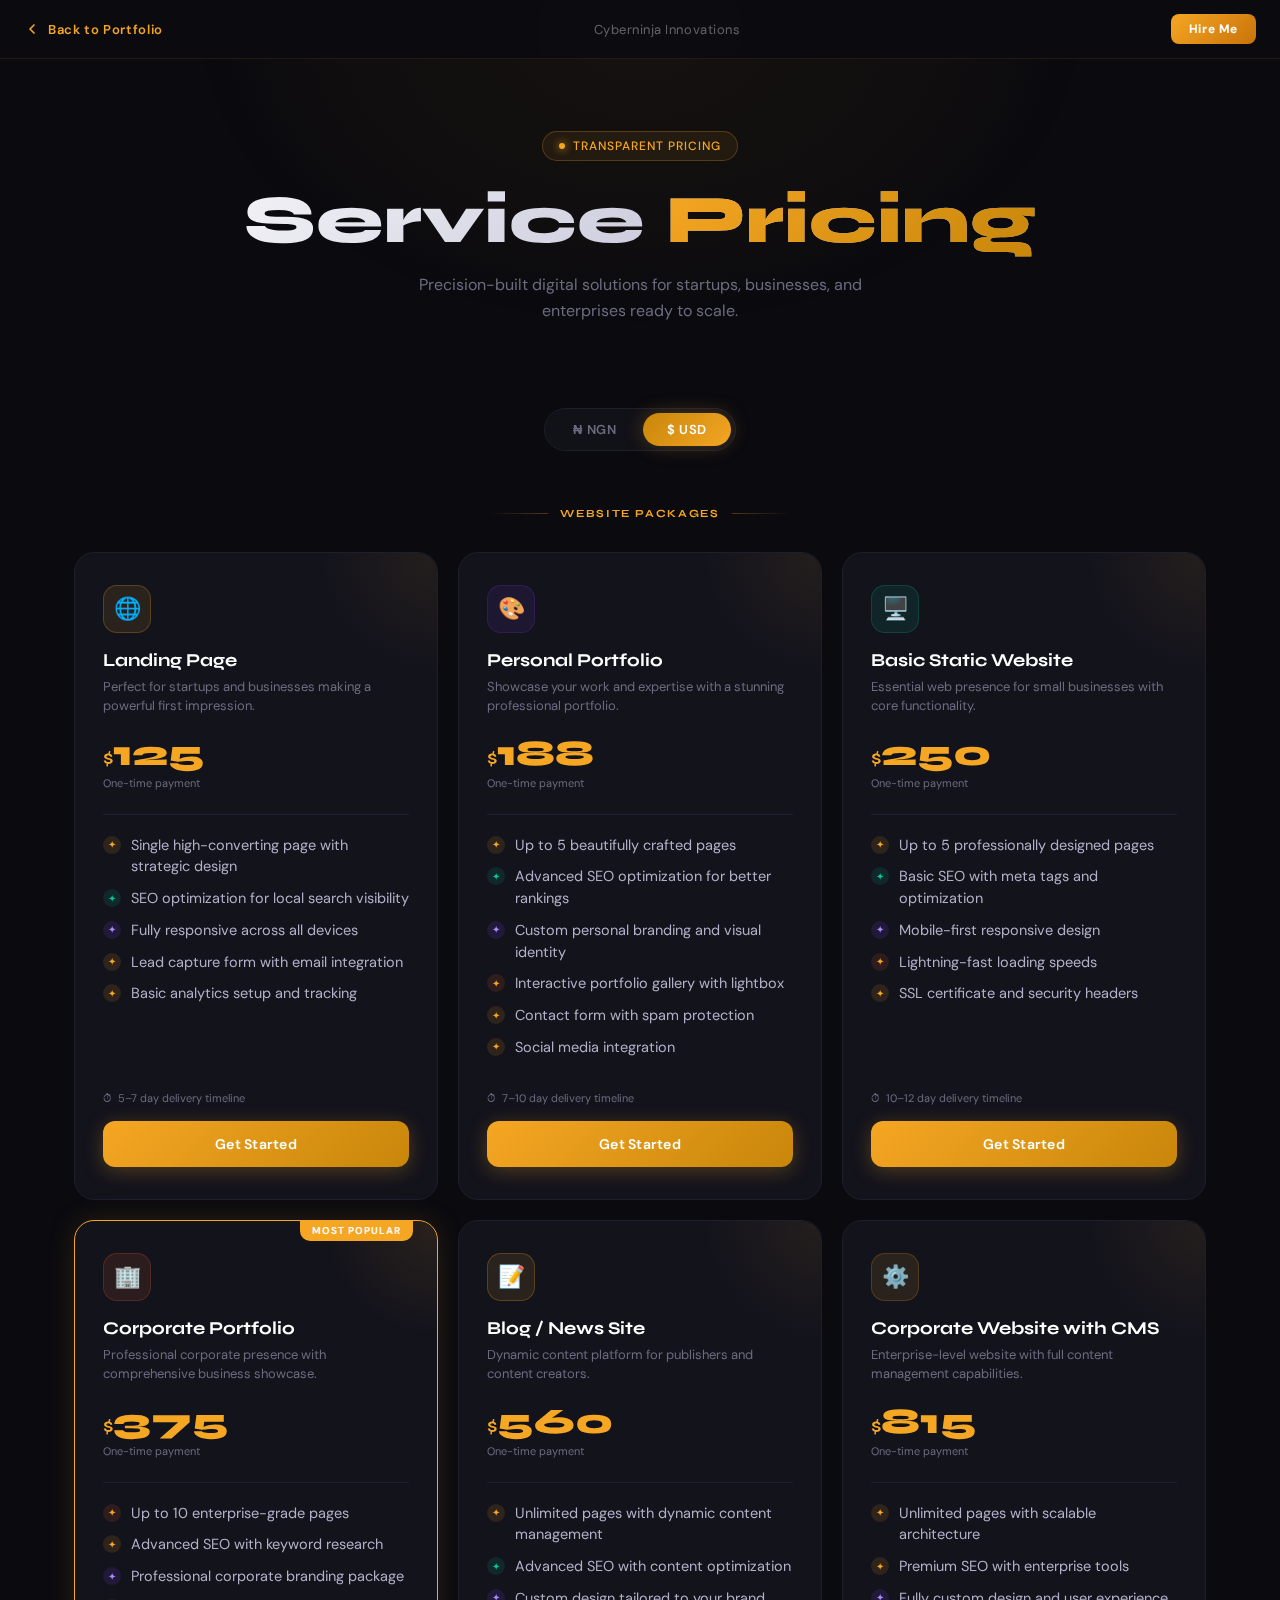
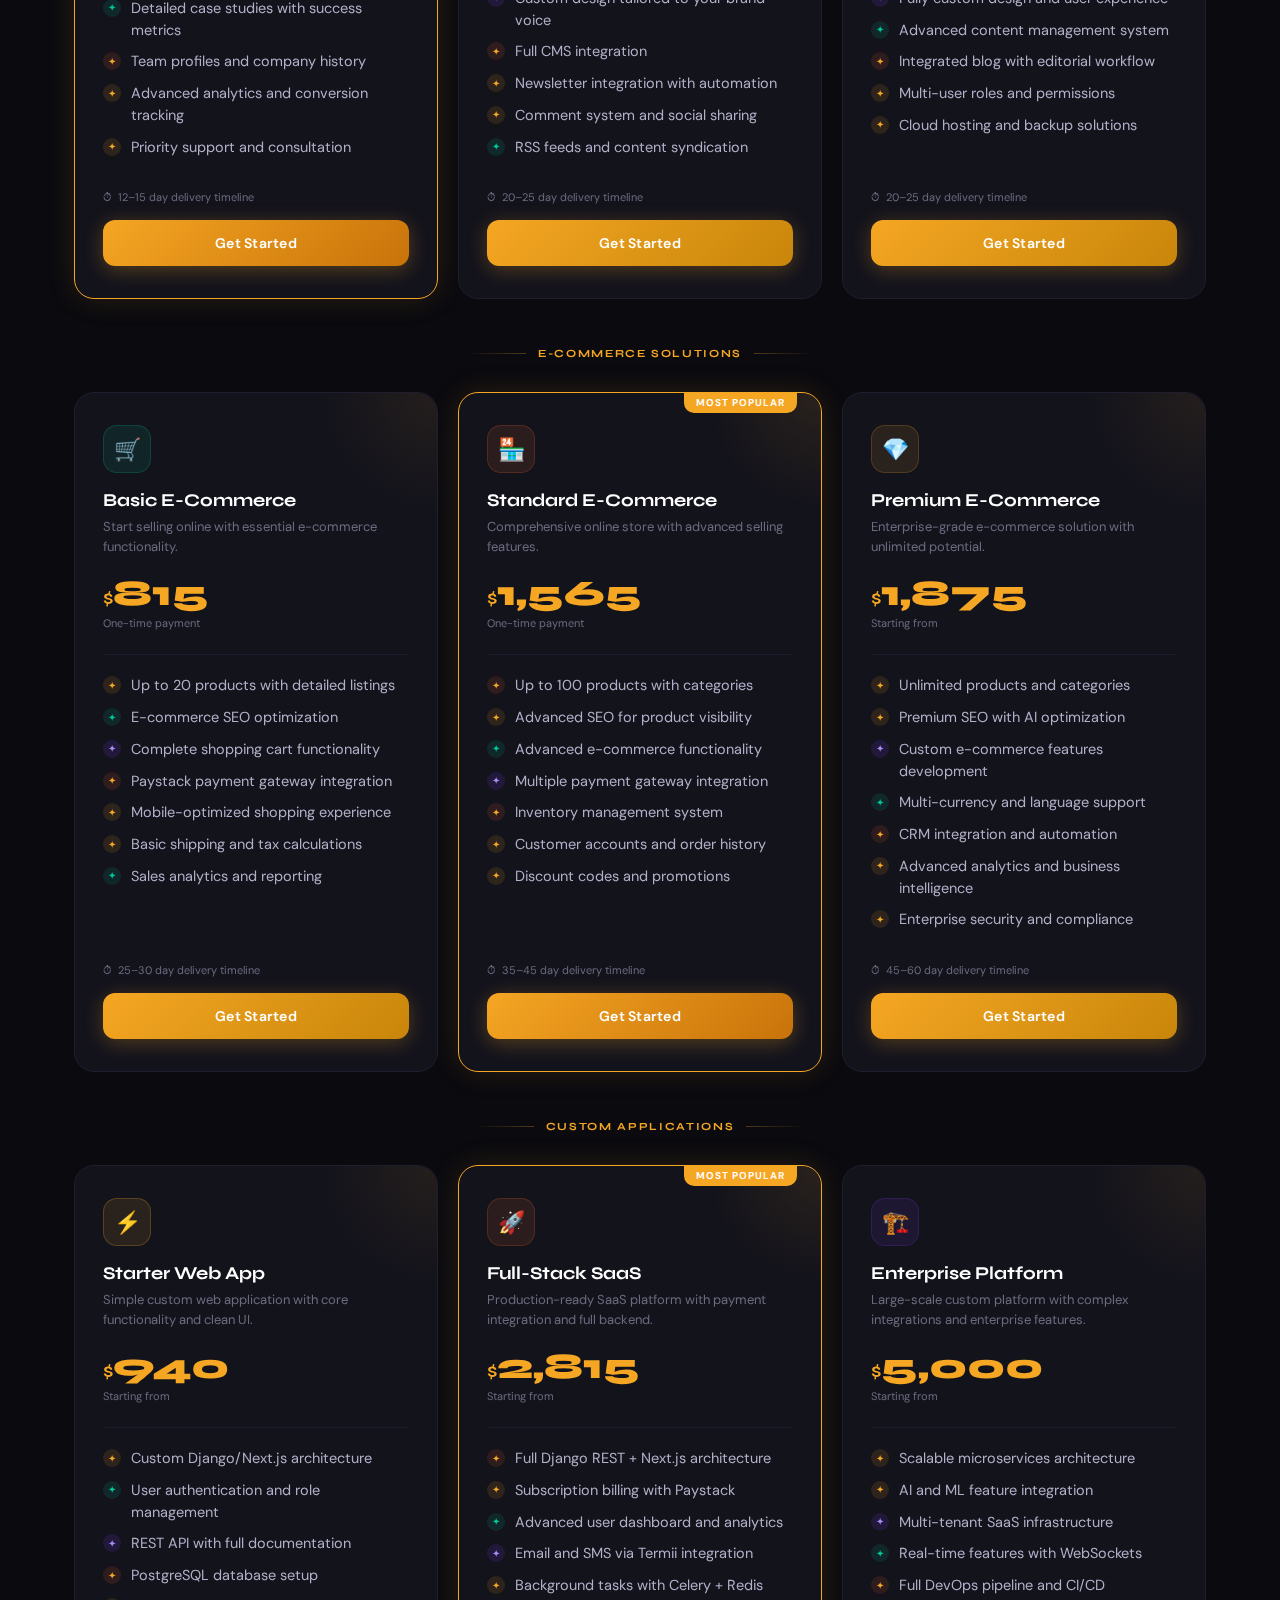
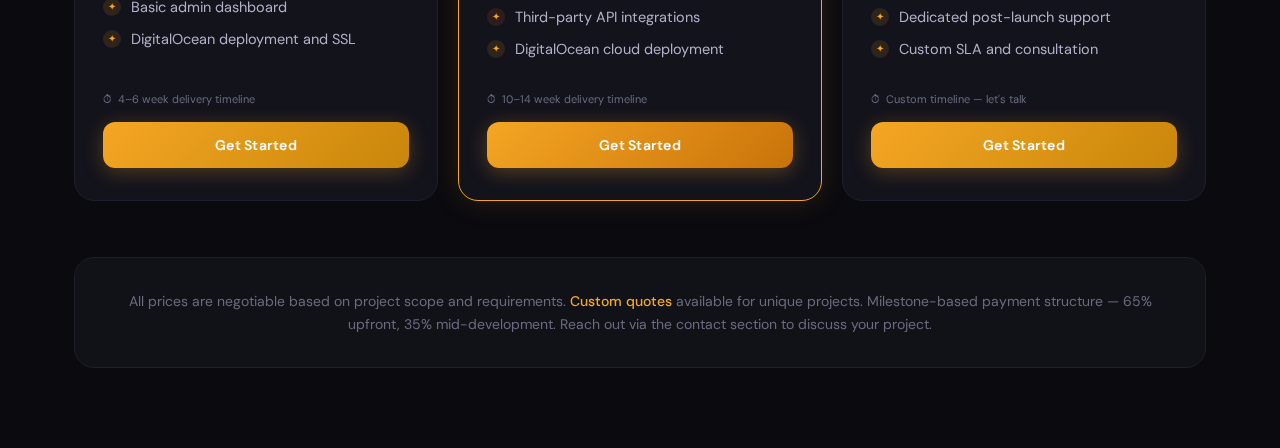
<file: cyberninja-pricing.html>
<!DOCTYPE html>
<html lang="en">
<head>
<meta charset="UTF-8">
<meta name="viewport" content="width=device-width, initial-scale=1.0">
<title>Service Pricing | Cyberninja Innovations</title>
<link href="https://fonts.googleapis.com/css2?family=Syne:wght@400;600;700;800&family=DM+Sans:wght@300;400;500&display=swap" rel="stylesheet">
<style>
  :root {
    --bg: #0a0a0f;
    --surface: #111118;
    --card: #13131c;
    --card-border: #1e1e2e;
    --accent: #f5a623;
    --accent2: #c8860a;
    --orange: #f5a623;
    --gold: #f5a623;
    --text: #e8e8f0;
    --muted: #6b6b80;
    --green: #00c896;
    --popular: #f5a623;
  }

  * { margin: 0; padding: 0; box-sizing: border-box; }

  body {
    background: var(--bg);
    color: var(--text);
    font-family: 'DM Sans', sans-serif;
    min-height: 100vh;
    overflow-x: hidden;
  }

  /* Ambient background */
  body::before {
    content: '';
    position: fixed;
    top: -30%;
    left: 50%;
    transform: translateX(-50%);
    width: 900px;
    height: 600px;
    background: radial-gradient(ellipse, rgba(245,166,35,0.05) 0%, rgba(200,134,10,0.03) 50%, transparent 70%);
    pointer-events: none;
    z-index: 0;
  }

  .wrapper {
    position: relative;
    z-index: 1;
    max-width: 1180px;
    margin: 0 auto;
    padding: 0 24px 80px;
  }

  /* Header */
  .header {
    text-align: center;
    padding: 72px 0 48px;
  }

  .badge {
    display: inline-flex;
    align-items: center;
    gap: 8px;
    background: rgba(245,166,35,0.08);
    border: 1px solid rgba(245,166,35,0.25);
    border-radius: 100px;
    padding: 6px 16px;
    font-size: 12px;
    font-weight: 500;
    color: var(--accent);
    letter-spacing: 0.08em;
    text-transform: uppercase;
    margin-bottom: 24px;
  }

  .badge::before {
    content: '';
    width: 6px; height: 6px;
    background: var(--accent);
    border-radius: 50%;
    box-shadow: 0 0 8px var(--accent);
    animation: pulse 2s infinite;
  }

  @keyframes pulse {
    0%, 100% { opacity: 1; transform: scale(1); }
    50% { opacity: 0.5; transform: scale(1.3); }
  }

  .header h1 {
    font-family: 'Syne', sans-serif;
    font-size: clamp(40px, 6vw, 68px);
    font-weight: 800;
    line-height: 1.05;
    background: linear-gradient(135deg, #ffffff 0%, #a0a0c0 100%);
    -webkit-background-clip: text;
    -webkit-text-fill-color: transparent;
    background-clip: text;
    margin-bottom: 16px;
  }

  .header h1 span {
    background: linear-gradient(135deg, var(--accent) 0%, var(--accent2) 100%);
    -webkit-background-clip: text;
    -webkit-text-fill-color: transparent;
    background-clip: text;
  }

  .header p {
    color: var(--muted);
    font-size: 16px;
    max-width: 480px;
    margin: 0 auto 36px;
    line-height: 1.6;
  }

  /* Currency Toggle */
  .toggle-wrap {
    display: flex;
    justify-content: center;
    margin-bottom: 56px;
  }

  .toggle {
    display: inline-flex;
    background: var(--surface);
    border: 1px solid var(--card-border);
    border-radius: 100px;
    padding: 4px;
    gap: 2px;
  }

  .toggle button {
    background: none;
    border: none;
    cursor: pointer;
    padding: 8px 24px;
    border-radius: 100px;
    font-family: 'DM Sans', sans-serif;
    font-size: 13px;
    font-weight: 600;
    color: var(--muted);
    transition: all 0.2s;
    letter-spacing: 0.05em;
  }

  .toggle button.active {
    background: linear-gradient(135deg, var(--accent2), var(--accent));
    color: #fff;
    box-shadow: 0 0 20px rgba(245,166,35,0.25);
  }

  /* Section Label */
  .section-label {
    font-family: 'Syne', sans-serif;
    font-size: 11px;
    font-weight: 700;
    letter-spacing: 0.15em;
    text-transform: uppercase;
    color: var(--accent);
    text-align: center;
    margin-bottom: 32px;
    display: flex;
    align-items: center;
    justify-content: center;
    gap: 12px;
  }

  .section-label::before, .section-label::after {
    content: '';
    height: 1px;
    width: 60px;
    background: linear-gradient(90deg, transparent, rgba(245,166,35,0.3));
  }

  .section-label::after {
    background: linear-gradient(90deg, rgba(245,166,35,0.3), transparent);
  }

  /* Grid */
  .grid {
    display: grid;
    grid-template-columns: repeat(3, 1fr);
    gap: 20px;
    margin-bottom: 20px;
  }

  /* Card */
  .card {
    background: var(--card);
    border: 1px solid var(--card-border);
    border-radius: 20px;
    padding: 32px 28px;
    position: relative;
    transition: transform 0.3s ease, box-shadow 0.3s ease, border-color 0.3s ease;
    overflow: hidden;
    display: flex;
    flex-direction: column;
  }

  .card::before {
    content: '';
    position: absolute;
    inset: 0;
    border-radius: 20px;
    opacity: 0;
    background: linear-gradient(135deg, rgba(245,166,35,0.04) 0%, rgba(200,134,10,0.03) 100%);
    transition: opacity 0.3s;
    pointer-events: none;
  }

  .card:hover {
    transform: translateY(-6px);
    border-color: rgba(245,166,35,0.35);
    box-shadow: 0 24px 60px rgba(0,0,0,0.4), 0 0 40px rgba(245,166,35,0.08);
  }

  .card:hover::before { opacity: 1; }

  .card.popular {
    border-color: var(--orange);
    box-shadow: 0 0 30px rgba(245,166,35,0.14);
  }

  .card.popular:hover {
    border-color: var(--orange);
    box-shadow: 0 24px 60px rgba(0,0,0,0.4), 0 0 40px rgba(245,166,35,0.18);
  }

  .popular-badge {
    position: absolute;
    top: -1px;
    right: 24px;
    background: var(--orange);
    color: #fff;
    font-size: 10px;
    font-weight: 700;
    letter-spacing: 0.1em;
    text-transform: uppercase;
    padding: 4px 12px;
    border-radius: 0 0 10px 10px;
  }

  /* Card corner glow */
  .card::after {
    content: '';
    position: absolute;
    top: 0; right: 0;
    width: 120px; height: 120px;
    background: radial-gradient(circle at top right, rgba(245,166,35,0.08), transparent 70%);
    border-radius: 0 20px 0 0;
    pointer-events: none;
  }

  .card.popular::after {
    background: radial-gradient(circle at top right, rgba(245,166,35,0.1), transparent 70%);
  }

  .card-title {
    font-family: 'Syne', sans-serif;
    font-size: 18px;
    font-weight: 700;
    color: #fff;
    margin-bottom: 6px;
  }

  .card-desc {
    font-size: 13px;
    color: var(--muted);
    line-height: 1.5;
    margin-bottom: 20px;
    min-height: 38px;
  }

  .price-wrap {
    margin-bottom: 24px;
  }

  .price {
    font-family: 'Syne', sans-serif;
    font-size: 36px;
    font-weight: 800;
    color: var(--orange);
    line-height: 1;
    display: block;
  }

  .price .currency {
    font-size: 20px;
    font-weight: 600;
  }

  .price-note {
    font-size: 11px;
    color: var(--muted);
    margin-top: 4px;
  }

  /* Divider */
  .divider {
    height: 1px;
    background: var(--card-border);
    margin-bottom: 20px;
  }

  /* Features */
  .features {
    list-style: none;
    display: flex;
    flex-direction: column;
    gap: 10px;
    margin-bottom: 20px;
    flex: 1;
  }

  .features li {
    display: flex;
    align-items: flex-start;
    gap: 10px;
    font-size: 14.5px;
    color: #b0b0c8;
    line-height: 1.5;
  }

  .features li .icon {
    flex-shrink: 0;
    width: 18px;
    height: 18px;
    border-radius: 50%;
    display: flex;
    align-items: center;
    justify-content: center;
    margin-top: 1px;
    font-size: 10px;
  }

  .icon-cyan { background: rgba(245,166,35,0.12); color: var(--accent); }
  .icon-purple { background: rgba(124,58,237,0.15); color: #a78bfa; }
  .icon-green { background: rgba(0,200,150,0.12); color: var(--green); }
  .icon-orange { background: rgba(255,107,43,0.12); color: var(--orange); }
  .icon-gold { background: rgba(245,166,35,0.12); color: var(--gold); }

  /* CTA Button */
  .btn {
    display: block;
    width: 100%;
    padding: 14px;
    border-radius: 12px;
    font-family: 'DM Sans', sans-serif;
    font-size: 14px;
    font-weight: 600;
    text-align: center;
    cursor: pointer;
    border: none;
    transition: all 0.25s;
    text-decoration: none;
    letter-spacing: 0.02em;
    margin-top: 16px;
  }

  .btn-primary {
    background: linear-gradient(135deg, var(--accent), var(--accent2));
    color: #fff;
    box-shadow: 0 4px 20px rgba(245,166,35,0.28);
  }

  .btn-primary:hover {
    transform: translateY(-2px);
    box-shadow: 0 8px 30px rgba(245,166,35,0.38);
  }

  .btn-popular {
    background: linear-gradient(135deg, var(--orange), #c8730a);
    color: #fff;
    box-shadow: 0 4px 20px rgba(245,166,35,0.3);
  }

  .btn-popular:hover {
    transform: translateY(-2px);
    box-shadow: 0 8px 30px rgba(245,166,35,0.4);
  }

  /* Timeline tag */
  .timeline-tag {
    display: inline-flex;
    align-items: center;
    gap: 6px;
    font-size: 11px;
    color: var(--muted);
    margin-top: 12px;
  }

  .timeline-tag::before {
    content: '⏱';
    font-size: 11px;
  }

  /* Footer note */
  .footer-note {
    text-align: center;
    margin-top: 56px;
    padding: 32px;
    background: var(--surface);
    border: 1px solid var(--card-border);
    border-radius: 20px;
  }

  .footer-note p {
    color: var(--muted);
    font-size: 14px;
    line-height: 1.6;
  }

  .footer-note p span {
    color: var(--accent);
    font-weight: 500;
  }

  /* Animations */
  @keyframes fadeUp {
    from { opacity: 0; transform: translateY(24px); }
    to { opacity: 1; transform: translateY(0); }
  }

  .card { animation: fadeUp 0.5s ease both; }
  .card:nth-child(1) { animation-delay: 0.05s; }
  .card:nth-child(2) { animation-delay: 0.1s; }
  .card:nth-child(3) { animation-delay: 0.15s; }


  /* Card Icon */
  .card-icon {
    width: 48px;
    height: 48px;
    border-radius: 14px;
    display: flex;
    align-items: center;
    justify-content: center;
    margin-bottom: 16px;
    font-size: 22px;
  }
  .icon-bg-cyan { background: rgba(245,166,35,0.1); border: 1px solid rgba(245,166,35,0.25); }
  .icon-bg-orange { background: rgba(255,107,43,0.1); border: 1px solid rgba(255,107,43,0.2); }
  .icon-bg-purple { background: rgba(124,58,237,0.1); border: 1px solid rgba(124,58,237,0.2); }
  .icon-bg-green { background: rgba(0,200,150,0.1); border: 1px solid rgba(0,200,150,0.2); }
  .icon-bg-gold { background: rgba(245,166,35,0.1); border: 1px solid rgba(245,166,35,0.2); }

  /* Responsive */
  @media (max-width: 900px) {
    .grid { grid-template-columns: repeat(2, 1fr); }
  }

  @media (max-width: 580px) {
    .grid { grid-template-columns: 1fr; }
    .header h1 { font-size: 36px; }
    .header { padding: 48px 0 32px; }
    .wrapper { padding: 0 16px 60px; }
    .card { padding: 24px 20px; }
    .footer-note { padding: 24px 20px; }
  }

  /* Nav: hide center text on small screens to avoid overflow */
  @media (max-width: 480px) {
    nav > span { display: none; }
  }

  /* Modal */
  @keyframes modalIn {
    from { opacity: 0; transform: scale(0.95) translateY(16px); }
    to   { opacity: 1; transform: scale(1)    translateY(0);    }
  }

  #pricing-modal {
    display: none;
    position: fixed;
    top: 0; right: 0; bottom: 0; left: 0;
    z-index: 9999;
    background: rgba(0,0,0,0.82);
    backdrop-filter: blur(6px);
    -webkit-backdrop-filter: blur(6px);
    align-items: center;
    justify-content: center;
    padding: 20px;
  }
  #pricing-modal.open { display: flex; }

  .modal-box {
    background: #13131c;
    border: 1px solid rgba(245,166,35,0.22);
    border-radius: 20px;
    padding: 36px 32px;
    max-width: 500px;
    width: 100%;
    position: relative;
    animation: modalIn 0.3s ease both;
  }

  .minput {
    background: rgba(255,255,255,0.04);
    border: 1px solid rgba(255,255,255,0.1);
    border-radius: 10px;
    padding: 12px 14px;
    color: #fff;
    font-family: 'DM Sans', sans-serif;
    font-size: 13px;
    outline: none;
    transition: border-color 0.2s;
    box-sizing: border-box;
    width: 100%;
  }
  .minput:focus { border-color: rgba(245,166,35,0.5); }
  .minput::placeholder { color: #6b6b80; }

  .modal-grid { display: grid; grid-template-columns: 1fr 1fr; gap: 10px; margin-bottom: 10px; }
  @media (max-width: 500px) { .modal-grid { grid-template-columns: 1fr; } }
</style>
<script src="https://www.google.com/recaptcha/api.js" async defer></script>
</head>
<body>

<nav style="position:sticky;top:0;z-index:100;background:rgba(10,10,15,0.85);backdrop-filter:blur(12px);border-bottom:1px solid rgba(245,166,35,0.1);padding:14px 24px;display:flex;align-items:center;justify-content:space-between;">
  <a href="/" style="display:inline-flex;align-items:center;gap:8px;color:#f5a623;text-decoration:none;font-size:13px;font-weight:600;letter-spacing:0.05em;font-family:'DM Sans',sans-serif;transition:opacity 0.2s;" onmouseover="this.style.opacity='.7'" onmouseout="this.style.opacity='1'">
    <svg width="16" height="16" viewBox="0 0 24 24" fill="none" stroke="currentColor" stroke-width="2.5" stroke-linecap="round" stroke-linejoin="round"><polyline points="15 18 9 12 15 6"></polyline></svg>
    Back to Portfolio
  </a>
  <span style="font-family:'DM Sans',sans-serif;font-size:13px;color:rgba(255,255,255,0.35);letter-spacing:0.04em;">Cyberninja Innovations</span>
  <a href="/#section-contact" style="display:inline-block;padding:7px 18px;border-radius:8px;background:linear-gradient(135deg,#f5a623,#c8730a);color:#fff;font-size:12px;font-weight:700;letter-spacing:0.05em;text-decoration:none;font-family:'DM Sans',sans-serif;transition:opacity 0.2s;" onmouseover="this.style.opacity='.85'" onmouseout="this.style.opacity='1'">Hire Me</a>
</nav>

<div class="wrapper">

  <div class="header">
    <div class="badge">Transparent Pricing</div>
    <h1>Service <span>Pricing</span></h1>
    <p>Precision-built digital solutions for startups, businesses, and enterprises ready to scale.</p>
  </div>

  <div class="toggle-wrap">
    <div class="toggle">
      <button class="active" onclick="setCurrency('ngn', this)">₦ NGN</button>
      <button onclick="setCurrency('usd', this)">$ USD</button>
    </div>
  </div>

  <!-- WEBSITES -->
  <div class="section-label">Website Packages</div>
  <div class="grid" id="web-grid">

    <div class="card">
      <div class="card-icon icon-bg-cyan">🌐</div>
      <div class="card-title">Landing Page</div>
      <div class="card-desc">Perfect for startups and businesses making a powerful first impression.</div>
      <div class="price-wrap">
        <span class="price" data-ngn="200,000" data-usd="125"><span class="currency" data-sym="₦">₦</span><span class="amount">200,000</span></span>
        <div class="price-note">One-time payment</div>
      </div>
      <div class="divider"></div>
      <ul class="features">
        <li><span class="icon icon-cyan">✦</span>Single high-converting page with strategic design</li>
        <li><span class="icon icon-green">✦</span>SEO optimization for local search visibility</li>
        <li><span class="icon icon-purple">✦</span>Fully responsive across all devices</li>
        <li><span class="icon icon-cyan">✦</span>Lead capture form with email integration</li>
        <li><span class="icon icon-gold">✦</span>Basic analytics setup and tracking</li>
      </ul>
      <div class="timeline-tag">5–7 day delivery timeline</div>
      <a href="/#section-contact" class="btn btn-primary">Get Started</a>
    </div>

    <div class="card">
      <div class="card-icon icon-bg-purple">🎨</div>
      <div class="card-title">Personal Portfolio</div>
      <div class="card-desc">Showcase your work and expertise with a stunning professional portfolio.</div>
      <div class="price-wrap">
        <span class="price" data-ngn="300,000" data-usd="188"><span class="currency" data-sym="₦">₦</span><span class="amount">300,000</span></span>
        <div class="price-note">One-time payment</div>
      </div>
      <div class="divider"></div>
      <ul class="features">
        <li><span class="icon icon-cyan">✦</span>Up to 5 beautifully crafted pages</li>
        <li><span class="icon icon-green">✦</span>Advanced SEO optimization for better rankings</li>
        <li><span class="icon icon-purple">✦</span>Custom personal branding and visual identity</li>
        <li><span class="icon icon-orange">✦</span>Interactive portfolio gallery with lightbox</li>
        <li><span class="icon icon-gold">✦</span>Contact form with spam protection</li>
        <li><span class="icon icon-cyan">✦</span>Social media integration</li>
      </ul>
      <div class="timeline-tag">7–10 day delivery timeline</div>
      <a href="/#section-contact" class="btn btn-primary">Get Started</a>
    </div>

    <div class="card">
      <div class="card-icon icon-bg-green">🖥️</div>
      <div class="card-title">Basic Static Website</div>
      <div class="card-desc">Essential web presence for small businesses with core functionality.</div>
      <div class="price-wrap">
        <span class="price" data-ngn="400,000" data-usd="250"><span class="currency" data-sym="₦">₦</span><span class="amount">400,000</span></span>
        <div class="price-note">One-time payment</div>
      </div>
      <div class="divider"></div>
      <ul class="features">
        <li><span class="icon icon-cyan">✦</span>Up to 5 professionally designed pages</li>
        <li><span class="icon icon-green">✦</span>Basic SEO with meta tags and optimization</li>
        <li><span class="icon icon-purple">✦</span>Mobile-first responsive design</li>
        <li><span class="icon icon-orange">✦</span>Lightning-fast loading speeds</li>
        <li><span class="icon icon-gold">✦</span>SSL certificate and security headers</li>
      </ul>
      <div class="timeline-tag">10–12 day delivery timeline</div>
      <a href="/#section-contact" class="btn btn-primary">Get Started</a>
    </div>

  </div>

  <!-- CORPORATE -->
  <div class="grid" style="margin-bottom:20px;">

    <div class="card popular">
      <div class="popular-badge">Most Popular</div>
      <div class="card-icon icon-bg-orange">🏢</div>
      <div class="card-title">Corporate Portfolio</div>
      <div class="card-desc">Professional corporate presence with comprehensive business showcase.</div>
      <div class="price-wrap">
        <span class="price" data-ngn="600,000" data-usd="375"><span class="currency" data-sym="₦">₦</span><span class="amount">600,000</span></span>
        <div class="price-note">One-time payment</div>
      </div>
      <div class="divider"></div>
      <ul class="features">
        <li><span class="icon icon-orange">✦</span>Up to 10 enterprise-grade pages</li>
        <li><span class="icon icon-cyan">✦</span>Advanced SEO with keyword research</li>
        <li><span class="icon icon-purple">✦</span>Professional corporate branding package</li>
        <li><span class="icon icon-green">✦</span>Detailed case studies with success metrics</li>
        <li><span class="icon icon-orange">✦</span>Team profiles and company history</li>
        <li><span class="icon icon-gold">✦</span>Advanced analytics and conversion tracking</li>
        <li><span class="icon icon-cyan">✦</span>Priority support and consultation</li>
      </ul>
      <div class="timeline-tag">12–15 day delivery timeline</div>
      <a href="/#section-contact" class="btn btn-popular">Get Started</a>
    </div>

    <div class="card">
      <div class="card-icon icon-bg-cyan">📝</div>
      <div class="card-title">Blog / News Site</div>
      <div class="card-desc">Dynamic content platform for publishers and content creators.</div>
      <div class="price-wrap">
        <span class="price" data-ngn="900,000" data-usd="560"><span class="currency" data-sym="₦">₦</span><span class="amount">900,000</span></span>
        <div class="price-note">One-time payment</div>
      </div>
      <div class="divider"></div>
      <ul class="features">
        <li><span class="icon icon-cyan">✦</span>Unlimited pages with dynamic content management</li>
        <li><span class="icon icon-green">✦</span>Advanced SEO with content optimization</li>
        <li><span class="icon icon-purple">✦</span>Custom design tailored to your brand voice</li>
        <li><span class="icon icon-orange">✦</span>Full CMS integration</li>
        <li><span class="icon icon-gold">✦</span>Newsletter integration with automation</li>
        <li><span class="icon icon-cyan">✦</span>Comment system and social sharing</li>
        <li><span class="icon icon-green">✦</span>RSS feeds and content syndication</li>
      </ul>
      <div class="timeline-tag">20–25 day delivery timeline</div>
      <a href="/#section-contact" class="btn btn-primary">Get Started</a>
    </div>

    <div class="card">
      <div class="card-icon icon-bg-gold">⚙️</div>
      <div class="card-title">Corporate Website with CMS</div>
      <div class="card-desc">Enterprise-level website with full content management capabilities.</div>
      <div class="price-wrap">
        <span class="price" data-ngn="1,300,000" data-usd="815"><span class="currency" data-sym="₦">₦</span><span class="amount">1,300,000</span></span>
        <div class="price-note">One-time payment</div>
      </div>
      <div class="divider"></div>
      <ul class="features">
        <li><span class="icon icon-cyan">✦</span>Unlimited pages with scalable architecture</li>
        <li><span class="icon icon-gold">✦</span>Premium SEO with enterprise tools</li>
        <li><span class="icon icon-purple">✦</span>Fully custom design and user experience</li>
        <li><span class="icon icon-green">✦</span>Advanced content management system</li>
        <li><span class="icon icon-orange">✦</span>Integrated blog with editorial workflow</li>
        <li><span class="icon icon-cyan">✦</span>Multi-user roles and permissions</li>
        <li><span class="icon icon-gold">✦</span>Cloud hosting and backup solutions</li>
      </ul>
      <div class="timeline-tag">20–25 day delivery timeline</div>
      <a href="/#section-contact" class="btn btn-primary">Get Started</a>
    </div>

  </div>

  <!-- E-COMMERCE -->
  <div class="section-label" style="margin-top:48px;">E-Commerce Solutions</div>
  <div class="grid">

    <div class="card">
      <div class="card-icon icon-bg-green">🛒</div>
      <div class="card-title">Basic E-Commerce</div>
      <div class="card-desc">Start selling online with essential e-commerce functionality.</div>
      <div class="price-wrap">
        <span class="price" data-ngn="1,300,000" data-usd="815"><span class="currency" data-sym="₦">₦</span><span class="amount">1,300,000</span></span>
        <div class="price-note">One-time payment</div>
      </div>
      <div class="divider"></div>
      <ul class="features">
        <li><span class="icon icon-cyan">✦</span>Up to 20 products with detailed listings</li>
        <li><span class="icon icon-green">✦</span>E-commerce SEO optimization</li>
        <li><span class="icon icon-purple">✦</span>Complete shopping cart functionality</li>
        <li><span class="icon icon-orange">✦</span>Paystack payment gateway integration</li>
        <li><span class="icon icon-gold">✦</span>Mobile-optimized shopping experience</li>
        <li><span class="icon icon-cyan">✦</span>Basic shipping and tax calculations</li>
        <li><span class="icon icon-green">✦</span>Sales analytics and reporting</li>
      </ul>
      <div class="timeline-tag">25–30 day delivery timeline</div>
      <a href="/#section-contact" class="btn btn-primary">Get Started</a>
    </div>

    <div class="card popular">
      <div class="popular-badge">Most Popular</div>
      <div class="card-icon icon-bg-orange">🏪</div>
      <div class="card-title">Standard E-Commerce</div>
      <div class="card-desc">Comprehensive online store with advanced selling features.</div>
      <div class="price-wrap">
        <span class="price" data-ngn="2,500,000" data-usd="1,565"><span class="currency" data-sym="₦">₦</span><span class="amount">2,500,000</span></span>
        <div class="price-note">One-time payment</div>
      </div>
      <div class="divider"></div>
      <ul class="features">
        <li><span class="icon icon-orange">✦</span>Up to 100 products with categories</li>
        <li><span class="icon icon-cyan">✦</span>Advanced SEO for product visibility</li>
        <li><span class="icon icon-green">✦</span>Advanced e-commerce functionality</li>
        <li><span class="icon icon-purple">✦</span>Multiple payment gateway integration</li>
        <li><span class="icon icon-orange">✦</span>Inventory management system</li>
        <li><span class="icon icon-gold">✦</span>Customer accounts and order history</li>
        <li><span class="icon icon-cyan">✦</span>Discount codes and promotions</li>
      </ul>
      <div class="timeline-tag">35–45 day delivery timeline</div>
      <a href="/#section-contact" class="btn btn-popular">Get Started</a>
    </div>

    <div class="card">
      <div class="card-icon icon-bg-gold">💎</div>
      <div class="card-title">Premium E-Commerce</div>
      <div class="card-desc">Enterprise-grade e-commerce solution with unlimited potential.</div>
      <div class="price-wrap">
        <span class="price" data-ngn="3,000,000" data-usd="1,875"><span class="currency" data-sym="₦">₦</span><span class="amount">3,000,000</span></span>
        <div class="price-note">Starting from</div>
      </div>
      <div class="divider"></div>
      <ul class="features">
        <li><span class="icon icon-cyan">✦</span>Unlimited products and categories</li>
        <li><span class="icon icon-gold">✦</span>Premium SEO with AI optimization</li>
        <li><span class="icon icon-purple">✦</span>Custom e-commerce features development</li>
        <li><span class="icon icon-green">✦</span>Multi-currency and language support</li>
        <li><span class="icon icon-orange">✦</span>CRM integration and automation</li>
        <li><span class="icon icon-gold">✦</span>Advanced analytics and business intelligence</li>
        <li><span class="icon icon-cyan">✦</span>Enterprise security and compliance</li>
      </ul>
      <div class="timeline-tag">45–60 day delivery timeline</div>
      <a href="/#section-contact" class="btn btn-primary">Get Started</a>
    </div>

  </div>

  <!-- CUSTOM / SaaS -->
  <div class="section-label" style="margin-top:48px;">Custom Applications</div>
  <div class="grid">

    <div class="card">
      <div class="card-icon icon-bg-cyan">⚡</div>
      <div class="card-title">Starter Web App</div>
      <div class="card-desc">Simple custom web application with core functionality and clean UI.</div>
      <div class="price-wrap">
        <span class="price" data-ngn="1,500,000" data-usd="940"><span class="currency" data-sym="₦">₦</span><span class="amount">1,500,000</span></span>
        <div class="price-note">Starting from</div>
      </div>
      <div class="divider"></div>
      <ul class="features">
        <li><span class="icon icon-cyan">✦</span>Custom Django/Next.js architecture</li>
        <li><span class="icon icon-green">✦</span>User authentication and role management</li>
        <li><span class="icon icon-purple">✦</span>REST API with full documentation</li>
        <li><span class="icon icon-orange">✦</span>PostgreSQL database setup</li>
        <li><span class="icon icon-gold">✦</span>Basic admin dashboard</li>
        <li><span class="icon icon-cyan">✦</span>DigitalOcean deployment and SSL</li>
      </ul>
      <div class="timeline-tag">4–6 week delivery timeline</div>
      <a href="/#section-contact" class="btn btn-primary">Get Started</a>
    </div>

    <div class="card popular">
      <div class="popular-badge">Most Popular</div>
      <div class="card-icon icon-bg-orange">🚀</div>
      <div class="card-title">Full-Stack SaaS</div>
      <div class="card-desc">Production-ready SaaS platform with payment integration and full backend.</div>
      <div class="price-wrap">
        <span class="price" data-ngn="4,500,000" data-usd="2,815"><span class="currency" data-sym="₦">₦</span><span class="amount">4,500,000</span></span>
        <div class="price-note">Starting from</div>
      </div>
      <div class="divider"></div>
      <ul class="features">
        <li><span class="icon icon-orange">✦</span>Full Django REST + Next.js architecture</li>
        <li><span class="icon icon-cyan">✦</span>Subscription billing with Paystack</li>
        <li><span class="icon icon-green">✦</span>Advanced user dashboard and analytics</li>
        <li><span class="icon icon-purple">✦</span>Email and SMS via Termii integration</li>
        <li><span class="icon icon-gold">✦</span>Background tasks with Celery + Redis</li>
        <li><span class="icon icon-orange">✦</span>Third-party API integrations</li>
        <li><span class="icon icon-cyan">✦</span>DigitalOcean cloud deployment</li>
      </ul>
      <div class="timeline-tag">10–14 week delivery timeline</div>
      <a href="/#section-contact" class="btn btn-popular">Get Started</a>
    </div>

    <div class="card">
      <div class="card-icon icon-bg-purple">🏗️</div>
      <div class="card-title">Enterprise Platform</div>
      <div class="card-desc">Large-scale custom platform with complex integrations and enterprise features.</div>
      <div class="price-wrap">
        <span class="price" data-ngn="8,000,000" data-usd="5,000"><span class="currency" data-sym="₦">₦</span><span class="amount">8,000,000</span></span>
        <div class="price-note">Starting from</div>
      </div>
      <div class="divider"></div>
      <ul class="features">
        <li><span class="icon icon-cyan">✦</span>Scalable microservices architecture</li>
        <li><span class="icon icon-gold">✦</span>AI and ML feature integration</li>
        <li><span class="icon icon-purple">✦</span>Multi-tenant SaaS infrastructure</li>
        <li><span class="icon icon-green">✦</span>Real-time features with WebSockets</li>
        <li><span class="icon icon-orange">✦</span>Full DevOps pipeline and CI/CD</li>
        <li><span class="icon icon-gold">✦</span>Dedicated post-launch support</li>
        <li><span class="icon icon-cyan">✦</span>Custom SLA and consultation</li>
      </ul>
      <div class="timeline-tag">Custom timeline — let's talk</div>
      <a href="/#section-contact" class="btn btn-primary">Get Started</a>
    </div>

  </div>

  <div class="footer-note">
    <p>All prices are negotiable based on project scope and requirements. <span>Custom quotes</span> available for unique projects. Milestone-based payment structure — 65% upfront, 35% mid-development. Reach out via the contact section to discuss your project.</p>
  </div>

</div>

<!-- Contact Modal -->
<div id="pricing-modal">
  <div class="modal-box">

    <!-- Close -->
    <button onclick="closeModal()" style="position:absolute;top:14px;right:18px;background:none;border:none;color:rgba(255,255,255,0.35);font-size:26px;cursor:pointer;line-height:1;transition:color 0.2s;" onmouseover="this.style.color='#fff'" onmouseout="this.style.color='rgba(255,255,255,0.35)'">&times;</button>

    <!-- Package badge -->
    <div style="display:inline-flex;align-items:center;gap:8px;background:rgba(245,166,35,0.08);border:1px solid rgba(245,166,35,0.25);border-radius:100px;padding:5px 14px;font-size:11px;color:#f5a623;font-weight:700;letter-spacing:0.1em;text-transform:uppercase;margin-bottom:18px;">
      <span style="width:6px;height:6px;border-radius:50%;background:#f5a623;flex-shrink:0;"></span>
      <span id="modal-package-badge">Package</span>
    </div>

    <h3 style="font-family:'Syne',sans-serif;color:#fff;font-size:20px;font-weight:700;margin-bottom:6px;">Let's Get Started</h3>
    <p style="color:#6b6b80;font-size:13px;margin-bottom:24px;line-height:1.6;">Tell me about your project and I'll respond within 24 hours.</p>

    <!-- Form -->
    <form id="modal-form">
      <input type="hidden" name="package" id="modal-package-input">
      <div class="modal-grid">
        <input class="minput" type="text" name="name" placeholder="Your Name" required>
        <input class="minput" type="email" name="email" placeholder="Your Email" required>
      </div>
      <input class="minput" type="text" name="phone" placeholder="Your Phone" required style="margin-bottom:10px;display:block;">
      <textarea class="minput" name="message" placeholder="Tell me more about your project..." rows="4" style="resize:vertical;margin-bottom:20px;display:block;"></textarea>
      <div id="modal-captcha-wrap" style="display:none;margin-bottom:16px;text-align:center;">
        <p style="color:#6b6b80;font-size:12px;margin-bottom:10px;">Complete the verification below to send your message.</p>
        <div id="modal-captcha-widget" style="display:inline-block;"></div>
      </div>
      <button id="modal-submit-btn" type="button" style="width:100%;padding:14px;border-radius:12px;background:linear-gradient(135deg,#f5a623,#c8730a);color:#fff;font-family:'DM Sans',sans-serif;font-size:14px;font-weight:700;border:none;cursor:pointer;letter-spacing:0.03em;transition:all 0.25s;box-shadow:0 4px 20px rgba(245,166,35,0.25);">Send Message &rarr;</button>
      <div id="modal-error" style="display:none;color:#ff7070;font-size:13px;text-align:center;margin-top:12px;"></div>
    </form>

    <!-- Success -->
    <div id="modal-success" style="display:none;text-align:center;padding:28px 0 8px;">
      <div style="width:52px;height:52px;border-radius:50%;background:rgba(0,200,150,0.12);border:1px solid rgba(0,200,150,0.3);display:flex;align-items:center;justify-content:center;margin:0 auto 16px;font-size:22px;color:#00c896;">✓</div>
      <p style="color:#fff;font-family:'Syne',sans-serif;font-size:18px;font-weight:700;margin-bottom:8px;">Message sent!</p>
      <p style="color:#6b6b80;font-size:13px;">I'll get back to you within 24 hours.</p>
    </div>

  </div>
</div>

<script>
  let currentCurrency = 'ngn';

  function setCurrency(currency, btn) {
    currentCurrency = currency;
    document.querySelectorAll('.toggle button').forEach(b => b.classList.remove('active'));
    btn.classList.add('active');

    document.querySelectorAll('.price').forEach(el => {
      const ngn = el.getAttribute('data-ngn');
      const usd = el.getAttribute('data-usd');
      const sym = el.querySelector('[data-sym]');
      const amt = el.querySelector('.amount');
      if (currency === 'ngn') {
        sym.textContent = '₦';
        amt.textContent = ngn;
      } else {
        sym.textContent = '$';
        amt.textContent = usd;
      }
    });
  }

  // ── Modal ─────────────────────────────────���────────
  var modalWidgetId = null;
  var modalCaptchaShown = false;
  var modalCaptchaReady = false;

  function openModal(packageName) {
    document.getElementById('modal-form').reset();
    document.getElementById('modal-package-input').value = packageName;
    document.getElementById('modal-package-badge').textContent = packageName;
    document.getElementById('modal-form').style.display = '';
    document.getElementById('modal-success').style.display = 'none';
    document.getElementById('modal-error').style.display = 'none';
    document.getElementById('modal-captcha-wrap').style.display = 'none';
    if (modalWidgetId !== null) { try { grecaptcha.reset(modalWidgetId); } catch(e) {} }
    modalCaptchaShown = false;
    modalCaptchaReady = false;
    var btn = document.getElementById('modal-submit-btn');
    btn.textContent = 'Send Message \u2192';
    btn.disabled = false;
    document.getElementById('pricing-modal').classList.add('open');
    document.body.style.overflow = 'hidden';
  }

  function closeModal() {
    document.getElementById('pricing-modal').classList.remove('open');
    document.body.style.overflow = '';
  }

  document.getElementById('pricing-modal').addEventListener('click', function(e) {
    if (e.target === this) closeModal();
  });

  document.addEventListener('keydown', function(e) {
    if (e.key === 'Escape') closeModal();
  });

  async function modalDoSend(token) {
    var btn = document.getElementById('modal-submit-btn');
    btn.textContent = 'Sending\u2026';
    btn.disabled = true;
    var data = new FormData(document.getElementById('modal-form'));
    var pkg = data.get('package');
    var msg = (data.get('message') || '').trim() || '(No additional details)';
    data.set('message', 'Pricing Package Enquiry: ' + pkg + '\n\n' + msg);
    data.append('g-recaptcha-response', token);
    try {
      var res = await fetch('/contact', { method: 'POST', body: data });
      if (res.ok) {
        document.getElementById('modal-form').style.display = 'none';
        document.getElementById('modal-captcha-wrap').style.display = 'none';
        document.getElementById('modal-success').style.display = 'block';
        setTimeout(closeModal, 3500);
      } else {
        var code = await res.text();
        var msgs = {
          'captcha_failed': 'CAPTCHA verification failed. Please redo the verification.',
          'missing_fields': 'Please fill in all required fields.',
          'invalid_email': 'Your email address looks incorrect — please double-check it (e.g. name@example.com).',
          'send_failed': 'Failed to send. Please email me directly.'
        };
        throw new Error(msgs[code] || 'Something went wrong (' + code + '). Please try again.');
      }
    } catch(e) {
      var errEl = document.getElementById('modal-error');
      errEl.textContent = e.message || 'Something went wrong. Please try again.';
      errEl.style.display = 'block';
      modalCaptchaReady = false;
      btn.textContent = '\u2191 Complete the verification above';
      btn.disabled = true;
      if (modalWidgetId !== null) { try { grecaptcha.reset(modalWidgetId); } catch(e2) {} }
    }
  }

  document.getElementById('modal-submit-btn').addEventListener('click', function() {
    var form = document.getElementById('modal-form');
    if (!form.checkValidity()) { form.reportValidity(); return; }
    var errEl = document.getElementById('modal-error');
    errEl.style.display = 'none';
    var self = this;
    var wrap = document.getElementById('modal-captcha-wrap');
    if (!modalCaptchaShown) {
      wrap.style.display = 'block';
      modalCaptchaShown = true;
      modalCaptchaReady = false;
      self.textContent = '\u2191 Complete the verification above';
      self.disabled = true;
      if (modalWidgetId === null) {
        modalWidgetId = grecaptcha.render('modal-captcha-widget', {
          sitekey: '6LcUJHwsAAAAALWCroDhefSNL8si1Pn3ptEETXef',
          callback: function() {
            modalCaptchaReady = true;
            var btn = document.getElementById('modal-submit-btn');
            btn.textContent = 'Send Message \u2192';
            btn.disabled = false;
          },
          'error-callback': function() {
            errEl.textContent = 'CAPTCHA error. Please try again.';
            errEl.style.display = 'block';
          }
        });
      }
    } else if (modalCaptchaReady) {
      var token = grecaptcha.getResponse(modalWidgetId);
      if (!token) {
        grecaptcha.reset(modalWidgetId);
        modalCaptchaReady = false;
        self.textContent = '\u2191 Complete the verification again';
        self.disabled = true;
        errEl.textContent = 'Verification expired. Please redo the CAPTCHA.';
        errEl.style.display = 'block';
      } else {
        modalDoSend(token);
      }
    } else {
      errEl.textContent = 'Please complete the CAPTCHA first.';
      errEl.style.display = 'block';
    }
  });

  document.querySelectorAll('.btn').forEach(function(btn) {
    btn.addEventListener('click', function(e) {
      e.preventDefault();
      var card = this.closest('.card');
      var packageName = card.querySelector('.card-title').textContent.trim();
      openModal(packageName);
    });
  });

  // Default: show USD prices; visitor can switch to NGN
  (function() {
    var usdBtn = document.querySelector('.toggle button:last-child');
    if (usdBtn) setCurrency('usd', usdBtn);
  })();
</script>
</body>
</html>
</file>
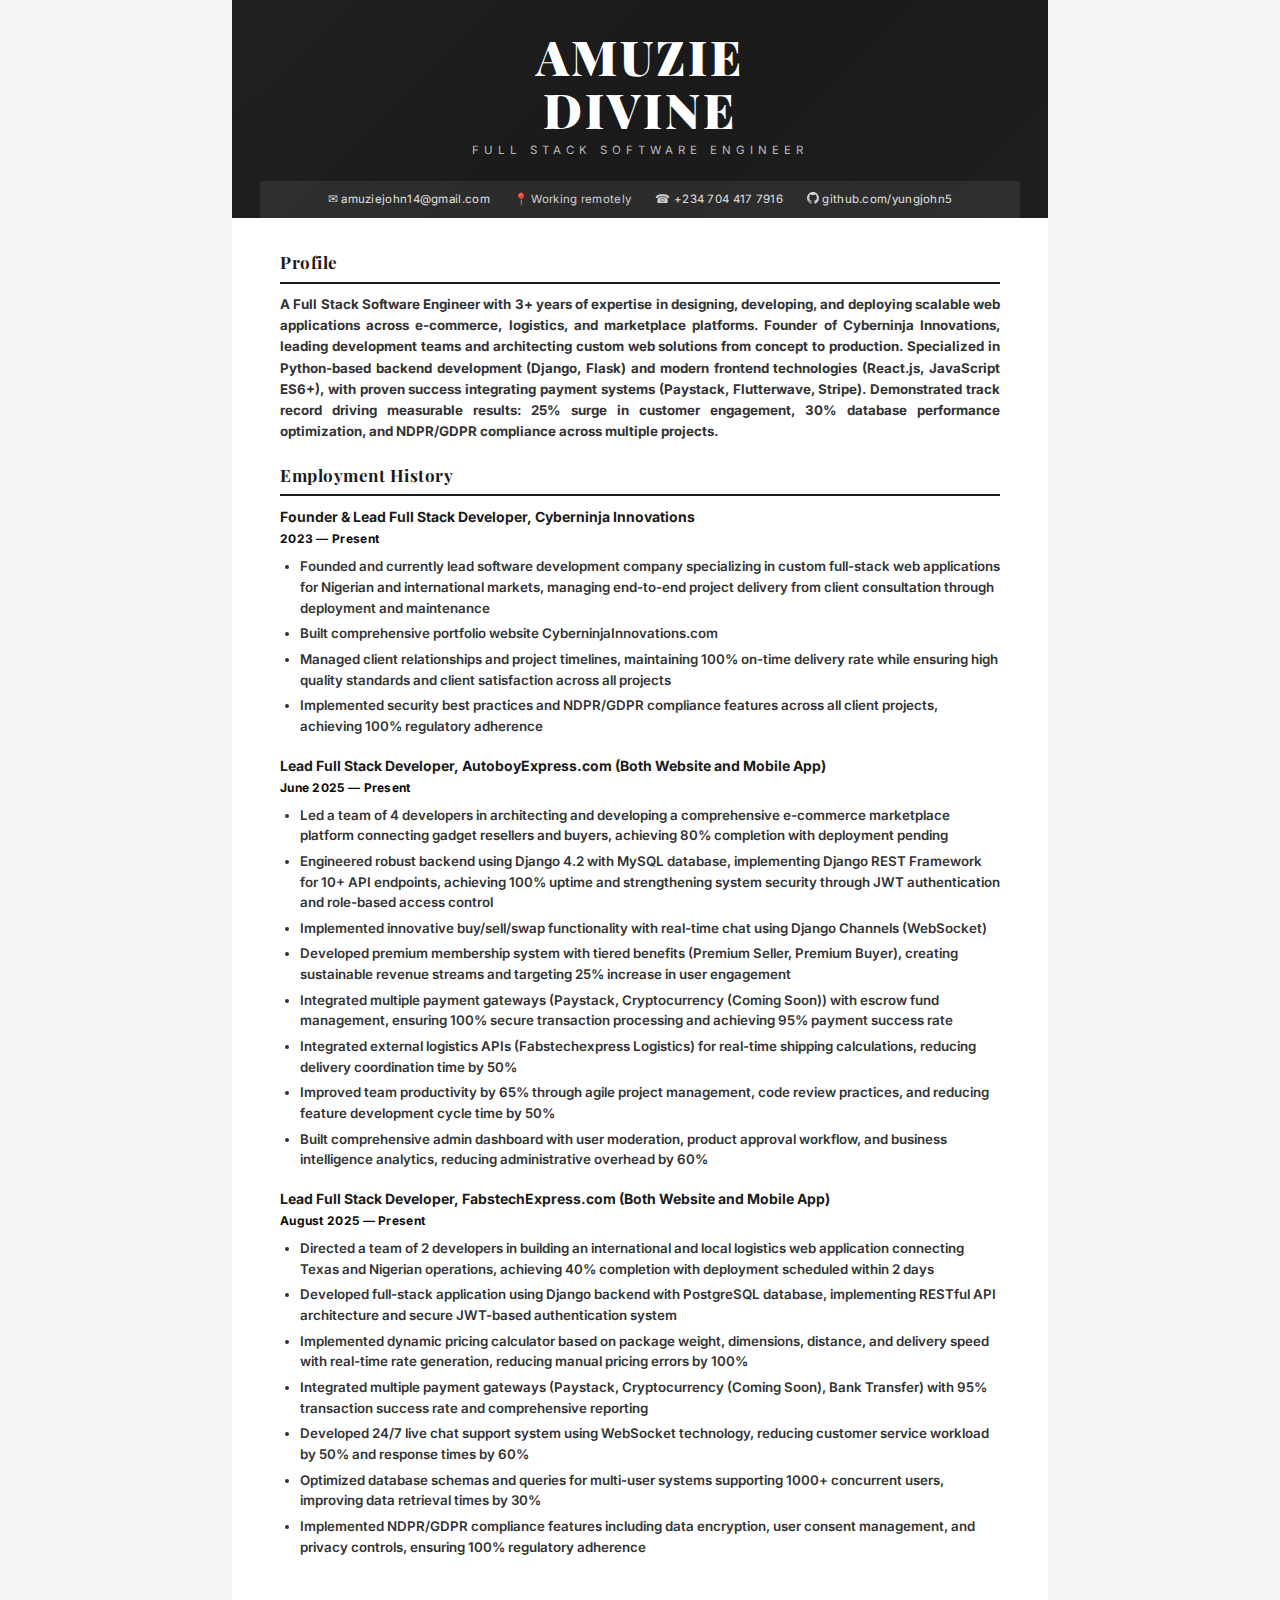
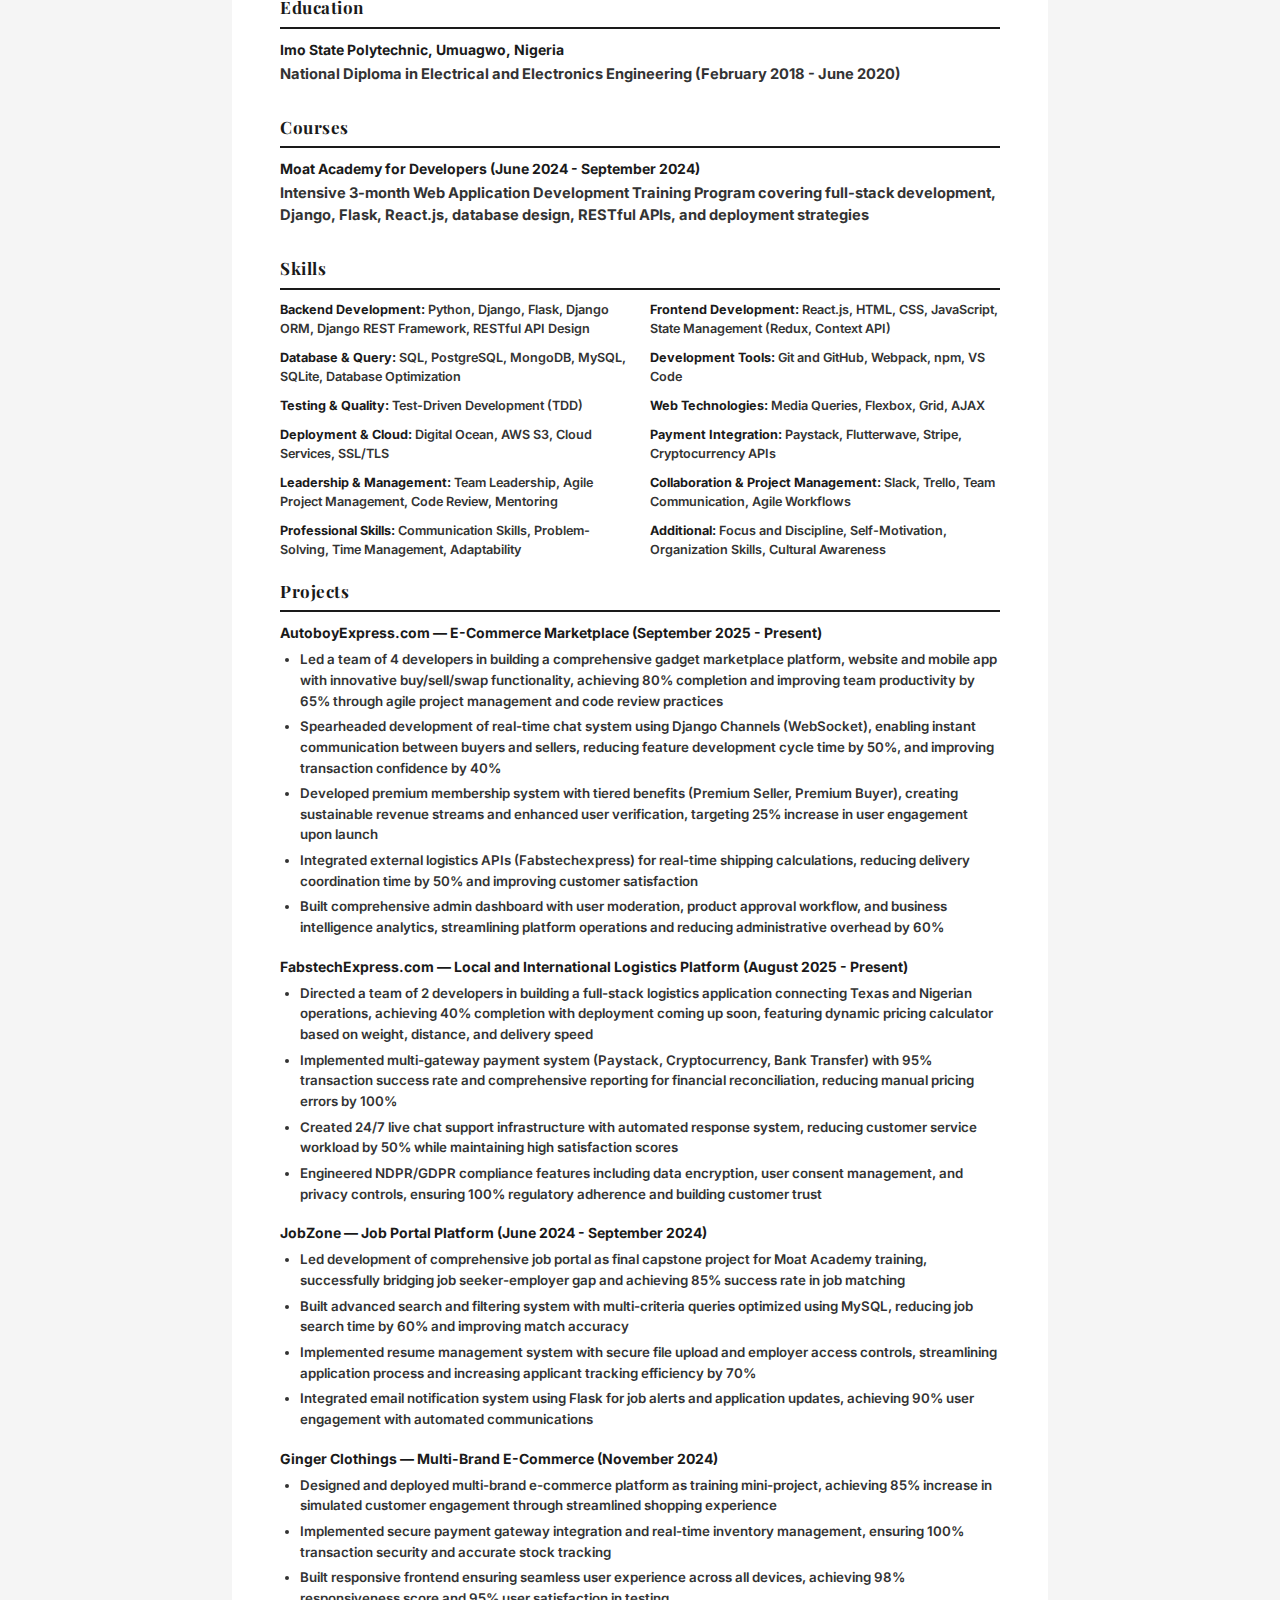
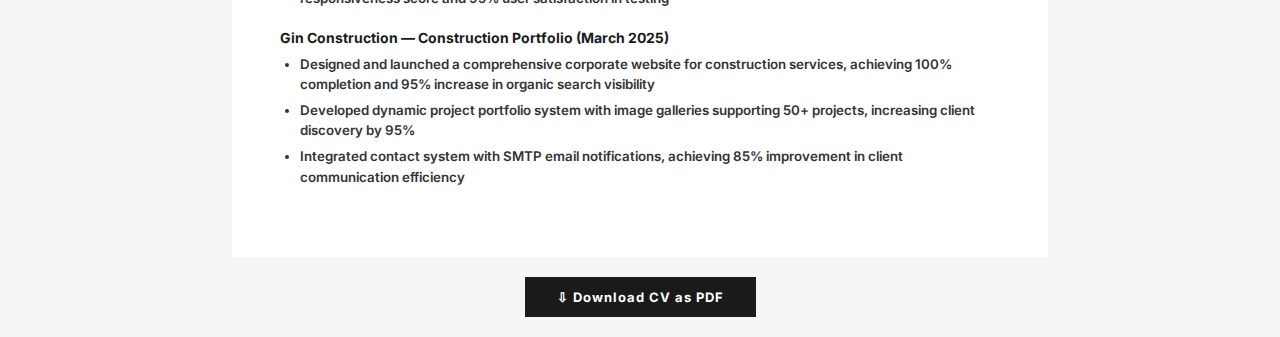
<file: resume/Amuzie_CV_Complete.html>
<!DOCTYPE html>
<html lang="en">
<head>
    <meta charset="UTF-8">
    <meta name="viewport" content="width=device-width, initial-scale=1.0">
    <title>Amuzie Divine - Professional CV</title>
    <link rel="stylesheet" href="Amuzie_CV_styles.css">
</head>
<body>
    <!-- HEADER CONTAINER -->
    <div class="header-container">
        <header class="cv-header">
            <div class="header-content">
                <h1 class="name">AMUZIE<br>DIVINE</h1>
                <p class="title">FULL STACK SOFTWARE ENGINEER</p>

                <hr class="header-separator">

                <div class="contact-info">
                    <span class="contact-item">&#9993; <a href="mailto:amuziejohn14@gmail.com">amuziejohn14@gmail.com</a></span>
                    <span class="contact-item">&#128205; Working remotely</span>
                    <span class="contact-item">&#9742; <a href="tel:+2347044177916">+234 704 417 7916</a></span>
                    <span class="contact-item"><svg class="icon" xmlns="http://www.w3.org/2000/svg" viewBox="0 0 16 16" fill="currentColor"><path d="M8 0C3.58 0 0 3.58 0 8c0 3.54 2.29 6.53 5.47 7.59.4.07.55-.17.55-.38 0-.19-.01-.82-.01-1.49-2.01.37-2.53-.49-2.69-.94-.09-.23-.48-.94-.82-1.13-.28-.15-.68-.52-.01-.53.63-.01 1.08.58 1.23.82.72 1.21 1.87.87 2.33.66.07-.52.28-.87.51-1.07-1.78-.2-3.64-.89-3.64-3.95 0-.87.31-1.59.82-2.15-.08-.2-.36-1.02.08-2.12 0 0 .67-.21 2.2.82.64-.18 1.32-.27 2-.27.68 0 1.36.09 2 .27 1.53-1.04 2.2-.82 2.2-.82.44 1.1.16 1.92.08 2.12.51.56.82 1.27.82 2.15 0 3.07-1.87 3.75-3.65 3.95.29.25.54.73.54 1.48 0 1.07-.01 1.93-.01 2.2 0 .21.15.46.55.38A8.013 8.013 0 0016 8c0-4.42-3.58-8-8-8z"/></svg> <a href="https://github.com/yungjohn5" target="_blank">github.com/yungjohn5</a></span>
                </div>
            </div>
        </header>
    </div>

    <!-- CONTENT CONTAINER -->
    <div class="content-container">
        <main class="cv-content">

            <!-- ROW 1: PROFILE (full width) -->
            <div class="row">
                <section class="section col-full">
                    <h2 class="section-heading">Profile</h2>
                    <p class="profile-text">
                        A Full Stack Software Engineer with 3+ years of expertise in designing, developing, and deploying scalable web applications across e-commerce, logistics, and marketplace platforms. Founder of Cyberninja Innovations, leading development teams and architecting custom web solutions from concept to production. Specialized in Python-based backend development (Django, Flask) and modern frontend technologies (React.js, JavaScript ES6+), with proven success integrating payment systems (Paystack, Flutterwave, Stripe). Demonstrated track record driving measurable results: 25% surge in customer engagement, 30% database performance optimization, and NDPR/GDPR compliance across multiple projects.
                    </p>
                </section>
            </div>

            <!-- ROW 2: EMPLOYMENT HISTORY (full width) -->
            <div class="row">
                <section class="section col-full">
                    <h2 class="section-heading">Employment History</h2>

                    <div class="job">
                        <h3 class="job-title">Founder & Lead Full Stack Developer, Cyberninja Innovations</h3>
                        <h4 class="job-date">2023 — Present</h4>
                        <ul class="job-responsibilities">
                            <li>Founded and currently lead software development company specializing in custom full-stack web applications for Nigerian and international markets, managing end-to-end project delivery from client consultation through deployment and maintenance</li>
                            <li>Built comprehensive portfolio website CyberninjaInnovations.com</li>
                            <li>Managed client relationships and project timelines, maintaining 100% on-time delivery rate while ensuring high quality standards and client satisfaction across all projects</li>
                            <li>Implemented security best practices and NDPR/GDPR compliance features across all client projects, achieving 100% regulatory adherence</li>
                        </ul>
                    </div>

                    <div class="job">
                        <h3 class="job-title">Lead Full Stack Developer, AutoboyExpress.com (Both Website and Mobile App)</h3>
                        <h4 class="job-date">June 2025 — Present</h4>
                        <ul class="job-responsibilities">
                            <li>Led a team of 4 developers in architecting and developing a comprehensive e-commerce marketplace platform connecting gadget resellers and buyers, achieving 80% completion with deployment pending</li>
                            <li>Engineered robust backend using Django 4.2 with MySQL database, implementing Django REST Framework for 10+ API endpoints, achieving 100% uptime and strengthening system security through JWT authentication and role-based access control</li>
                            <li>Implemented innovative buy/sell/swap functionality with real-time chat using Django Channels (WebSocket)</li>
                            <li>Developed premium membership system with tiered benefits (Premium Seller, Premium Buyer), creating sustainable revenue streams and targeting 25% increase in user engagement</li>
                            <li>Integrated multiple payment gateways (Paystack, Cryptocurrency (Coming Soon)) with escrow fund management, ensuring 100% secure transaction processing and achieving 95% payment success rate</li>
                            <li>Integrated external logistics APIs (Fabstechexpress Logistics) for real-time shipping calculations, reducing delivery coordination time by 50%</li>
                            <li>Improved team productivity by 65% through agile project management, code review practices, and reducing feature development cycle time by 50%</li>
                            <li>Built comprehensive admin dashboard with user moderation, product approval workflow, and business intelligence analytics, reducing administrative overhead by 60%</li>
                        </ul>
                    </div>

                    <div class="job">
                        <h3 class="job-title">Lead Full Stack Developer, FabstechExpress.com (Both Website and Mobile App)</h3>
                        <h4 class="job-date">August 2025 — Present</h4>
                        <ul class="job-responsibilities">
                            <li>Directed a team of 2 developers in building an international and local logistics web application connecting Texas and Nigerian operations, achieving 40% completion with deployment scheduled within 2 days</li>
                            <li>Developed full-stack application using Django backend with PostgreSQL database, implementing RESTful API architecture and secure JWT-based authentication system</li>
                            <li>Implemented dynamic pricing calculator based on package weight, dimensions, distance, and delivery speed with real-time rate generation, reducing manual pricing errors by 100%</li>
                            <li>Integrated multiple payment gateways (Paystack, Cryptocurrency (Coming Soon), Bank Transfer) with 95% transaction success rate and comprehensive reporting</li>
                            <li>Developed 24/7 live chat support system using WebSocket technology, reducing customer service workload by 50% and response times by 60%</li>
                            <li>Optimized database schemas and queries for multi-user systems supporting 1000+ concurrent users, improving data retrieval times by 30%</li>
                            <li>Implemented NDPR/GDPR compliance features including data encryption, user consent management, and privacy controls, ensuring 100% regulatory adherence</li>
                        </ul>
                    </div>
                </section>
            </div>

            <!-- ROW 3: EDUCATION (full width) -->
            <div class="row">
                <section class="section col-full">
                    <h2 class="section-heading">Education</h2>
                    <div class="education-item">
                        <h3 class="education-title">Imo State Polytechnic, Umuagwo, Nigeria</h3>
                        <p class="education-detail">National Diploma in Electrical and Electronics Engineering (February 2018 - June 2020)</p>
                    </div>
                </section>
            </div>

            <!-- ROW 3b: COURSES (full width, below education) -->
            <div class="row">
                <section class="section col-full">
                    <h2 class="section-heading">Courses</h2>
                    <div class="education-item">
                        <h3 class="education-title">Moat Academy for Developers (June 2024 - September 2024)</h3>
                        <p class="education-detail">Intensive 3-month Web Application Development Training Program covering full-stack development, Django, Flask, React.js, database design, RESTful APIs, and deployment strategies</p>
                    </div>
                </section>
            </div>

            <!-- ROW 4: SKILLS (full width, internal 2-col grid) -->
            <div class="row">
                <section class="section col-full">
                    <h2 class="section-heading">Skills</h2>
                    <div class="skills-grid">
                        <div class="skill-item"><strong>Backend Development:</strong> Python, Django, Flask, Django ORM, Django REST Framework, RESTful API Design</div>
                        <div class="skill-item"><strong>Frontend Development:</strong> React.js, HTML, CSS, JavaScript, State Management (Redux, Context API)</div>
                        <div class="skill-item"><strong>Database & Query:</strong> SQL, PostgreSQL, MongoDB, MySQL, SQLite, Database Optimization</div>
                        <div class="skill-item"><strong>Development Tools:</strong> Git and GitHub, Webpack, npm, VS Code</div>
                        <div class="skill-item"><strong>Testing & Quality:</strong> Test-Driven Development (TDD)</div>
                        <div class="skill-item"><strong>Web Technologies:</strong> Media Queries, Flexbox, Grid, AJAX</div>
                        <div class="skill-item"><strong>Deployment & Cloud:</strong> Digital Ocean, AWS S3, Cloud Services, SSL/TLS</div>
                        <div class="skill-item"><strong>Payment Integration:</strong> Paystack, Flutterwave, Stripe, Cryptocurrency APIs</div>
                        <div class="skill-item"><strong>Leadership & Management:</strong> Team Leadership, Agile Project Management, Code Review, Mentoring</div>
                        <div class="skill-item"><strong>Collaboration & Project Management:</strong> Slack, Trello, Team Communication, Agile Workflows</div>
                        <div class="skill-item"><strong>Professional Skills:</strong> Communication Skills, Problem-Solving, Time Management, Adaptability</div>
                        <div class="skill-item"><strong>Additional:</strong> Focus and Discipline, Self-Motivation, Organization Skills, Cultural Awareness</div>
                    </div>
                </section>
            </div>

            <!-- ROW 5: PROJECTS (full width) -->
            <div class="row">
                <section class="section col-full">
                    <h2 class="section-heading">Projects</h2>

                    <div class="project">
                        <h3 class="project-title">AutoboyExpress.com — E-Commerce Marketplace (September 2025 - Present)</h3>
                        <ul class="project-details">
                            <li>Led a team of 4 developers in building a comprehensive gadget marketplace platform, website and mobile app with innovative buy/sell/swap functionality, achieving 80% completion and improving team productivity by 65% through agile project management and code review practices</li>
                            <li>Spearheaded development of real-time chat system using Django Channels (WebSocket), enabling instant communication between buyers and sellers, reducing feature development cycle time by 50%, and improving transaction confidence by 40%</li>
                            <li>Developed premium membership system with tiered benefits (Premium Seller, Premium Buyer), creating sustainable revenue streams and enhanced user verification, targeting 25% increase in user engagement upon launch</li>
                            <li>Integrated external logistics APIs (Fabstechexpress) for real-time shipping calculations, reducing delivery coordination time by 50% and improving customer satisfaction</li>
                            <li>Built comprehensive admin dashboard with user moderation, product approval workflow, and business intelligence analytics, streamlining platform operations and reducing administrative overhead by 60%</li>
                        </ul>
                    </div>

                    <div class="project">
                        <h3 class="project-title">FabstechExpress.com — Local and International Logistics Platform (August 2025 - Present)</h3>
                        <ul class="project-details">
                            <li>Directed a team of 2 developers in building a full-stack logistics application connecting Texas and Nigerian operations, achieving 40% completion with deployment coming up soon, featuring dynamic pricing calculator based on weight, distance, and delivery speed</li>
                            <li>Implemented multi-gateway payment system (Paystack, Cryptocurrency, Bank Transfer) with 95% transaction success rate and comprehensive reporting for financial reconciliation, reducing manual pricing errors by 100%</li>
                            <li>Created 24/7 live chat support infrastructure with automated response system, reducing customer service workload by 50% while maintaining high satisfaction scores</li>
                            <li>Engineered NDPR/GDPR compliance features including data encryption, user consent management, and privacy controls, ensuring 100% regulatory adherence and building customer trust</li>
                        </ul>
                    </div>

                    <div class="project">
                        <h3 class="project-title">JobZone — Job Portal Platform (June 2024 - September 2024)</h3>
                        <ul class="project-details">
                            <li>Led development of comprehensive job portal as final capstone project for Moat Academy training, successfully bridging job seeker-employer gap and achieving 85% success rate in job matching</li>
                            <li>Built advanced search and filtering system with multi-criteria queries optimized using MySQL, reducing job search time by 60% and improving match accuracy</li>
                            <li>Implemented resume management system with secure file upload and employer access controls, streamlining application process and increasing applicant tracking efficiency by 70%</li>
                            <li>Integrated email notification system using Flask for job alerts and application updates, achieving 90% user engagement with automated communications</li>
                        </ul>
                    </div>

                    <div class="project">
                        <h3 class="project-title">Ginger Clothings — Multi-Brand E-Commerce (November 2024)</h3>
                        <ul class="project-details">
                            <li>Designed and deployed multi-brand e-commerce platform as training mini-project, achieving 85% increase in simulated customer engagement through streamlined shopping experience</li>
                            <li>Implemented secure payment gateway integration and real-time inventory management, ensuring 100% transaction security and accurate stock tracking</li>
                            <li>Built responsive frontend ensuring seamless user experience across all devices, achieving 98% responsiveness score and 95% user satisfaction in testing</li>
                        </ul>
                    </div>

                    <div class="project">
                        <h3 class="project-title">Gin Construction — Construction Portfolio (March 2025)</h3>
                        <ul class="project-details">
                            <li>Designed and launched a comprehensive corporate website for construction services, achieving 100% completion and 95% increase in organic search visibility</li>
                            <li>Developed dynamic project portfolio system with image galleries supporting 50+ projects, increasing client discovery by 95%</li>
                            <li>Integrated contact system with SMTP email notifications, achieving 85% improvement in client communication efficiency</li>
                        </ul>
                    </div>
                </section>
            </div>

        </main>
    </div>

    <!-- Download Button (hidden in print/PDF) -->
    <button class="download-btn" onclick="downloadCV()">&#8681; Download CV as PDF</button>

    <script>
        function downloadCV() {
            // Uses browser print dialog → "Save as PDF"
            // This is the ONLY method that preserves clickable links in PDF
            window.print();
        }
    </script>
</body>
</html>
</file>
<file: mainsheet.css>
*{
				margin:0;
				padding:0;
				box-sizing:border-box;
				font-family:"inter", sans-serif;
			 }
			 
			 a{
				text-decoration:none;
				color:#fff;
				 font-family: "Ubuntu", sans-serif;
			 }
			 
			 a:hover{
				color:#388e3c !important;
			 }
			 
			 p{
				font-family: "Playwrite DE Grund", cursive;
			 }
			 ul li{
			 font-size:1.1em;
			 font-weight: 100;
			 }
			 body{
					background:#18181b;
					padding:20px;
			 }
			 
			 .nav{
				   display:flex;
				   gap:20px;
			 }
			 .nav .logo{
						display:flex
						border-radius:30px;
						height:100px;
						width:100px;
						background-color:#18181b;
						border:1px solid #27272a;
			 }
			 
			 .nav .links{
					height:60px;
					display:flex;
					align-items:center;
					justify-content:space-between;
					width:100%;
					padding:0px 65px;
					background-color:#1C2541;
					border:1px solid #27272a;
					border-radius:45px;
			 }
			 .nav .links a{
					font-size:20px;
			 }
			 
			 .nav .links a.active{
					font-weight:bold;
					color:#388e3c;
			 }
			 
			 .about{
					display:flex;
					align-items:center;
					justify-content:space-between;
					padding:60px 40px;
					background-color:#18181b;
					border:1px solid #27272a;
					border-radius:15px;
					margin-top:20px;
			 }
			 
			 
			 .about .right img{
					width:300px;
					min-height:300px;
					border-radius:20%;
					border:6px solid #2c2c2c;
					object-fit:cover;
					margin-top:70px;
			 }
			 
			 .about .left .info{
					display:flex;
					flex-direction:column;
					gap:20px;
					margin-top:70px;
			 }
			 .about .left .info h2{
					color:#fff;
					font-weight:500;
					font-size:30px;
					 font-family: "Ubuntu", sans-serif;
					
			  }
			 .about .left .info p{
					color:#bdbdbd;
					font-size:20px;
					
			  }
			  
			  
				.line{
					position:absolute;
					right:11%;
					font-size:20px;
					 font-family: "Ubuntu", sans-serif;
					
				}
			  
			  .about .right a.online 
			   .footer a.online i{
					display:flex;
					align-items:center;
					justify-content:center;
					gap:10px;
					background-color:#171717;
					border:1px solid #27272a;
					border-radius:15px;
					padding:4px 15px;
					font-size:13px;
					 font-family: "Ubuntu", sans-serif;
			  }
			.about .right a.online i .footer a.online{
				color:#4caf50;
				font-size:9px;
			}
			  
			  .works .left{
					background:#18181b;
					padding:60px 40px;
					border-radius:15px;
					border:1px solid #27272a;
			  }
			  .works .left h3{
					color:#bdbdbd;
					gap:10px;
					font-size:24px;
					 font-family: "Ubuntu", sans-serif;
			  }
			  .works .left h3{
			  margin-left:20px;
					font-size:1.5em;
					 font-family: "Ubuntu", sans-serif;
			  }
			  .works .left .works-list{
			  margin-top:70px;
			  gap:35px;
			  }
			  .works .left .works-list .item{
				align-items:center;
				padding:20px;
			  }
			  .works .left .works-list .item .work-info h5{
			  
				padding-bottom:10px;
				color:#fff;
				font-size:25px;
				font-weight:500;
				 font-family: "Ubuntu", sans-serif;
			  }
			  
			  .works .left .works-list .item .work-info h5.active{
			  color:#388e3c;
			  }
			  
			  .works .left .works-list .item .work-info p{
				margin-top:12px;
				color:#bdbdbd;
				font-size:20px;
				 font-family: "Ubuntu", sans-serif;
			  }
			  .works .left .works-list .item p{
				font-size:20px;
				color:#bdbdbd;
				 font-family: "Ubuntu", sans-serif;
			  }
			  
			 .about2{
			 min-height:600px;
			 width:40%;
			 position:absolute;
			 top:650px;
			 left:50%;
			 color:#bdbdbd;
			 text-align:left;
			 font-size:1.2em;
			  font-family: "Ubuntu", sans-serif;
			 }
			.about2 h1{
			font-weight:10;
			font-size:1.5em;
			 text-align:left;
			  padding-bottom:20px;
			   font-family: "Ubuntu", sans-serif;
			 }
				
			  
			  .footer{
				margin-top:20px;
				display:flex;
				align-items:center;
				justify-content:space-between;
				background:#1C2541;
				border:1px solid #27272a;
				padding:45px;
				border-radius:14px;
			  }
			  .footera{
				font-size:25px;
				font-weight:500;
			  }
			  .footer .socials{
			  display:flex;
			  align-items:center;
			  gap:12px;
			  }
			  .footer .social a{ooj
				font-size:20px;
				font-weight:500;
				color:#bdbdbd;
			}
			
			@media screen and (max-width: 1220px){
				.about{
					padding:60px 30px;
				}
				
				.works{
					flex-direction:column;
				}
				
				.works .left,
				.about2 .footer{
					padding:40px 30px;
				}
				
				.about2{
					grid-template-rows:auto auto;
				}
			}
			
			@media screen and (max-width: 992px){
				.nav .links{
						padding:0 40px;
				}
				
				.footer a{
					font-size:20px;
					
				}
				
				.footer .socials a{
					font-size:15px;
				}
			}
			
			@media screen and (max-width:768px){
					.nav .links a{
						font-size:15px;
					}
					.about{
					flex-direction:column;
					gap:20px;
					padding:30px;
					}
					
					.about .left .info{
						margin-top:30px;
					}
					
					.about .right img{
						margin-top:20px;
					}
					
					.footer a.online{
						display:none;
					}
			
			 
			@media screen and (max-width:567px){
			
					.about .left .info h2{
						font-size:30px;
					}
					
					.about .left .info p
					.works .left .works-list .item{
						font-size:15px;
					}
					
					.works .left .works-list .item p{
						font-size:15px;
					}
					
					.works .left .works-list{
						margin-top:40px;
					}
					
					.works .left .works-list .item .work-info h5
					.about2{
						font-size:20px;
					}
					
					.about2 p{
						font-size:15px;
					}
</file>
<file: fonts/et-line-font/style.css>
@font-face {
	font-family: 'et-line';
	src:url('fonts/et-line.eot');
	src:url('fonts/et-line.eot?#iefix') format('embedded-opentype'),
		url('fonts/et-line.woff') format('woff'),
		url('fonts/et-line.ttf') format('truetype'),
		url('fonts/et-line.svg#et-line') format('svg');
	font-weight: normal;
	font-style: normal;
}

/* Use the following CSS code if you want to use data attributes for inserting your icons */
[data-icon]:before {
	font-family: 'et-line';
	content: attr(data-icon);
	speak: none;
	font-weight: normal;
	font-variant: normal;
	text-transform: none;
	line-height: 1;
	-webkit-font-smoothing: antialiased;
	-moz-osx-font-smoothing: grayscale;
	display:inline-block;
}

/* Use the following CSS code if you want to have a class per icon */
/*
Instead of a list of all class selectors,
you can use the generic selector below, but it's slower:
[class*="icon-"] {
*/
.icon-mobile, .icon-laptop, .icon-desktop, .icon-tablet, .icon-phone, .icon-document, .icon-documents, .icon-search, .icon-clipboard, .icon-newspaper, .icon-notebook, .icon-book-open, .icon-browser, .icon-calendar, .icon-presentation, .icon-picture, .icon-pictures, .icon-video, .icon-camera, .icon-printer, .icon-toolbox, .icon-briefcase, .icon-wallet, .icon-gift, .icon-bargraph, .icon-grid, .icon-expand, .icon-focus, .icon-edit, .icon-adjustments, .icon-ribbon, .icon-hourglass, .icon-lock, .icon-megaphone, .icon-shield, .icon-trophy, .icon-flag, .icon-map, .icon-puzzle, .icon-basket, .icon-envelope, .icon-streetsign, .icon-telescope, .icon-gears, .icon-key, .icon-paperclip, .icon-attachment, .icon-pricetags, .icon-lightbulb, .icon-layers, .icon-pencil, .icon-tools, .icon-tools-2, .icon-scissors, .icon-paintbrush, .icon-magnifying-glass, .icon-circle-compass, .icon-linegraph, .icon-mic, .icon-strategy, .icon-beaker, .icon-caution, .icon-recycle, .icon-anchor, .icon-profile-male, .icon-profile-female, .icon-bike, .icon-wine, .icon-hotairballoon, .icon-globe, .icon-genius, .icon-map-pin, .icon-dial, .icon-chat, .icon-heart, .icon-cloud, .icon-upload, .icon-download, .icon-target, .icon-hazardous, .icon-piechart, .icon-speedometer, .icon-global, .icon-compass, .icon-lifesaver, .icon-clock, .icon-aperture, .icon-quote, .icon-scope, .icon-alarmclock, .icon-refresh, .icon-happy, .icon-sad, .icon-facebook, .icon-twitter, .icon-googleplus, .icon-rss, .icon-tumblr, .icon-linkedin, .icon-dribbble {
	font-family: 'et-line';
	speak: none;
	font-style: normal;
	font-weight: normal;
	font-variant: normal;
	text-transform: none;
	line-height: 1;
	-webkit-font-smoothing: antialiased;
	-moz-osx-font-smoothing: grayscale;
	display:inline-block;
}
.icon-mobile:before {
	content: "\e000";
}
.icon-laptop:before {
	content: "\e001";
}
.icon-desktop:before {
	content: "\e002";
}
.icon-tablet:before {
	content: "\e003";
}
.icon-phone:before {
	content: "\e004";
}
.icon-document:before {
	content: "\e005";
}
.icon-documents:before {
	content: "\e006";
}
.icon-search:before {
	content: "\e007";
}
.icon-clipboard:before {
	content: "\e008";
}
.icon-newspaper:before {
	content: "\e009";
}
.icon-notebook:before {
	content: "\e00a";
}
.icon-book-open:before {
	content: "\e00b";
}
.icon-browser:before {
	content: "\e00c";
}
.icon-calendar:before {
	content: "\e00d";
}
.icon-presentation:before {
	content: "\e00e";
}
.icon-picture:before {
	content: "\e00f";
}
.icon-pictures:before {
	content: "\e010";
}
.icon-video:before {
	content: "\e011";
}
.icon-camera:before {
	content: "\e012";
}
.icon-printer:before {
	content: "\e013";
}
.icon-toolbox:before {
	content: "\e014";
}
.icon-briefcase:before {
	content: "\e015";
}
.icon-wallet:before {
	content: "\e016";
}
.icon-gift:before {
	content: "\e017";
}
.icon-bargraph:before {
	content: "\e018";
}
.icon-grid:before {
	content: "\e019";
}
.icon-expand:before {
	content: "\e01a";
}
.icon-focus:before {
	content: "\e01b";
}
.icon-edit:before {
	content: "\e01c";
}
.icon-adjustments:before {
	content: "\e01d";
}
.icon-ribbon:before {
	content: "\e01e";
}
.icon-hourglass:before {
	content: "\e01f";
}
.icon-lock:before {
	content: "\e020";
}
.icon-megaphone:before {
	content: "\e021";
}
.icon-shield:before {
	content: "\e022";
}
.icon-trophy:before {
	content: "\e023";
}
.icon-flag:before {
	content: "\e024";
}
.icon-map:before {
	content: "\e025";
}
.icon-puzzle:before {
	content: "\e026";
}
.icon-basket:before {
	content: "\e027";
}
.icon-envelope:before {
	content: "\e028";
}
.icon-streetsign:before {
	content: "\e029";
}
.icon-telescope:before {
	content: "\e02a";
}
.icon-gears:before {
	content: "\e02b";
}
.icon-key:before {
	content: "\e02c";
}
.icon-paperclip:before {
	content: "\e02d";
}
.icon-attachment:before {
	content: "\e02e";
}
.icon-pricetags:before {
	content: "\e02f";
}
.icon-lightbulb:before {
	content: "\e030";
}
.icon-layers:before {
	content: "\e031";
}
.icon-pencil:before {
	content: "\e032";
}
.icon-tools:before {
	content: "\e033";
}
.icon-tools-2:before {
	content: "\e034";
}
.icon-scissors:before {
	content: "\e035";
}
.icon-paintbrush:before {
	content: "\e036";
}
.icon-magnifying-glass:before {
	content: "\e037";
}
.icon-circle-compass:before {
	content: "\e038";
}
.icon-linegraph:before {
	content: "\e039";
}
.icon-mic:before {
	content: "\e03a";
}
.icon-strategy:before {
	content: "\e03b";
}
.icon-beaker:before {
	content: "\e03c";
}
.icon-caution:before {
	content: "\e03d";
}
.icon-recycle:before {
	content: "\e03e";
}
.icon-anchor:before {
	content: "\e03f";
}
.icon-profile-male:before {
	content: "\e040";
}
.icon-profile-female:before {
	content: "\e041";
}
.icon-bike:before {
	content: "\e042";
}
.icon-wine:before {
	content: "\e043";
}
.icon-hotairballoon:before {
	content: "\e044";
}
.icon-globe:before {
	content: "\e045";
}
.icon-genius:before {
	content: "\e046";
}
.icon-map-pin:before {
	content: "\e047";
}
.icon-dial:before {
	content: "\e048";
}
.icon-chat:before {
	content: "\e049";
}
.icon-heart:before {
	content: "\e04a";
}
.icon-cloud:before {
	content: "\e04b";
}
.icon-upload:before {
	content: "\e04c";
}
.icon-download:before {
	content: "\e04d";
}
.icon-target:before {
	content: "\e04e";
}
.icon-hazardous:before {
	content: "\e04f";
}
.icon-piechart:before {
	content: "\e050";
}
.icon-speedometer:before {
	content: "\e051";
}
.icon-global:before {
	content: "\e052";
}
.icon-compass:before {
	content: "\e053";
}
.icon-lifesaver:before {
	content: "\e054";
}
.icon-clock:before {
	content: "\e055";
}
.icon-aperture:before {
	content: "\e056";
}
.icon-quote:before {
	content: "\e057";
}
.icon-scope:before {
	content: "\e058";
}
.icon-alarmclock:before {
	content: "\e059";
}
.icon-refresh:before {
	content: "\e05a";
}
.icon-happy:before {
	content: "\e05b";
}
.icon-sad:before {
	content: "\e05c";
}
.icon-facebook:before {
	content: "\e05d";
}
.icon-twitter:before {
	content: "\e05e";
}
.icon-googleplus:before {
	content: "\e05f";
}
.icon-rss:before {
	content: "\e060";
}
.icon-tumblr:before {
	content: "\e061";
}
.icon-linkedin:before {
	content: "\e062";
}
.icon-dribbble:before {
	content: "\e063";
}
</file>
<file: fonts/elegant_font/HTML_CSS/style.css>
@font-face {
	font-family: 'ElegantIcons';
	src:url('fonts/ElegantIcons.eot');
	src:url('fonts/ElegantIcons.eot?#iefix') format('embedded-opentype'),
		url('fonts/ElegantIcons.woff') format('woff'),
		url('fonts/ElegantIcons.ttf') format('truetype'),
		url('fonts/ElegantIcons.svg#ElegantIcons') format('svg');
	font-weight: normal;
	font-style: normal;
}

/* Use the following CSS code if you want to use data attributes for inserting your icons */
[data-icon]:before {
	font-family: 'ElegantIcons';
	content: attr(data-icon);
	speak: none;
	font-weight: normal;
	font-variant: normal;
	text-transform: none;
	line-height: 1;
	-webkit-font-smoothing: antialiased;
	-moz-osx-font-smoothing: grayscale;
}

/* Use the following CSS code if you want to have a class per icon */
/*
Instead of a list of all class selectors,
you can use the generic selector below, but it's slower:
[class*="your-class-prefix"] {
*/
.arrow_up, .arrow_down, .arrow_left, .arrow_right, .arrow_left-up, .arrow_right-up, .arrow_right-down, .arrow_left-down, .arrow-up-down, .arrow_up-down_alt, .arrow_left-right_alt, .arrow_left-right, .arrow_expand_alt2, .arrow_expand_alt, .arrow_condense, .arrow_expand, .arrow_move, .arrow_carrot-up, .arrow_carrot-down, .arrow_carrot-left, .arrow_carrot-right, .arrow_carrot-2up, .arrow_carrot-2down, .arrow_carrot-2left, .arrow_carrot-2right, .arrow_carrot-up_alt2, .arrow_carrot-down_alt2, .arrow_carrot-left_alt2, .arrow_carrot-right_alt2, .arrow_carrot-2up_alt2, .arrow_carrot-2down_alt2, .arrow_carrot-2left_alt2, .arrow_carrot-2right_alt2, .arrow_triangle-up, .arrow_triangle-down, .arrow_triangle-left, .arrow_triangle-right, .arrow_triangle-up_alt2, .arrow_triangle-down_alt2, .arrow_triangle-left_alt2, .arrow_triangle-right_alt2, .arrow_back, .icon_minus-06, .icon_plus, .icon_close, .icon_check, .icon_minus_alt2, .icon_plus_alt2, .icon_close_alt2, .icon_check_alt2, .icon_zoom-out_alt, .icon_zoom-in_alt, .icon_search, .icon_box-empty, .icon_box-selected, .icon_minus-box, .icon_plus-box, .icon_box-checked, .icon_circle-empty, .icon_circle-slelected, .icon_stop_alt2, .icon_stop, .icon_pause_alt2, .icon_pause, .icon_menu, .icon_menu-square_alt2, .icon_menu-circle_alt2, .icon_ul, .icon_ol, .icon_adjust-horiz, .icon_adjust-vert, .icon_document_alt, .icon_documents_alt, .icon_pencil, .icon_pencil-edit_alt, .icon_pencil-edit, .icon_folder-alt, .icon_folder-open_alt, .icon_folder-add_alt, .icon_info_alt, .icon_error-oct_alt, .icon_error-circle_alt, .icon_error-triangle_alt, .icon_question_alt2, .icon_question, .icon_comment_alt, .icon_chat_alt, .icon_vol-mute_alt, .icon_volume-low_alt, .icon_volume-high_alt, .icon_quotations, .icon_quotations_alt2, .icon_clock_alt, .icon_lock_alt, .icon_lock-open_alt, .icon_key_alt, .icon_cloud_alt, .icon_cloud-upload_alt, .icon_cloud-download_alt, .icon_image, .icon_images, .icon_lightbulb_alt, .icon_gift_alt, .icon_house_alt, .icon_genius, .icon_mobile, .icon_tablet, .icon_laptop, .icon_desktop, .icon_camera_alt, .icon_mail_alt, .icon_cone_alt, .icon_ribbon_alt, .icon_bag_alt, .icon_creditcard, .icon_cart_alt, .icon_paperclip, .icon_tag_alt, .icon_tags_alt, .icon_trash_alt, .icon_cursor_alt, .icon_mic_alt, .icon_compass_alt, .icon_pin_alt, .icon_pushpin_alt, .icon_map_alt, .icon_drawer_alt, .icon_toolbox_alt, .icon_book_alt, .icon_calendar, .icon_film, .icon_table, .icon_contacts_alt, .icon_headphones, .icon_lifesaver, .icon_piechart, .icon_refresh, .icon_link_alt, .icon_link, .icon_loading, .icon_blocked, .icon_archive_alt, .icon_heart_alt, .icon_star_alt, .icon_star-half_alt, .icon_star, .icon_star-half, .icon_tools, .icon_tool, .icon_cog, .icon_cogs, .arrow_up_alt, .arrow_down_alt, .arrow_left_alt, .arrow_right_alt, .arrow_left-up_alt, .arrow_right-up_alt, .arrow_right-down_alt, .arrow_left-down_alt, .arrow_condense_alt, .arrow_expand_alt3, .arrow_carrot_up_alt, .arrow_carrot-down_alt, .arrow_carrot-left_alt, .arrow_carrot-right_alt, .arrow_carrot-2up_alt, .arrow_carrot-2dwnn_alt, .arrow_carrot-2left_alt, .arrow_carrot-2right_alt, .arrow_triangle-up_alt, .arrow_triangle-down_alt, .arrow_triangle-left_alt, .arrow_triangle-right_alt, .icon_minus_alt, .icon_plus_alt, .icon_close_alt, .icon_check_alt, .icon_zoom-out, .icon_zoom-in, .icon_stop_alt, .icon_menu-square_alt, .icon_menu-circle_alt, .icon_document, .icon_documents, .icon_pencil_alt, .icon_folder, .icon_folder-open, .icon_folder-add, .icon_folder_upload, .icon_folder_download, .icon_info, .icon_error-circle, .icon_error-oct, .icon_error-triangle, .icon_question_alt, .icon_comment, .icon_chat, .icon_vol-mute, .icon_volume-low, .icon_volume-high, .icon_quotations_alt, .icon_clock, .icon_lock, .icon_lock-open, .icon_key, .icon_cloud, .icon_cloud-upload, .icon_cloud-download, .icon_lightbulb, .icon_gift, .icon_house, .icon_camera, .icon_mail, .icon_cone, .icon_ribbon, .icon_bag, .icon_cart, .icon_tag, .icon_tags, .icon_trash, .icon_cursor, .icon_mic, .icon_compass, .icon_pin, .icon_pushpin, .icon_map, .icon_drawer, .icon_toolbox, .icon_book, .icon_contacts, .icon_archive, .icon_heart, .icon_profile, .icon_group, .icon_grid-2x2, .icon_grid-3x3, .icon_music, .icon_pause_alt, .icon_phone, .icon_upload, .icon_download, .social_facebook, .social_twitter, .social_pinterest, .social_googleplus, .social_tumblr, .social_tumbleupon, .social_wordpress, .social_instagram, .social_dribbble, .social_vimeo, .social_linkedin, .social_rss, .social_deviantart, .social_share, .social_myspace, .social_skype, .social_youtube, .social_picassa, .social_googledrive, .social_flickr, .social_blogger, .social_spotify, .social_delicious, .social_facebook_circle, .social_twitter_circle, .social_pinterest_circle, .social_googleplus_circle, .social_tumblr_circle, .social_stumbleupon_circle, .social_wordpress_circle, .social_instagram_circle, .social_dribbble_circle, .social_vimeo_circle, .social_linkedin_circle, .social_rss_circle, .social_deviantart_circle, .social_share_circle, .social_myspace_circle, .social_skype_circle, .social_youtube_circle, .social_picassa_circle, .social_googledrive_alt2, .social_flickr_circle, .social_blogger_circle, .social_spotify_circle, .social_delicious_circle, .social_facebook_square, .social_twitter_square, .social_pinterest_square, .social_googleplus_square, .social_tumblr_square, .social_stumbleupon_square, .social_wordpress_square, .social_instagram_square, .social_dribbble_square, .social_vimeo_square, .social_linkedin_square, .social_rss_square, .social_deviantart_square, .social_share_square, .social_myspace_square, .social_skype_square, .social_youtube_square, .social_picassa_square, .social_googledrive_square, .social_flickr_square, .social_blogger_square, .social_spotify_square, .social_delicious_square, .icon_printer, .icon_calulator, .icon_building, .icon_floppy, .icon_drive, .icon_search-2, .icon_id, .icon_id-2, .icon_puzzle, .icon_like, .icon_dislike, .icon_mug, .icon_currency, .icon_wallet, .icon_pens, .icon_easel, .icon_flowchart, .icon_datareport, .icon_briefcase, .icon_shield, .icon_percent, .icon_globe, .icon_globe-2, .icon_target, .icon_hourglass, .icon_balance, .icon_rook, .icon_printer-alt, .icon_calculator_alt, .icon_building_alt, .icon_floppy_alt, .icon_drive_alt, .icon_search_alt, .icon_id_alt, .icon_id-2_alt, .icon_puzzle_alt, .icon_like_alt, .icon_dislike_alt, .icon_mug_alt, .icon_currency_alt, .icon_wallet_alt, .icon_pens_alt, .icon_easel_alt, .icon_flowchart_alt, .icon_datareport_alt, .icon_briefcase_alt, .icon_shield_alt, .icon_percent_alt, .icon_globe_alt, .icon_clipboard {
	font-family: 'ElegantIcons';
	speak: none;
	font-style: normal;
	font-weight: normal;
	font-variant: normal;
	text-transform: none;
	line-height: 1;
	-webkit-font-smoothing: antialiased;
}
.arrow_up:before {
	content: "\21";
}
.arrow_down:before {
	content: "\22";
}
.arrow_left:before {
	content: "\23";
}
.arrow_right:before {
	content: "\24";
}
.arrow_left-up:before {
	content: "\25";
}
.arrow_right-up:before {
	content: "\26";
}
.arrow_right-down:before {
	content: "\27";
}
.arrow_left-down:before {
	content: "\28";
}
.arrow-up-down:before {
	content: "\29";
}
.arrow_up-down_alt:before {
	content: "\2a";
}
.arrow_left-right_alt:before {
	content: "\2b";
}
.arrow_left-right:before {
	content: "\2c";
}
.arrow_expand_alt2:before {
	content: "\2d";
}
.arrow_expand_alt:before {
	content: "\2e";
}
.arrow_condense:before {
	content: "\2f";
}
.arrow_expand:before {
	content: "\30";
}
.arrow_move:before {
	content: "\31";
}
.arrow_carrot-up:before {
	content: "\32";
}
.arrow_carrot-down:before {
	content: "\33";
}
.arrow_carrot-left:before {
	content: "\34";
}
.arrow_carrot-right:before {
	content: "\35";
}
.arrow_carrot-2up:before {
	content: "\36";
}
.arrow_carrot-2down:before {
	content: "\37";
}
.arrow_carrot-2left:before {
	content: "\38";
}
.arrow_carrot-2right:before {
	content: "\39";
}
.arrow_carrot-up_alt2:before {
	content: "\3a";
}
.arrow_carrot-down_alt2:before {
	content: "\3b";
}
.arrow_carrot-left_alt2:before {
	content: "\3c";
}
.arrow_carrot-right_alt2:before {
	content: "\3d";
}
.arrow_carrot-2up_alt2:before {
	content: "\3e";
}
.arrow_carrot-2down_alt2:before {
	content: "\3f";
}
.arrow_carrot-2left_alt2:before {
	content: "\40";
}
.arrow_carrot-2right_alt2:before {
	content: "\41";
}
.arrow_triangle-up:before {
	content: "\42";
}
.arrow_triangle-down:before {
	content: "\43";
}
.arrow_triangle-left:before {
	content: "\44";
}
.arrow_triangle-right:before {
	content: "\45";
}
.arrow_triangle-up_alt2:before {
	content: "\46";
}
.arrow_triangle-down_alt2:before {
	content: "\47";
}
.arrow_triangle-left_alt2:before {
	content: "\48";
}
.arrow_triangle-right_alt2:before {
	content: "\49";
}
.arrow_back:before {
	content: "\4a";
}
.icon_minus-06:before {
	content: "\4b";
}
.icon_plus:before {
	content: "\4c";
}
.icon_close:before {
	content: "\4d";
}
.icon_check:before {
	content: "\4e";
}
.icon_minus_alt2:before {
	content: "\4f";
}
.icon_plus_alt2:before {
	content: "\50";
}
.icon_close_alt2:before {
	content: "\51";
}
.icon_check_alt2:before {
	content: "\52";
}
.icon_zoom-out_alt:before {
	content: "\53";
}
.icon_zoom-in_alt:before {
	content: "\54";
}
.icon_search:before {
	content: "\55";
}
.icon_box-empty:before {
	content: "\56";
}
.icon_box-selected:before {
	content: "\57";
}
.icon_minus-box:before {
	content: "\58";
}
.icon_plus-box:before {
	content: "\59";
}
.icon_box-checked:before {
	content: "\5a";
}
.icon_circle-empty:before {
	content: "\5b";
}
.icon_circle-slelected:before {
	content: "\5c";
}
.icon_stop_alt2:before {
	content: "\5d";
}
.icon_stop:before {
	content: "\5e";
}
.icon_pause_alt2:before {
	content: "\5f";
}
.icon_pause:before {
	content: "\60";
}
.icon_menu:before {
	content: "\61";
}
.icon_menu-square_alt2:before {
	content: "\62";
}
.icon_menu-circle_alt2:before {
	content: "\63";
}
.icon_ul:before {
	content: "\64";
}
.icon_ol:before {
	content: "\65";
}
.icon_adjust-horiz:before {
	content: "\66";
}
.icon_adjust-vert:before {
	content: "\67";
}
.icon_document_alt:before {
	content: "\68";
}
.icon_documents_alt:before {
	content: "\69";
}
.icon_pencil:before {
	content: "\6a";
}
.icon_pencil-edit_alt:before {
	content: "\6b";
}
.icon_pencil-edit:before {
	content: "\6c";
}
.icon_folder-alt:before {
	content: "\6d";
}
.icon_folder-open_alt:before {
	content: "\6e";
}
.icon_folder-add_alt:before {
	content: "\6f";
}
.icon_info_alt:before {
	content: "\70";
}
.icon_error-oct_alt:before {
	content: "\71";
}
.icon_error-circle_alt:before {
	content: "\72";
}
.icon_error-triangle_alt:before {
	content: "\73";
}
.icon_question_alt2:before {
	content: "\74";
}
.icon_question:before {
	content: "\75";
}
.icon_comment_alt:before {
	content: "\76";
}
.icon_chat_alt:before {
	content: "\77";
}
.icon_vol-mute_alt:before {
	content: "\78";
}
.icon_volume-low_alt:before {
	content: "\79";
}
.icon_volume-high_alt:before {
	content: "\7a";
}
.icon_quotations:before {
	content: "\7b";
}
.icon_quotations_alt2:before {
	content: "\7c";
}
.icon_clock_alt:before {
	content: "\7d";
}
.icon_lock_alt:before {
	content: "\7e";
}
.icon_lock-open_alt:before {
	content: "\e000";
}
.icon_key_alt:before {
	content: "\e001";
}
.icon_cloud_alt:before {
	content: "\e002";
}
.icon_cloud-upload_alt:before {
	content: "\e003";
}
.icon_cloud-download_alt:before {
	content: "\e004";
}
.icon_image:before {
	content: "\e005";
}
.icon_images:before {
	content: "\e006";
}
.icon_lightbulb_alt:before {
	content: "\e007";
}
.icon_gift_alt:before {
	content: "\e008";
}
.icon_house_alt:before {
	content: "\e009";
}
.icon_genius:before {
	content: "\e00a";
}
.icon_mobile:before {
	content: "\e00b";
}
.icon_tablet:before {
	content: "\e00c";
}
.icon_laptop:before {
	content: "\e00d";
}
.icon_desktop:before {
	content: "\e00e";
}
.icon_camera_alt:before {
	content: "\e00f";
}
.icon_mail_alt:before {
	content: "\e010";
}
.icon_cone_alt:before {
	content: "\e011";
}
.icon_ribbon_alt:before {
	content: "\e012";
}
.icon_bag_alt:before {
	content: "\e013";
}
.icon_creditcard:before {
	content: "\e014";
}
.icon_cart_alt:before {
	content: "\e015";
}
.icon_paperclip:before {
	content: "\e016";
}
.icon_tag_alt:before {
	content: "\e017";
}
.icon_tags_alt:before {
	content: "\e018";
}
.icon_trash_alt:before {
	content: "\e019";
}
.icon_cursor_alt:before {
	content: "\e01a";
}
.icon_mic_alt:before {
	content: "\e01b";
}
.icon_compass_alt:before {
	content: "\e01c";
}
.icon_pin_alt:before {
	content: "\e01d";
}
.icon_pushpin_alt:before {
	content: "\e01e";
}
.icon_map_alt:before {
	content: "\e01f";
}
.icon_drawer_alt:before {
	content: "\e020";
}
.icon_toolbox_alt:before {
	content: "\e021";
}
.icon_book_alt:before {
	content: "\e022";
}
.icon_calendar:before {
	content: "\e023";
}
.icon_film:before {
	content: "\e024";
}
.icon_table:before {
	content: "\e025";
}
.icon_contacts_alt:before {
	content: "\e026";
}
.icon_headphones:before {
	content: "\e027";
}
.icon_lifesaver:before {
	content: "\e028";
}
.icon_piechart:before {
	content: "\e029";
}
.icon_refresh:before {
	content: "\e02a";
}
.icon_link_alt:before {
	content: "\e02b";
}
.icon_link:before {
	content: "\e02c";
}
.icon_loading:before {
	content: "\e02d";
}
.icon_blocked:before {
	content: "\e02e";
}
.icon_archive_alt:before {
	content: "\e02f";
}
.icon_heart_alt:before {
	content: "\e030";
}
.icon_star_alt:before {
	content: "\e031";
}
.icon_star-half_alt:before {
	content: "\e032";
}
.icon_star:before {
	content: "\e033";
}
.icon_star-half:before {
	content: "\e034";
}
.icon_tools:before {
	content: "\e035";
}
.icon_tool:before {
	content: "\e036";
}
.icon_cog:before {
	content: "\e037";
}
.icon_cogs:before {
	content: "\e038";
}
.arrow_up_alt:before {
	content: "\e039";
}
.arrow_down_alt:before {
	content: "\e03a";
}
.arrow_left_alt:before {
	content: "\e03b";
}
.arrow_right_alt:before {
	content: "\e03c";
}
.arrow_left-up_alt:before {
	content: "\e03d";
}
.arrow_right-up_alt:before {
	content: "\e03e";
}
.arrow_right-down_alt:before {
	content: "\e03f";
}
.arrow_left-down_alt:before {
	content: "\e040";
}
.arrow_condense_alt:before {
	content: "\e041";
}
.arrow_expand_alt3:before {
	content: "\e042";
}
.arrow_carrot_up_alt:before {
	content: "\e043";
}
.arrow_carrot-down_alt:before {
	content: "\e044";
}
.arrow_carrot-left_alt:before {
	content: "\e045";
}
.arrow_carrot-right_alt:before {
	content: "\e046";
}
.arrow_carrot-2up_alt:before {
	content: "\e047";
}
.arrow_carrot-2dwnn_alt:before {
	content: "\e048";
}
.arrow_carrot-2left_alt:before {
	content: "\e049";
}
.arrow_carrot-2right_alt:before {
	content: "\e04a";
}
.arrow_triangle-up_alt:before {
	content: "\e04b";
}
.arrow_triangle-down_alt:before {
	content: "\e04c";
}
.arrow_triangle-left_alt:before {
	content: "\e04d";
}
.arrow_triangle-right_alt:before {
	content: "\e04e";
}
.icon_minus_alt:before {
	content: "\e04f";
}
.icon_plus_alt:before {
	content: "\e050";
}
.icon_close_alt:before {
	content: "\e051";
}
.icon_check_alt:before {
	content: "\e052";
}
.icon_zoom-out:before {
	content: "\e053";
}
.icon_zoom-in:before {
	content: "\e054";
}
.icon_stop_alt:before {
	content: "\e055";
}
.icon_menu-square_alt:before {
	content: "\e056";
}
.icon_menu-circle_alt:before {
	content: "\e057";
}
.icon_document:before {
	content: "\e058";
}
.icon_documents:before {
	content: "\e059";
}
.icon_pencil_alt:before {
	content: "\e05a";
}
.icon_folder:before {
	content: "\e05b";
}
.icon_folder-open:before {
	content: "\e05c";
}
.icon_folder-add:before {
	content: "\e05d";
}
.icon_folder_upload:before {
	content: "\e05e";
}
.icon_folder_download:before {
	content: "\e05f";
}
.icon_info:before {
	content: "\e060";
}
.icon_error-circle:before {
	content: "\e061";
}
.icon_error-oct:before {
	content: "\e062";
}
.icon_error-triangle:before {
	content: "\e063";
}
.icon_question_alt:before {
	content: "\e064";
}
.icon_comment:before {
	content: "\e065";
}
.icon_chat:before {
	content: "\e066";
}
.icon_vol-mute:before {
	content: "\e067";
}
.icon_volume-low:before {
	content: "\e068";
}
.icon_volume-high:before {
	content: "\e069";
}
.icon_quotations_alt:before {
	content: "\e06a";
}
.icon_clock:before {
	content: "\e06b";
}
.icon_lock:before {
	content: "\e06c";
}
.icon_lock-open:before {
	content: "\e06d";
}
.icon_key:before {
	content: "\e06e";
}
.icon_cloud:before {
	content: "\e06f";
}
.icon_cloud-upload:before {
	content: "\e070";
}
.icon_cloud-download:before {
	content: "\e071";
}
.icon_lightbulb:before {
	content: "\e072";
}
.icon_gift:before {
	content: "\e073";
}
.icon_house:before {
	content: "\e074";
}
.icon_camera:before {
	content: "\e075";
}
.icon_mail:before {
	content: "\e076";
}
.icon_cone:before {
	content: "\e077";
}
.icon_ribbon:before {
	content: "\e078";
}
.icon_bag:before {
	content: "\e079";
}
.icon_cart:before {
	content: "\e07a";
}
.icon_tag:before {
	content: "\e07b";
}
.icon_tags:before {
	content: "\e07c";
}
.icon_trash:before {
	content: "\e07d";
}
.icon_cursor:before {
	content: "\e07e";
}
.icon_mic:before {
	content: "\e07f";
}
.icon_compass:before {
	content: "\e080";
}
.icon_pin:before {
	content: "\e081";
}
.icon_pushpin:before {
	content: "\e082";
}
.icon_map:before {
	content: "\e083";
}
.icon_drawer:before {
	content: "\e084";
}
.icon_toolbox:before {
	content: "\e085";
}
.icon_book:before {
	content: "\e086";
}
.icon_contacts:before {
	content: "\e087";
}
.icon_archive:before {
	content: "\e088";
}
.icon_heart:before {
	content: "\e089";
}
.icon_profile:before {
	content: "\e08a";
}
.icon_group:before {
	content: "\e08b";
}
.icon_grid-2x2:before {
	content: "\e08c";
}
.icon_grid-3x3:before {
	content: "\e08d";
}
.icon_music:before {
	content: "\e08e";
}
.icon_pause_alt:before {
	content: "\e08f";
}
.icon_phone:before {
	content: "\e090";
}
.icon_upload:before {
	content: "\e091";
}
.icon_download:before {
	content: "\e092";
}
.social_facebook:before {
	content: "\e093";
}
.social_twitter:before {
	content: "\e094";
}
.social_pinterest:before {
	content: "\e095";
}
.social_googleplus:before {
	content: "\e096";
}
.social_tumblr:before {
	content: "\e097";
}
.social_tumbleupon:before {
	content: "\e098";
}
.social_wordpress:before {
	content: "\e099";
}
.social_instagram:before {
	content: "\e09a";
}
.social_dribbble:before {
	content: "\e09b";
}
.social_vimeo:before {
	content: "\e09c";
}
.social_linkedin:before {
	content: "\e09d";
}
.social_rss:before {
	content: "\e09e";
}
.social_deviantart:before {
	content: "\e09f";
}
.social_share:before {
	content: "\e0a0";
}
.social_myspace:before {
	content: "\e0a1";
}
.social_skype:before {
	content: "\e0a2";
}
.social_youtube:before {
	content: "\e0a3";
}
.social_picassa:before {
	content: "\e0a4";
}
.social_googledrive:before {
	content: "\e0a5";
}
.social_flickr:before {
	content: "\e0a6";
}
.social_blogger:before {
	content: "\e0a7";
}
.social_spotify:before {
	content: "\e0a8";
}
.social_delicious:before {
	content: "\e0a9";
}
.social_facebook_circle:before {
	content: "\e0aa";
}
.social_twitter_circle:before {
	content: "\e0ab";
}
.social_pinterest_circle:before {
	content: "\e0ac";
}
.social_googleplus_circle:before {
	content: "\e0ad";
}
.social_tumblr_circle:before {
	content: "\e0ae";
}
.social_stumbleupon_circle:before {
	content: "\e0af";
}
.social_wordpress_circle:before {
	content: "\e0b0";
}
.social_instagram_circle:before {
	content: "\e0b1";
}
.social_dribbble_circle:before {
	content: "\e0b2";
}
.social_vimeo_circle:before {
	content: "\e0b3";
}
.social_linkedin_circle:before {
	content: "\e0b4";
}
.social_rss_circle:before {
	content: "\e0b5";
}
.social_deviantart_circle:before {
	content: "\e0b6";
}
.social_share_circle:before {
	content: "\e0b7";
}
.social_myspace_circle:before {
	content: "\e0b8";
}
.social_skype_circle:before {
	content: "\e0b9";
}
.social_youtube_circle:before {
	content: "\e0ba";
}
.social_picassa_circle:before {
	content: "\e0bb";
}
.social_googledrive_alt2:before {
	content: "\e0bc";
}
.social_flickr_circle:before {
	content: "\e0bd";
}
.social_blogger_circle:before {
	content: "\e0be";
}
.social_spotify_circle:before {
	content: "\e0bf";
}
.social_delicious_circle:before {
	content: "\e0c0";
}
.social_facebook_square:before {
	content: "\e0c1";
}
.social_twitter_square:before {
	content: "\e0c2";
}
.social_pinterest_square:before {
	content: "\e0c3";
}
.social_googleplus_square:before {
	content: "\e0c4";
}
.social_tumblr_square:before {
	content: "\e0c5";
}
.social_stumbleupon_square:before {
	content: "\e0c6";
}
.social_wordpress_square:before {
	content: "\e0c7";
}
.social_instagram_square:before {
	content: "\e0c8";
}
.social_dribbble_square:before {
	content: "\e0c9";
}
.social_vimeo_square:before {
	content: "\e0ca";
}
.social_linkedin_square:before {
	content: "\e0cb";
}
.social_rss_square:before {
	content: "\e0cc";
}
.social_deviantart_square:before {
	content: "\e0cd";
}
.social_share_square:before {
	content: "\e0ce";
}
.social_myspace_square:before {
	content: "\e0cf";
}
.social_skype_square:before {
	content: "\e0d0";
}
.social_youtube_square:before {
	content: "\e0d1";
}
.social_picassa_square:before {
	content: "\e0d2";
}
.social_googledrive_square:before {
	content: "\e0d3";
}
.social_flickr_square:before {
	content: "\e0d4";
}
.social_blogger_square:before {
	content: "\e0d5";
}
.social_spotify_square:before {
	content: "\e0d6";
}
.social_delicious_square:before {
	content: "\e0d7";
}
.icon_printer:before {
	content: "\e103";
}
.icon_calulator:before {
	content: "\e0ee";
}
.icon_building:before {
	content: "\e0ef";
}
.icon_floppy:before {
	content: "\e0e8";
}
.icon_drive:before {
	content: "\e0ea";
}
.icon_search-2:before {
	content: "\e101";
}
.icon_id:before {
	content: "\e107";
}
.icon_id-2:before {
	content: "\e108";
}
.icon_puzzle:before {
	content: "\e102";
}
.icon_like:before {
	content: "\e106";
}
.icon_dislike:before {
	content: "\e0eb";
}
.icon_mug:before {
	content: "\e105";
}
.icon_currency:before {
	content: "\e0ed";
}
.icon_wallet:before {
	content: "\e100";
}
.icon_pens:before {
	content: "\e104";
}
.icon_easel:before {
	content: "\e0e9";
}
.icon_flowchart:before {
	content: "\e109";
}
.icon_datareport:before {
	content: "\e0ec";
}
.icon_briefcase:before {
	content: "\e0fe";
}
.icon_shield:before {
	content: "\e0f6";
}
.icon_percent:before {
	content: "\e0fb";
}
.icon_globe:before {
	content: "\e0e2";
}
.icon_globe-2:before {
	content: "\e0e3";
}
.icon_target:before {
	content: "\e0f5";
}
.icon_hourglass:before {
	content: "\e0e1";
}
.icon_balance:before {
	content: "\e0ff";
}
.icon_rook:before {
	content: "\e0f8";
}
.icon_printer-alt:before {
	content: "\e0fa";
}
.icon_calculator_alt:before {
	content: "\e0e7";
}
.icon_building_alt:before {
	content: "\e0fd";
}
.icon_floppy_alt:before {
	content: "\e0e4";
}
.icon_drive_alt:before {
	content: "\e0e5";
}
.icon_search_alt:before {
	content: "\e0f7";
}
.icon_id_alt:before {
	content: "\e0e0";
}
.icon_id-2_alt:before {
	content: "\e0fc";
}
.icon_puzzle_alt:before {
	content: "\e0f9";
}
.icon_like_alt:before {
	content: "\e0dd";
}
.icon_dislike_alt:before {
	content: "\e0f1";
}
.icon_mug_alt:before {
	content: "\e0dc";
}
.icon_currency_alt:before {
	content: "\e0f3";
}
.icon_wallet_alt:before {
	content: "\e0d8";
}
.icon_pens_alt:before {
	content: "\e0db";
}
.icon_easel_alt:before {
	content: "\e0f0";
}
.icon_flowchart_alt:before {
	content: "\e0df";
}
.icon_datareport_alt:before {
	content: "\e0f2";
}
.icon_briefcase_alt:before {
	content: "\e0f4";
}
.icon_shield_alt:before {
	content: "\e0d9";
}
.icon_percent_alt:before {
	content: "\e0da";
}
.icon_globe_alt:before {
	content: "\e0de";
}
.icon_clipboard:before {
	content: "\e0e6";
}


	.glyph {
		float: left;
		text-align: center;
		padding: .75em;
		margin: .4em 1.5em .75em 0;
		width: 6em;
text-shadow: none;
	}
        .glyph_big {
        font-size: 128px;
        color: #59c5dc;
        float: left;
        margin-right: 20px;
        }

        .glyph div { padding-bottom: 10px;}

	.glyph input {
		font-family: consolas, monospace;
		font-size: 12px;
		width: 100%;
		text-align: center;
		border: 0;
		box-shadow: 0 0 0 1px #ccc;
		padding: .2em;
                -moz-border-radius: 5px;
                -webkit-border-radius: 5px;
	}
	.centered {
		margin-left: auto;
		margin-right: auto;
	}
	.glyph .fs1 {
		font-size: 2em;
	}
</file>
<file: resume/Amuzie_CV_styles.css>
/* ==================== RESET & BASE STYLES ==================== */
@import url('https://fonts.googleapis.com/css2?family=Playfair+Display:wght@400;700;900&family=Inter:wght@300;400;500;600;700&display=swap');

* {
    margin: 0;
    padding: 0;
    box-sizing: border-box;
}

body {
    font-family: 'Inter', Arial, Helvetica, sans-serif;
    font-size: 10pt;
    line-height: 1.5;
    font-weight: 600;
    color: #2d2d2d;
    background: #f5f5f5;
    margin: 0;
    padding: 0;
}

p {
    font-weight: 700;
}

/* ==================== CONTAINERS ==================== */
.header-container {
    max-width: 8.5in;
    margin: 0 auto;
}

.content-container {
    max-width: 8.5in;
    margin: 0 auto;
    background: #fff;
    padding: 10px 20px;
}

/* ==================== ROW / COL GRID SYSTEM ==================== */
.row {
    display: flex;
    flex-wrap: wrap;
    gap: 0 20px;
    width: 100%;
}

.col-full {
    flex: 1 1 100%;
}

.col-half {
    flex: 1 1 calc(50% - 10px);
    min-width: 0;
}

/* ==================== BLACK HEADER SECTION ==================== */
.cv-header {
    background-color: #1a1a1a;
    color: #ffffff;
    padding: 30px 28px 0;
    text-align: center;
    position: relative;
    overflow: hidden;
}

/* Subtle gradient overlay for depth */
.cv-header::before {
    content: '';
    position: absolute;
    top: 0;
    left: 0;
    right: 0;
    bottom: 0;
    background: linear-gradient(135deg, rgba(255,255,255,0.03) 0%, transparent 50%, rgba(255,255,255,0.02) 100%);
    pointer-events: none;
}

.header-content {
    max-width: 100%;
    position: relative;
    z-index: 1;
}

/* Name styling */
.name {
    font-family: 'Playfair Display', Georgia, 'Times New Roman', serif;
    font-size: 48px;
    font-weight: 900;
    margin: 0 0 6px 0;
    padding: 0;
    line-height: 1.1;
    letter-spacing: 3px;
    text-transform: uppercase;
}

/* Title */
.title {
    font-family: 'Inter', Arial, sans-serif;
    font-size: 11.5px;
    font-weight: 400;
    letter-spacing: 5px;
    text-transform: uppercase;
    margin-bottom: 0;
    color: #bbbbbb;
}

/* Horizontal separator line — hidden */
.header-separator {
    display: none;
}

/* Contact bar */
.contact-info {
    margin-top: 22px;
    display: flex;
    justify-content: center;
    align-items: center;
    flex-wrap: wrap;
    gap: 0 24px;
    background: rgba(255, 255, 255, 0.08);
    padding: 10px 20px;
    border-radius: 0;
}

.contact-item {
    font-size: 11.5px;
    font-weight: 400;
    letter-spacing: 0.3px;
    color: #d0d0d0;
    white-space: nowrap;
}

.contact-item .icon {
    width: 12px;
    height: 12px;
    vertical-align: -1px;
    display: inline-block;
}

.contact-item a {
    color: #e0e0e0;
    text-decoration: none;
    transition: color 0.2s ease;
}

.contact-item a:hover {
    color: #ffffff;
    text-decoration: underline;
}

/* ==================== MAIN CONTENT ==================== */
.cv-content {
    padding: 22px 28px;
}

/* ==================== SECTION STYLES ==================== */
.section {
    margin-bottom: 20px;
}

.section-heading {
    font-family: 'Playfair Display', Georgia, serif;
    font-size: 17px;
    font-weight: 700;
    margin-bottom: 10px;
    padding-bottom: 6px;
    border-bottom: 2px solid #1a1a1a;
    letter-spacing: 0.5px;
    color: #1a1a1a;
}

/* ==================== PROFILE SECTION ==================== */
.profile-text {
    text-align: justify;
    line-height: 1.6;
    font-weight: 700;
    color: #333;
}

/* ==================== EMPLOYMENT HISTORY ==================== */
.job {
    margin-bottom: 18px;
}

.job-title {
    font-size: 14px;
    font-weight: 700;
    margin-bottom: 3px;
    color: #1a1a1a;
}

.job-date {
    font-style: normal;
    font-size: 12px;
    font-weight: 700;
    color: #0b0b0b;
    margin-bottom: 8px;
    letter-spacing: 0.3px;
}

.job-responsibilities {
    list-style-type: disc;
    margin-left: 20px;
}

.job-responsibilities li {
    margin-bottom: 5px;
    line-height: 1.55;
    font-weight: 600;
    color: #333;
}

/* ==================== EDUCATION & COURSES ==================== */
.education-item {
    margin-bottom: 10px;
    line-height: 1.5;
}

.education-title {
    font-size: 14px;
    font-weight: 700;
    margin-bottom: 3px;
    color: #1a1a1a;
}

.education-detail {
    font-size: 11pt;
    font-weight: 700;
    color: #333;
}

/* ==================== SKILLS SECTION ==================== */
.skills-grid {
    display: grid;
    grid-template-columns: 1fr 1fr;
    gap: 10px 20px;
}

.skill-item {
    font-size: 9.5pt;
    line-height: 1.5;
    font-weight: 600;
    color: #333;
}

.skill-item strong {
    font-weight: 700;
    color: #1a1a1a;
}

/* ==================== PROJECTS SECTION ==================== */
.project {
    margin-bottom: 18px;
}

.project-title {
    font-size: 14px;
    font-weight: 700;
    margin-bottom: 6px;
    color: #1a1a1a;
}

.project-details {
    list-style-type: disc;
    margin-left: 20px;
}

.project-details li {
    margin-bottom: 5px;
    line-height: 1.55;
    font-weight: 600;
    color: #333;
}

/* ==================== DOWNLOAD BUTTON ==================== */
.download-btn {
    display: block;
    margin: 20px auto;
    padding: 12px 32px;
    font-family: 'Inter', Arial, sans-serif;
    font-size: 13px;
    font-weight: 700;
    letter-spacing: 1px;
    color: #fff;
    background-color: #1a1a1a;
    border: none;
    cursor: pointer;
    transition: background-color 0.2s ease;
}

.download-btn:hover {
    background-color: #333;
}

/* ==================== PRINT / PDF STYLES ==================== */
@media print {
    .download-btn {
        display: none !important;
    }

    body {
        margin: 0;
        padding: 0;
        background: #fff;
    }

    .header-container,
    .content-container {
        max-width: 100%;
        box-shadow: none;
    }

    .cv-header {
        -webkit-print-color-adjust: exact;
        print-color-adjust: exact;
    }

    /* Let content flow naturally — no forced page breaks */
    .section,
    .job,
    .project,
    .row-2col {
        page-break-inside: auto;
    }

    /* Ensure links are clickable in PDF */
    a {
        color: inherit;
        text-decoration: none;
    }

    @page {
        margin: 0.3in;
        size: A4;
    }
}

/* ==================== RESPONSIVE ==================== */
@media screen and (max-width: 768px) {
    .header-container,
    .content-container {
        max-width: 100%;
    }

    .cv-content {
        padding: 18px 16px;
    }

    .cv-header {
        padding: 24px 16px 0;
    }

    .name {
        font-size: 32px;
        letter-spacing: 2px;
    }

    .title {
        font-size: 10px;
        letter-spacing: 3px;
    }

    .contact-info {
        flex-direction: column;
        gap: 6px;
    }

    .row-2col {
        flex-direction: column;
    }

    .col-half {
        flex: 1 1 100%;
    }

    .skills-grid {
        grid-template-columns: 1fr;
        gap: 10px;
    }
}
</file>
